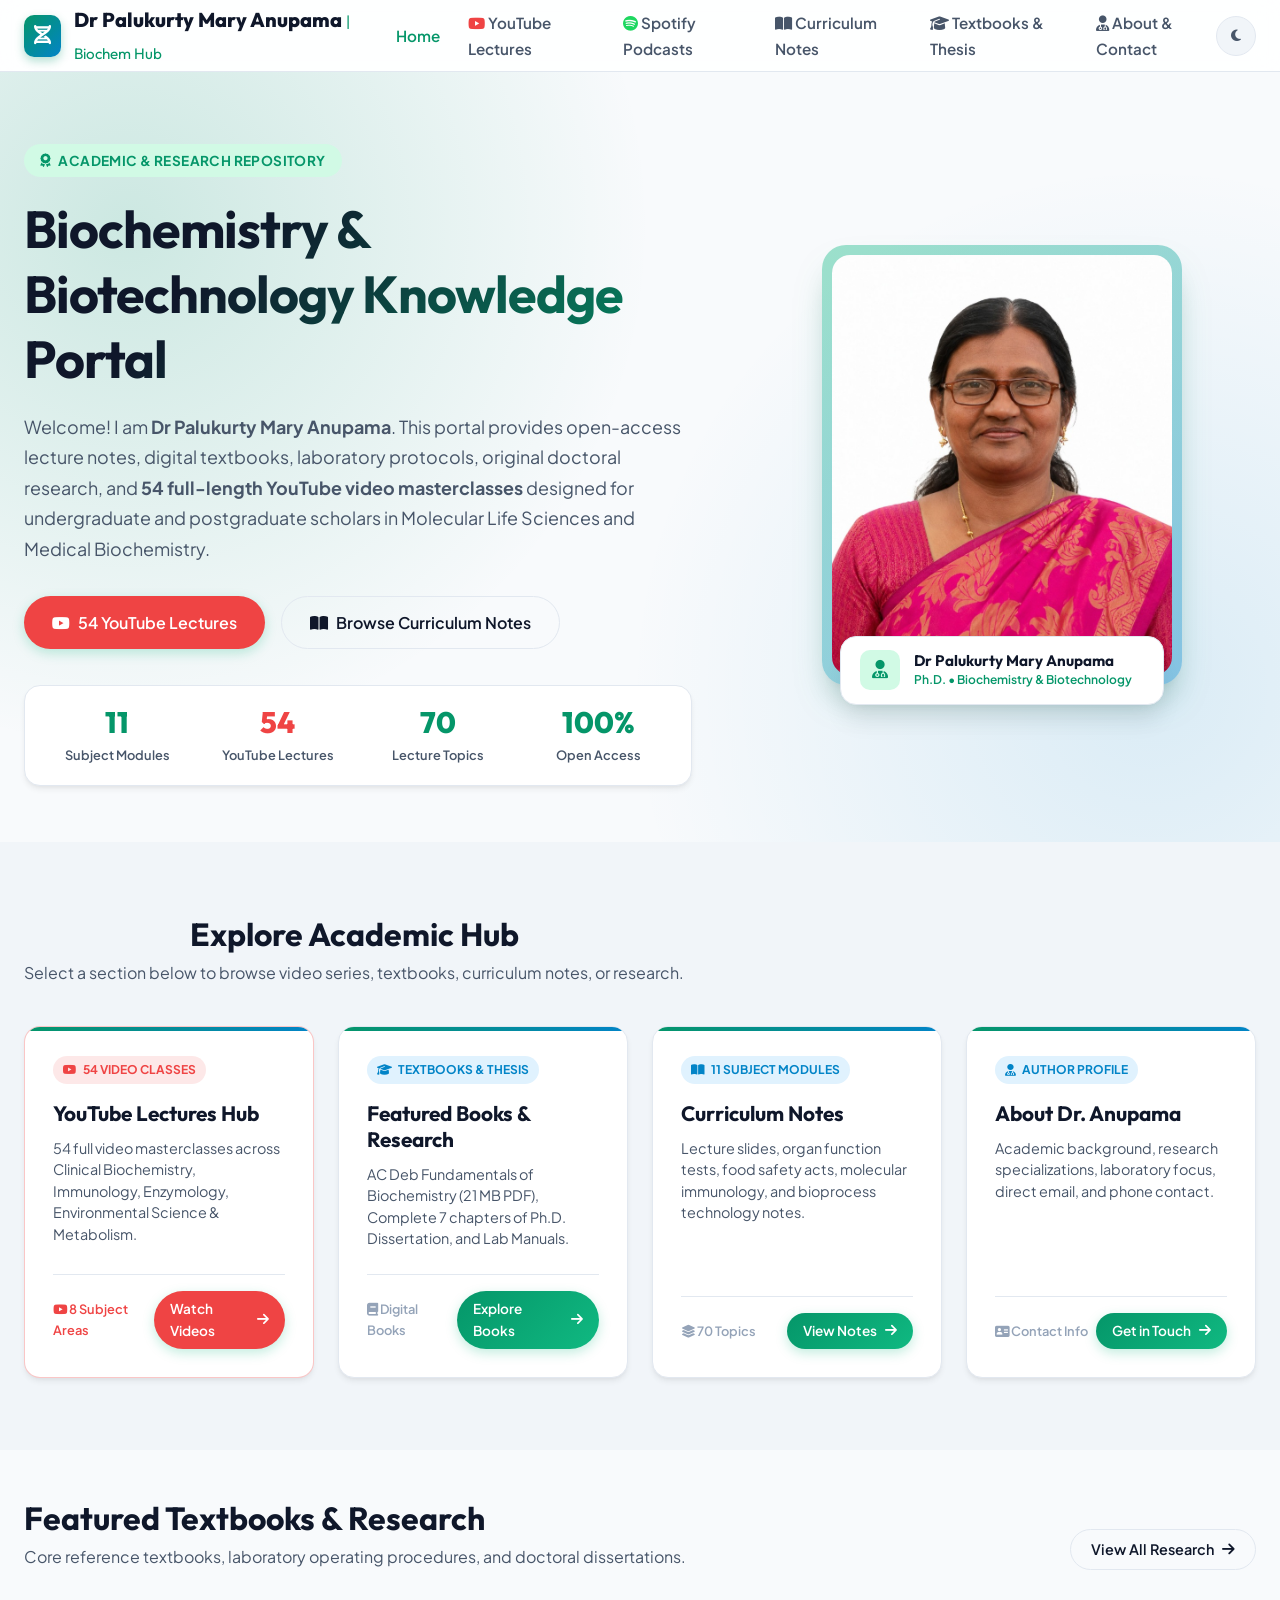
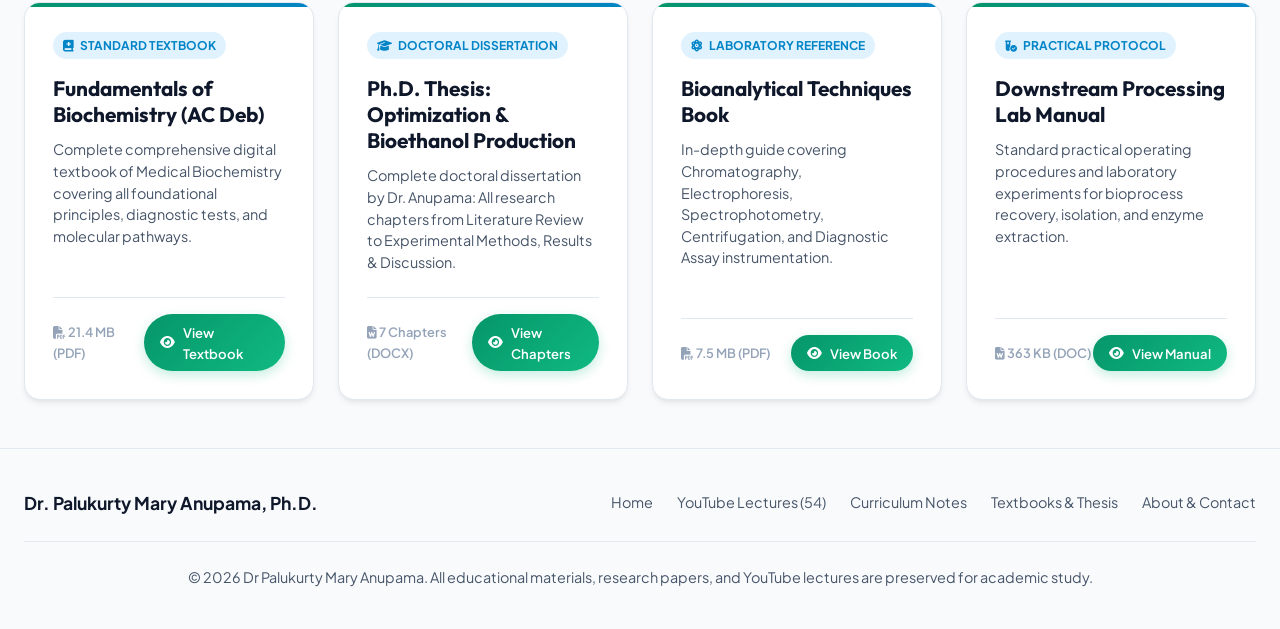
<file: index.html>
<!DOCTYPE html>
<html lang="en" data-theme="light">
<head>
  <meta charset="UTF-8">
  <meta name="viewport" content="width=device-width, initial-scale=1.0">
  <title>Dr Palukurty Mary Anupama | Biochemistry & Biotechnology Academic Portal</title>
  <meta name="description" content="Official academic portal of Dr Palukurty Mary Anupama: 54 YouTube video lectures, digital textbooks, laboratory manuals, and research dissertations.">
  <meta name="keywords" content="Dr Palukurty Mary Anupama, Biochemistry, Biotechnology, AC Deb, Ph.D. Thesis, YouTube Lectures">
  <link rel="canonical" href="https://dranupamalifesciences.com/">
  <link rel="preconnect" href="https://fonts.googleapis.com">
  <link rel="preconnect" href="https://fonts.gstatic.com" crossorigin>
  <link href="https://fonts.googleapis.com/css2?family=Outfit:wght@400;500;600;700;800&family=Plus+Jakarta+Sans:wght@400;500;600;700&display=swap" rel="stylesheet">
  <link rel="stylesheet" href="https://cdnjs.cloudflare.com/ajax/libs/font-awesome/6.5.1/css/all.min.css">
  <link rel="stylesheet" href="style.css">
</head>
<body>
  
  <header class="navbar">
    <div class="container">
      <a href="index.html" class="brand-logo">
        <div class="brand-icon-wrapper">
          <i class="fa-solid fa-dna"></i>
        </div>
        <span>Dr Palukurty Mary Anupama <span style="font-weight: 400; color: var(--primary); font-size: 0.95rem;">| Biochem Hub</span></span>
      </a>
      
      <nav>
        <ul class="nav-links">
          <li><a href="index.html" class="nav-link active">Home</a></li><li><a href="youtube.html" class="nav-link"><i class="fa-brands fa-youtube" style="color: #ef4444;"></i> YouTube Lectures</a></li>
          <li><a href="spotify.html" class="nav-link"><i class="fa-brands fa-spotify" style="color: #1ed760;"></i> Spotify Podcasts</a></li><li><a href="curriculum.html" class="nav-link"><i class="fa-solid fa-book-open"></i> Curriculum Notes</a></li><li><a href="research.html" class="nav-link"><i class="fa-solid fa-graduation-cap"></i> Textbooks & Thesis</a></li><li><a href="about.html" class="nav-link"><i class="fa-solid fa-user-doctor"></i> About & Contact</a></li>
        </ul>
      </nav>
      
      <div class="nav-actions">
        <button id="themeToggle" class="btn-theme-toggle" title="Toggle Light/Dark Theme" aria-label="Toggle Theme">
          <i class="fa-solid fa-moon"></i>
        </button>
      </div>
    </div>
  </header>


  <!-- Hero Section -->
  <section class="hero-section">
    <div class="container">
      <div class="hero-grid">
        <div class="hero-content">
          <div class="hero-badge">
            <i class="fa-solid fa-award"></i> Academic & Research Repository
          </div>
          <h1 class="hero-title">Biochemistry & Biotechnology Knowledge Portal</h1>
          <p class="hero-subtitle">
            Welcome! I am <strong>Dr Palukurty Mary Anupama</strong>. This portal provides open-access lecture notes, digital textbooks, laboratory protocols, original doctoral research, and <strong>54 full-length YouTube video masterclasses</strong> designed for undergraduate and postgraduate scholars in Molecular Life Sciences and Medical Biochemistry.
          </p>
          
          <div style="display: flex; gap: 1rem; flex-wrap: wrap;">
            <a href="youtube.html" class="btn-primary" style="padding: 0.8rem 1.75rem; font-size: 1rem; background: #ef4444; border-color: #ef4444;">
              <i class="fa-brands fa-youtube"></i> 54 YouTube Lectures
            </a>
            <a href="curriculum.html" class="btn-outline" style="padding: 0.8rem 1.75rem; font-size: 1rem;">
              <i class="fa-solid fa-book-open"></i> Browse Curriculum Notes
            </a>
          </div>

          <div class="hero-stats">
            <div class="stat-item">
              <div class="stat-value">11</div>
              <div class="stat-label">Subject Modules</div>
            </div>
            <div class="stat-item">
              <div class="stat-value" style="color: #ef4444;">54</div>
              <div class="stat-label">YouTube Lectures</div>
            </div>
            <div class="stat-item">
              <div class="stat-value">70</div>
              <div class="stat-label">Lecture Topics</div>
            </div>
            <div class="stat-item">
              <div class="stat-value">100%</div>
              <div class="stat-label">Open Access</div>
            </div>
          </div>
        </div>

        <div class="hero-portrait-card">
          <div class="portrait-frame">
            <img src="dr_anupama.jpg" alt="Dr Palukurty Mary Anupama - Ph.D. in Biochemistry & Biotechnology" class="portrait-img">
            <div class="portrait-badge-overlay">
              <div class="badge-icon">
                <i class="fa-solid fa-user-doctor"></i>
              </div>
              <div>
                <div class="badge-name">Dr Palukurty Mary Anupama</div>
                <div class="badge-sub">Ph.D. • Biochemistry & Biotechnology</div>
              </div>
            </div>
          </div>
        </div>
      </div>
    </div>
  </section>

  <!-- Portal Navigation Hub Cards -->
  <section style="padding: 4.5rem 0; background: var(--bg-surface-subtle);">
    <div class="container">
      <div class="section-header" style="text-align: center; margin-bottom: 2.5rem;">
        <div>
          <h2 class="section-title">Explore Academic Hub</h2>
          <p class="section-subtitle">Select a section below to browse video series, textbooks, curriculum notes, or research.</p>
        </div>
      </div>

      <div style="display: grid; grid-template-columns: repeat(auto-fit, minmax(260px, 1fr)); gap: 1.5rem;">
        <a href="youtube.html" class="spotlight-card" style="text-decoration: none; color: inherit; border-color: rgba(239, 68, 68, 0.3);">
          <div>
            <div class="spotlight-badge" style="background: rgba(239, 68, 68, 0.12); color: #ef4444;">
              <i class="fa-brands fa-youtube"></i> 54 Video Classes
            </div>
            <h3 class="spotlight-title">YouTube Lectures Hub</h3>
            <p class="spotlight-desc">54 full video masterclasses across Clinical Biochemistry, Immunology, Enzymology, Environmental Science & Metabolism.</p>
          </div>
          <div class="spotlight-footer">
            <span class="file-meta-pill" style="color: #ef4444;"><i class="fa-brands fa-youtube"></i> 8 Subject Areas</span>
            <span class="btn-primary" style="padding: 0.45rem 1rem; font-size: 0.85rem; background: #ef4444; border-color: #ef4444;">
              Watch Videos <i class="fa-solid fa-arrow-right"></i>
            </span>
          </div>
        </a>

        <a href="research.html" class="spotlight-card" style="text-decoration: none; color: inherit;">
          <div>
            <div class="spotlight-badge">
              <i class="fa-solid fa-graduation-cap"></i> Textbooks & Thesis
            </div>
            <h3 class="spotlight-title">Featured Books & Research</h3>
            <p class="spotlight-desc">AC Deb Fundamentals of Biochemistry (21 MB PDF), Complete 7 chapters of Ph.D. Dissertation, and Lab Manuals.</p>
          </div>
          <div class="spotlight-footer">
            <span class="file-meta-pill"><i class="fa-solid fa-book"></i> Digital Books</span>
            <span class="btn-primary" style="padding: 0.45rem 1rem; font-size: 0.85rem;">
              Explore Books <i class="fa-solid fa-arrow-right"></i>
            </span>
          </div>
        </a>

        <a href="curriculum.html" class="spotlight-card" style="text-decoration: none; color: inherit;">
          <div>
            <div class="spotlight-badge">
              <i class="fa-solid fa-book-open"></i> 11 Subject Modules
            </div>
            <h3 class="spotlight-title">Curriculum Notes</h3>
            <p class="spotlight-desc">Lecture slides, organ function tests, food safety acts, molecular immunology, and bioprocess technology notes.</p>
          </div>
          <div class="spotlight-footer">
            <span class="file-meta-pill"><i class="fa-solid fa-layer-group"></i> 70 Topics</span>
            <span class="btn-primary" style="padding: 0.45rem 1rem; font-size: 0.85rem;">
              View Notes <i class="fa-solid fa-arrow-right"></i>
            </span>
          </div>
        </a>

        <a href="about.html" class="spotlight-card" style="text-decoration: none; color: inherit;">
          <div>
            <div class="spotlight-badge">
              <i class="fa-solid fa-user-doctor"></i> Author Profile
            </div>
            <h3 class="spotlight-title">About Dr. Anupama</h3>
            <p class="spotlight-desc">Academic background, research specializations, laboratory focus, direct email, and phone contact.</p>
          </div>
          <div class="spotlight-footer">
            <span class="file-meta-pill"><i class="fa-solid fa-address-card"></i> Contact Info</span>
            <span class="btn-primary" style="padding: 0.45rem 1rem; font-size: 0.85rem;">
              Get in Touch <i class="fa-solid fa-arrow-right"></i>
            </span>
          </div>
        </a>
      </div>
    </div>
  </section>

  <!-- Featured Spotlight Section (Pre-Rendered Directly in HTML) -->
  <section class="spotlight-section">
    <div class="container">
      <div class="section-header">
        <div>
          <h2 class="section-title">Featured Textbooks & Research</h2>
          <p class="section-subtitle">Core reference textbooks, laboratory operating procedures, and doctoral dissertations.</p>
        </div>
        <a href="research.html" class="btn-outline" style="padding: 0.5rem 1.25rem;">View All Research <i class="fa-solid fa-arrow-right"></i></a>
      </div>

      <div class="spotlight-grid">
        <div class="spotlight-card">
          <div>
            <div class="spotlight-badge">
              <i class="fa-solid fa-book-medical"></i> Standard Textbook
            </div>
            <h3 class="spotlight-title">Fundamentals of Biochemistry (AC Deb)</h3>
            <p class="spotlight-desc">Complete comprehensive digital textbook of Medical Biochemistry covering all foundational principles, diagnostic tests, and molecular pathways.</p>
          </div>
          <div class="spotlight-footer">
            <span class="file-meta-pill"><i class="fa-solid fa-file-pdf"></i> 21.4 MB (PDF)</span>
            <a href="materials/Clinical%20Biochemistry/fundamentals%20of%20bochemistry%20by%20AC%20Deb.pdf" target="_blank" rel="noopener noreferrer" class="btn-primary" style="padding: 0.45rem 1rem; font-size: 0.82rem; cursor:pointer; border:none;" style="padding: 0.45rem 1rem; font-size: 0.82rem; text-decoration: none;"><i class="fa-solid fa-eye"></i> View Textbook
            </a>
          </div>
        </div>

        <div class="spotlight-card">
          <div>
            <div class="spotlight-badge">
              <i class="fa-solid fa-graduation-cap"></i> Doctoral Dissertation
            </div>
            <h3 class="spotlight-title">Ph.D. Thesis: Optimization & Bioethanol Production</h3>
            <p class="spotlight-desc">Complete doctoral dissertation by Dr. Anupama: All research chapters from Literature Review to Experimental Methods, Results & Discussion.</p>
          </div>
          <div class="spotlight-footer">
            <span class="file-meta-pill"><i class="fa-solid fa-file-word"></i> 7 Chapters (DOCX)</span>
            <a href="research.html" class="btn-primary" style="padding: 0.45rem 1rem; font-size: 0.82rem; text-decoration:none;">
              <i class="fa-solid fa-eye"></i> View Chapters
            </a>
          </div>
        </div>

        <div class="spotlight-card">
          <div>
            <div class="spotlight-badge">
              <i class="fa-solid fa-atom"></i> Laboratory Reference
            </div>
            <h3 class="spotlight-title">Bioanalytical Techniques Book</h3>
            <p class="spotlight-desc">In-depth guide covering Chromatography, Electrophoresis, Spectrophotometry, Centrifugation, and Diagnostic Assay instrumentation.</p>
          </div>
          <div class="spotlight-footer">
            <span class="file-meta-pill"><i class="fa-solid fa-file-pdf"></i> 7.5 MB (PDF)</span>
            <a href="materials/Bioanalytical%20Techniques%20Book/Analytical%20Techniques%20book.pdf" target="_blank" rel="noopener noreferrer" class="btn-primary" style="padding: 0.45rem 1rem; font-size: 0.82rem; cursor:pointer; border:none;" style="padding: 0.45rem 1rem; font-size: 0.82rem; text-decoration: none;"><i class="fa-solid fa-eye"></i> View Book
            </a>
          </div>
        </div>

        <div class="spotlight-card">
          <div>
            <div class="spotlight-badge">
              <i class="fa-solid fa-vial-circle-check"></i> Practical Protocol
            </div>
            <h3 class="spotlight-title">Downstream Processing Lab Manual</h3>
            <p class="spotlight-desc">Standard practical operating procedures and laboratory experiments for bioprocess recovery, isolation, and enzyme extraction.</p>
          </div>
          <div class="spotlight-footer">
            <span class="file-meta-pill"><i class="fa-solid fa-file-word"></i> 363 KB (DOC)</span>
            <a href="materials/Laboratory%20Manuals/Down%20stream%20processing%20lab%20manual.doc" target="_blank" rel="noopener noreferrer" class="btn-primary" style="padding: 0.45rem 1rem; font-size: 0.82rem; cursor:pointer; border:none;" style="padding: 0.45rem 1rem; font-size: 0.82rem; text-decoration: none;"><i class="fa-solid fa-eye"></i> View Manual
            </a>
          </div>
        </div>
      </div>
    </div>
  </section>

  
  <footer class="footer">
    <div class="container">
      <div style="display: flex; justify-content: space-between; align-items: center; flex-wrap: wrap; gap: 1rem; margin-bottom: 1.5rem; padding-bottom: 1.5rem; border-bottom: 1px solid var(--border-subtle);">
        <div style="font-weight: 700; font-size: 1.1rem; color: var(--text-main);">
          Dr. Palukurty Mary Anupama, Ph.D.
        </div>
        <div style="display: flex; gap: 1.5rem; flex-wrap: wrap;">
          <a href="index.html" style="color: var(--text-muted); text-decoration: none; font-size: 0.9rem;">Home</a>
          <a href="youtube.html" style="color: var(--text-muted); text-decoration: none; font-size: 0.9rem;">YouTube Lectures (54)</a>
          <a href="curriculum.html" style="color: var(--text-muted); text-decoration: none; font-size: 0.9rem;">Curriculum Notes</a>
          <a href="research.html" style="color: var(--text-muted); text-decoration: none; font-size: 0.9rem;">Textbooks & Thesis</a>
          <a href="about.html" style="color: var(--text-muted); text-decoration: none; font-size: 0.9rem;">About & Contact</a>
        </div>
      </div>
      <p>© 2026 Dr Palukurty Mary Anupama. All educational materials, research papers, and YouTube lectures are preserved for academic study.</p>
    </div>
  </footer>


  <script src="app.js"></script>
</body>
</html>
</file>
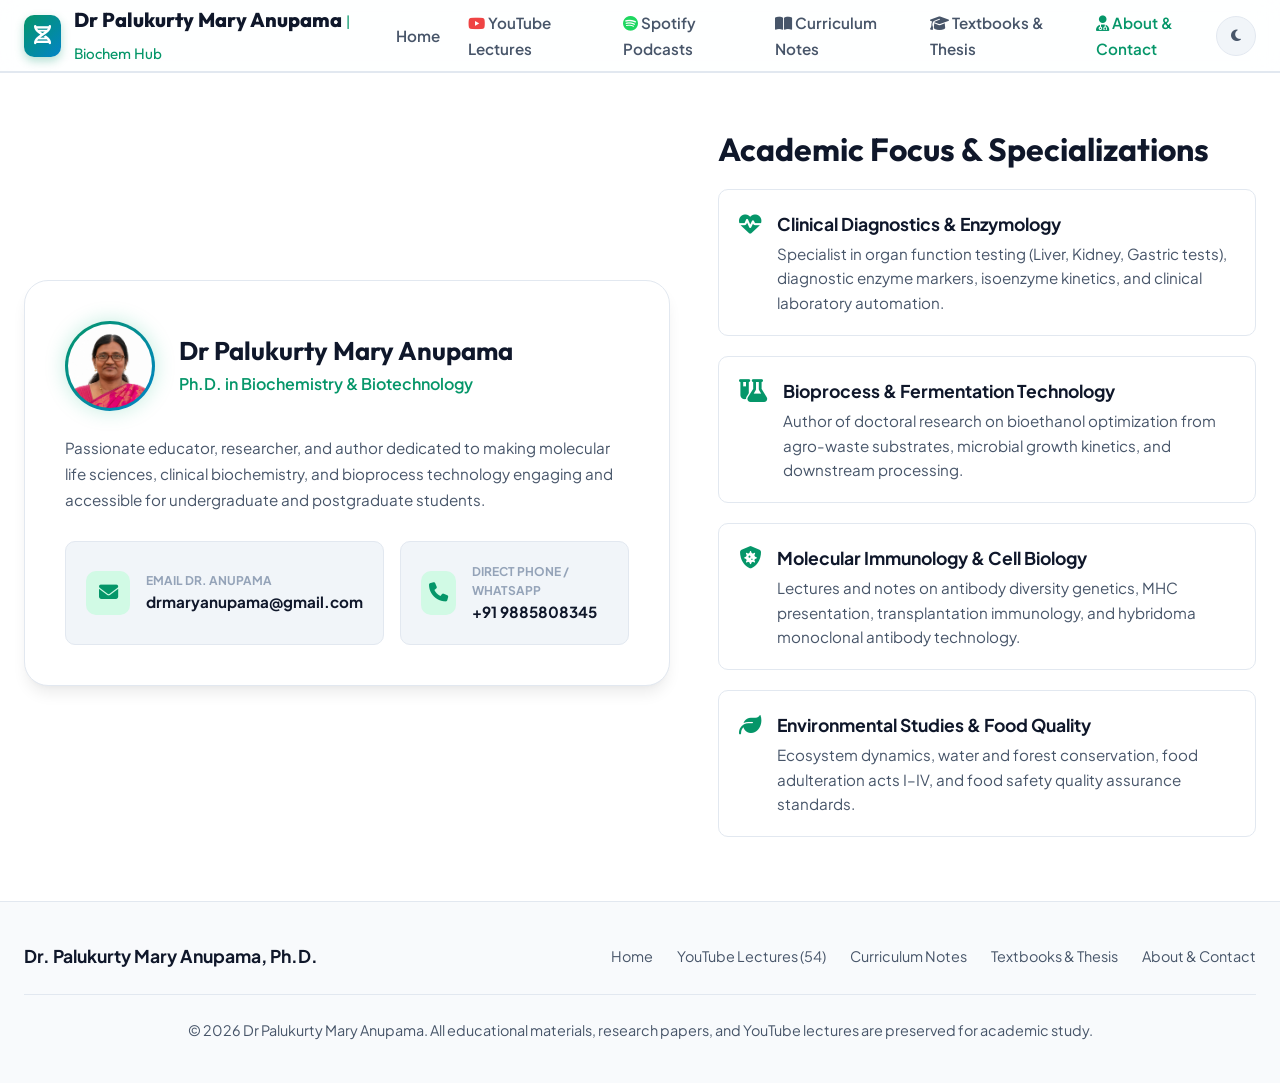
<file: about.html>
<!DOCTYPE html>
<html lang="en" data-theme="light">
<head>
  <meta charset="UTF-8">
  <meta name="viewport" content="width=device-width, initial-scale=1.0">
  <title>About Dr Palukurty Mary Anupama | Biochemistry & Biotechnology</title>
  <meta name="description" content="Academic profile, credentials, research focus, and contact details of Dr Palukurty Mary Anupama.">
  <link rel="canonical" href="https://dranupamalifesciences.com/about.html">
  <link rel="preconnect" href="https://fonts.googleapis.com">
  <link rel="preconnect" href="https://fonts.gstatic.com" crossorigin>
  <link href="https://fonts.googleapis.com/css2?family=Outfit:wght@400;500;600;700;800&family=Plus+Jakarta+Sans:wght@400;500;600;700&display=swap" rel="stylesheet">
  <link rel="stylesheet" href="https://cdnjs.cloudflare.com/ajax/libs/font-awesome/6.5.1/css/all.min.css">
  <link rel="stylesheet" href="style.css">
</head>
<body>
  
  <header class="navbar">
    <div class="container">
      <a href="index.html" class="brand-logo">
        <div class="brand-icon-wrapper">
          <i class="fa-solid fa-dna"></i>
        </div>
        <span>Dr Palukurty Mary Anupama <span style="font-weight: 400; color: var(--primary); font-size: 0.95rem;">| Biochem Hub</span></span>
      </a>
      
      <nav>
        <ul class="nav-links">
          <li><a href="index.html" class="nav-link">Home</a></li><li><a href="youtube.html" class="nav-link"><i class="fa-brands fa-youtube" style="color: #ef4444;"></i> YouTube Lectures</a></li>
          <li><a href="spotify.html" class="nav-link"><i class="fa-brands fa-spotify" style="color: #1ed760;"></i> Spotify Podcasts</a></li><li><a href="curriculum.html" class="nav-link"><i class="fa-solid fa-book-open"></i> Curriculum Notes</a></li><li><a href="research.html" class="nav-link"><i class="fa-solid fa-graduation-cap"></i> Textbooks & Thesis</a></li><li><a href="about.html" class="nav-link active"><i class="fa-solid fa-user-doctor"></i> About & Contact</a></li>
        </ul>
      </nav>
      
      <div class="nav-actions">
        <button id="themeToggle" class="btn-theme-toggle" title="Toggle Light/Dark Theme" aria-label="Toggle Theme">
          <i class="fa-solid fa-moon"></i>
        </button>
      </div>
    </div>
  </header>


  <section class="about-section" style="padding-top: 3.5rem; min-height: 85vh;">
    <div class="container">
      <div class="about-grid">
        <div class="profile-card">
          <div class="profile-header">
            <div class="avatar-wrapper">
              <img src="profile.jpg" alt="Dr Palukurty Mary Anupama" class="avatar-img">
            </div>
            <div>
              <h1 class="profile-name" style="font-size: 1.6rem;">Dr Palukurty Mary Anupama</h1>
              <div class="profile-title">Ph.D. in Biochemistry & Biotechnology</div>
            </div>
          </div>
          
          <p class="profile-bio">
            Passionate educator, researcher, and author dedicated to making molecular life sciences, clinical biochemistry, and bioprocess technology engaging and accessible for undergraduate and postgraduate students.
          </p>

          <div class="contact-cards-grid">
            <a href="mailto:drmaryanupama@gmail.com" class="contact-card">
              <div class="contact-icon">
                <i class="fa-solid fa-envelope"></i>
              </div>
              <div>
                <div class="contact-detail-label">Email Dr. Anupama</div>
                <div class="contact-detail-val">drmaryanupama@gmail.com</div>
              </div>
            </a>

            <a href="tel:+919885808345" class="contact-card">
              <div class="contact-icon">
                <i class="fa-solid fa-phone"></i>
              </div>
              <div>
                <div class="contact-detail-label">Direct Phone / WhatsApp</div>
                <div class="contact-detail-val">+91 9885808345</div>
              </div>
            </a>
          </div>
        </div>

        <div>
          <h2 style="font-size: 2rem; margin-bottom: 1.25rem;">Academic Focus & Specializations</h2>
          <ul style="list-style: none; display: flex; flex-direction: column; gap: 1.25rem;">
            <li style="display: flex; gap: 1rem; align-items: flex-start; background: var(--bg-surface); padding: 1.25rem; border-radius: var(--radius-md); border: 1px solid var(--border-subtle);">
              <i class="fa-solid fa-heart-pulse" style="color: var(--primary); font-size: 1.4rem; margin-top: 0.2rem;"></i>
              <div>
                <strong style="font-size: 1.1rem; color: var(--text-main);">Clinical Diagnostics & Enzymology</strong>
                <p style="color: var(--text-muted); font-size: 0.95rem; margin-top: 0.25rem;">Specialist in organ function testing (Liver, Kidney, Gastric tests), diagnostic enzyme markers, isoenzyme kinetics, and clinical laboratory automation.</p>
              </div>
            </li>
            
            <li style="display: flex; gap: 1rem; align-items: flex-start; background: var(--bg-surface); padding: 1.25rem; border-radius: var(--radius-md); border: 1px solid var(--border-subtle);">
              <i class="fa-solid fa-flask-vial" style="color: var(--primary); font-size: 1.4rem; margin-top: 0.2rem;"></i>
              <div>
                <strong style="font-size: 1.1rem; color: var(--text-main);">Bioprocess & Fermentation Technology</strong>
                <p style="color: var(--text-muted); font-size: 0.95rem; margin-top: 0.25rem;">Author of doctoral research on bioethanol optimization from agro-waste substrates, microbial growth kinetics, and downstream processing.</p>
              </div>
            </li>

            <li style="display: flex; gap: 1rem; align-items: flex-start; background: var(--bg-surface); padding: 1.25rem; border-radius: var(--radius-md); border: 1px solid var(--border-subtle);">
              <i class="fa-solid fa-shield-virus" style="color: var(--primary); font-size: 1.4rem; margin-top: 0.2rem;"></i>
              <div>
                <strong style="font-size: 1.1rem; color: var(--text-main);">Molecular Immunology & Cell Biology</strong>
                <p style="color: var(--text-muted); font-size: 0.95rem; margin-top: 0.25rem;">Lectures and notes on antibody diversity genetics, MHC presentation, transplantation immunology, and hybridoma monoclonal antibody technology.</p>
              </div>
            </li>

            <li style="display: flex; gap: 1rem; align-items: flex-start; background: var(--bg-surface); padding: 1.25rem; border-radius: var(--radius-md); border: 1px solid var(--border-subtle);">
              <i class="fa-solid fa-leaf" style="color: var(--primary); font-size: 1.4rem; margin-top: 0.2rem;"></i>
              <div>
                <strong style="font-size: 1.1rem; color: var(--text-main);">Environmental Studies & Food Quality</strong>
                <p style="color: var(--text-muted); font-size: 0.95rem; margin-top: 0.25rem;">Ecosystem dynamics, water and forest conservation, food adulteration acts I–IV, and food safety quality assurance standards.</p>
              </div>
            </li>
          </ul>
        </div>
      </div>
    </div>
  </section>

  
  <footer class="footer">
    <div class="container">
      <div style="display: flex; justify-content: space-between; align-items: center; flex-wrap: wrap; gap: 1rem; margin-bottom: 1.5rem; padding-bottom: 1.5rem; border-bottom: 1px solid var(--border-subtle);">
        <div style="font-weight: 700; font-size: 1.1rem; color: var(--text-main);">
          Dr. Palukurty Mary Anupama, Ph.D.
        </div>
        <div style="display: flex; gap: 1.5rem; flex-wrap: wrap;">
          <a href="index.html" style="color: var(--text-muted); text-decoration: none; font-size: 0.9rem;">Home</a>
          <a href="youtube.html" style="color: var(--text-muted); text-decoration: none; font-size: 0.9rem;">YouTube Lectures (54)</a>
          <a href="curriculum.html" style="color: var(--text-muted); text-decoration: none; font-size: 0.9rem;">Curriculum Notes</a>
          <a href="research.html" style="color: var(--text-muted); text-decoration: none; font-size: 0.9rem;">Textbooks & Thesis</a>
          <a href="about.html" style="color: var(--text-muted); text-decoration: none; font-size: 0.9rem;">About & Contact</a>
        </div>
      </div>
      <p>© 2026 Dr Palukurty Mary Anupama. All educational materials, research papers, and YouTube lectures are preserved for academic study.</p>
    </div>
  </footer>


  <script src="app.js"></script>
</body>
</html>
</file>
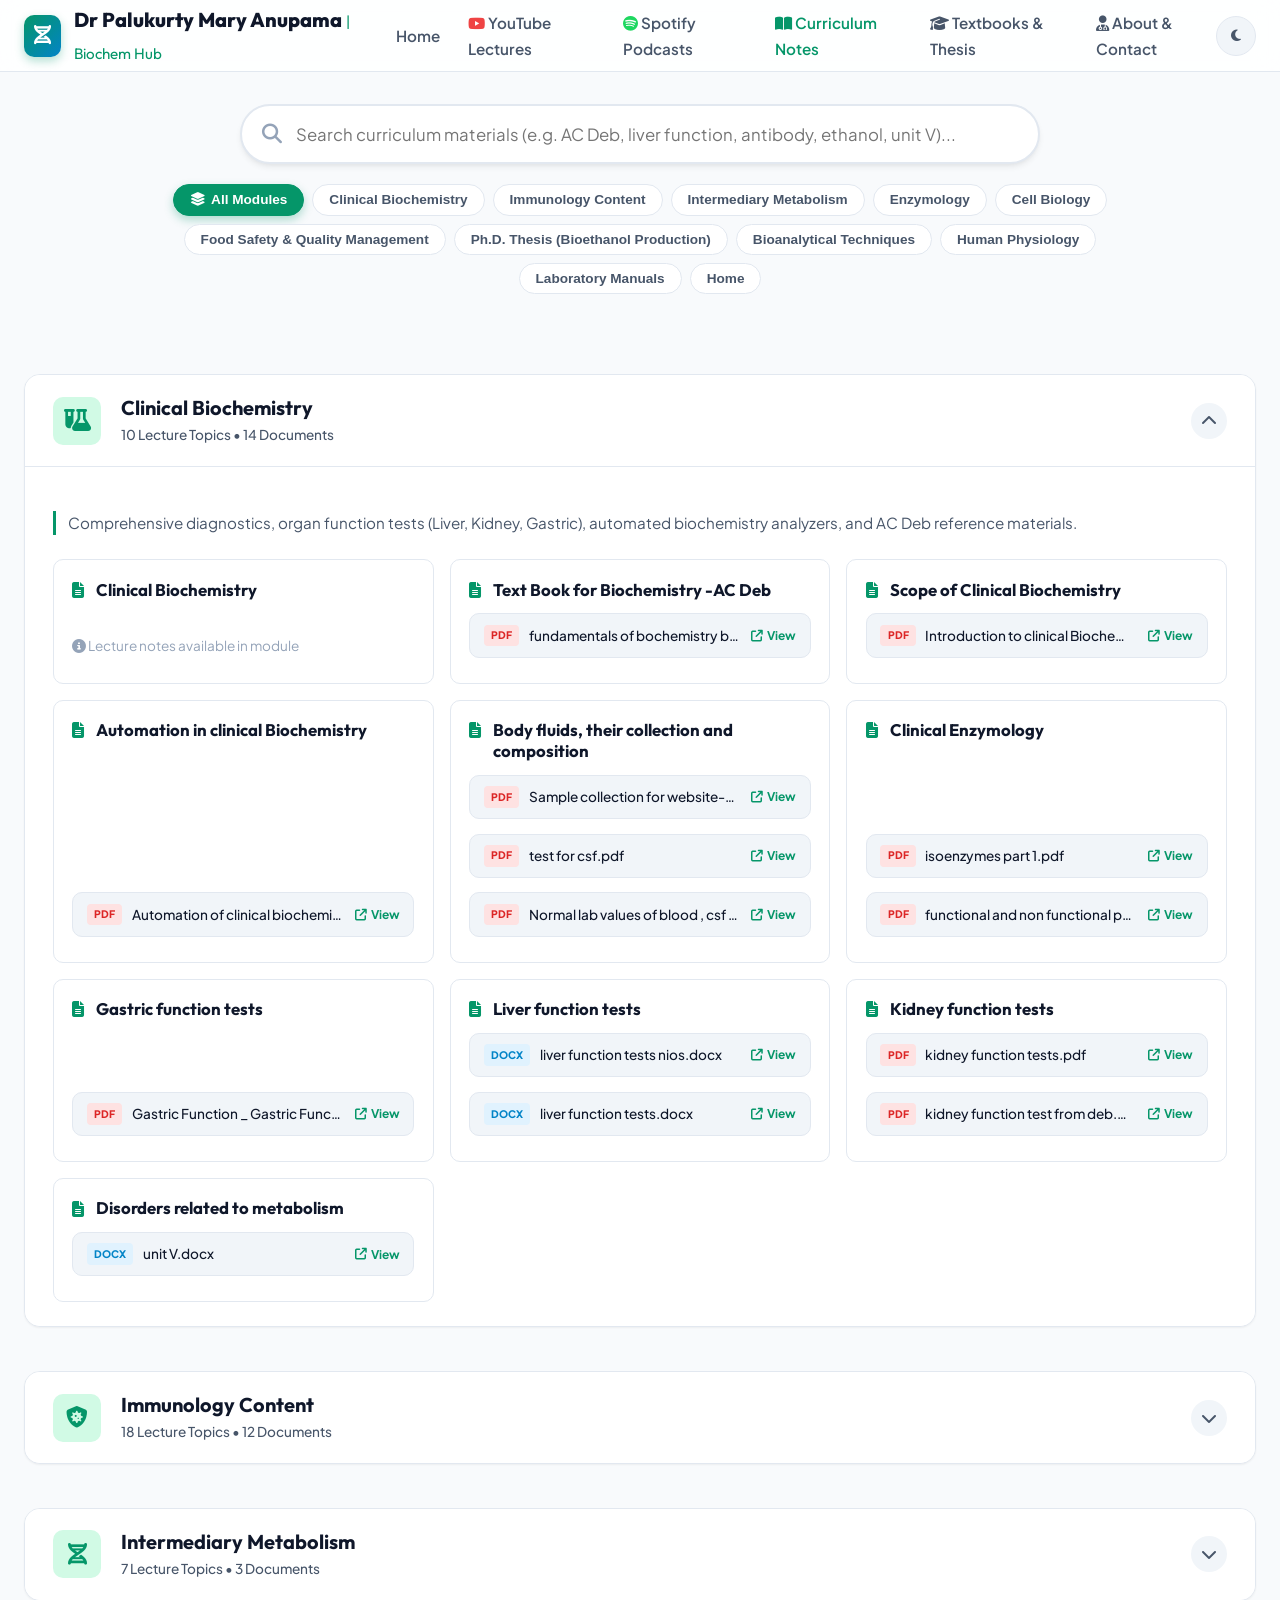
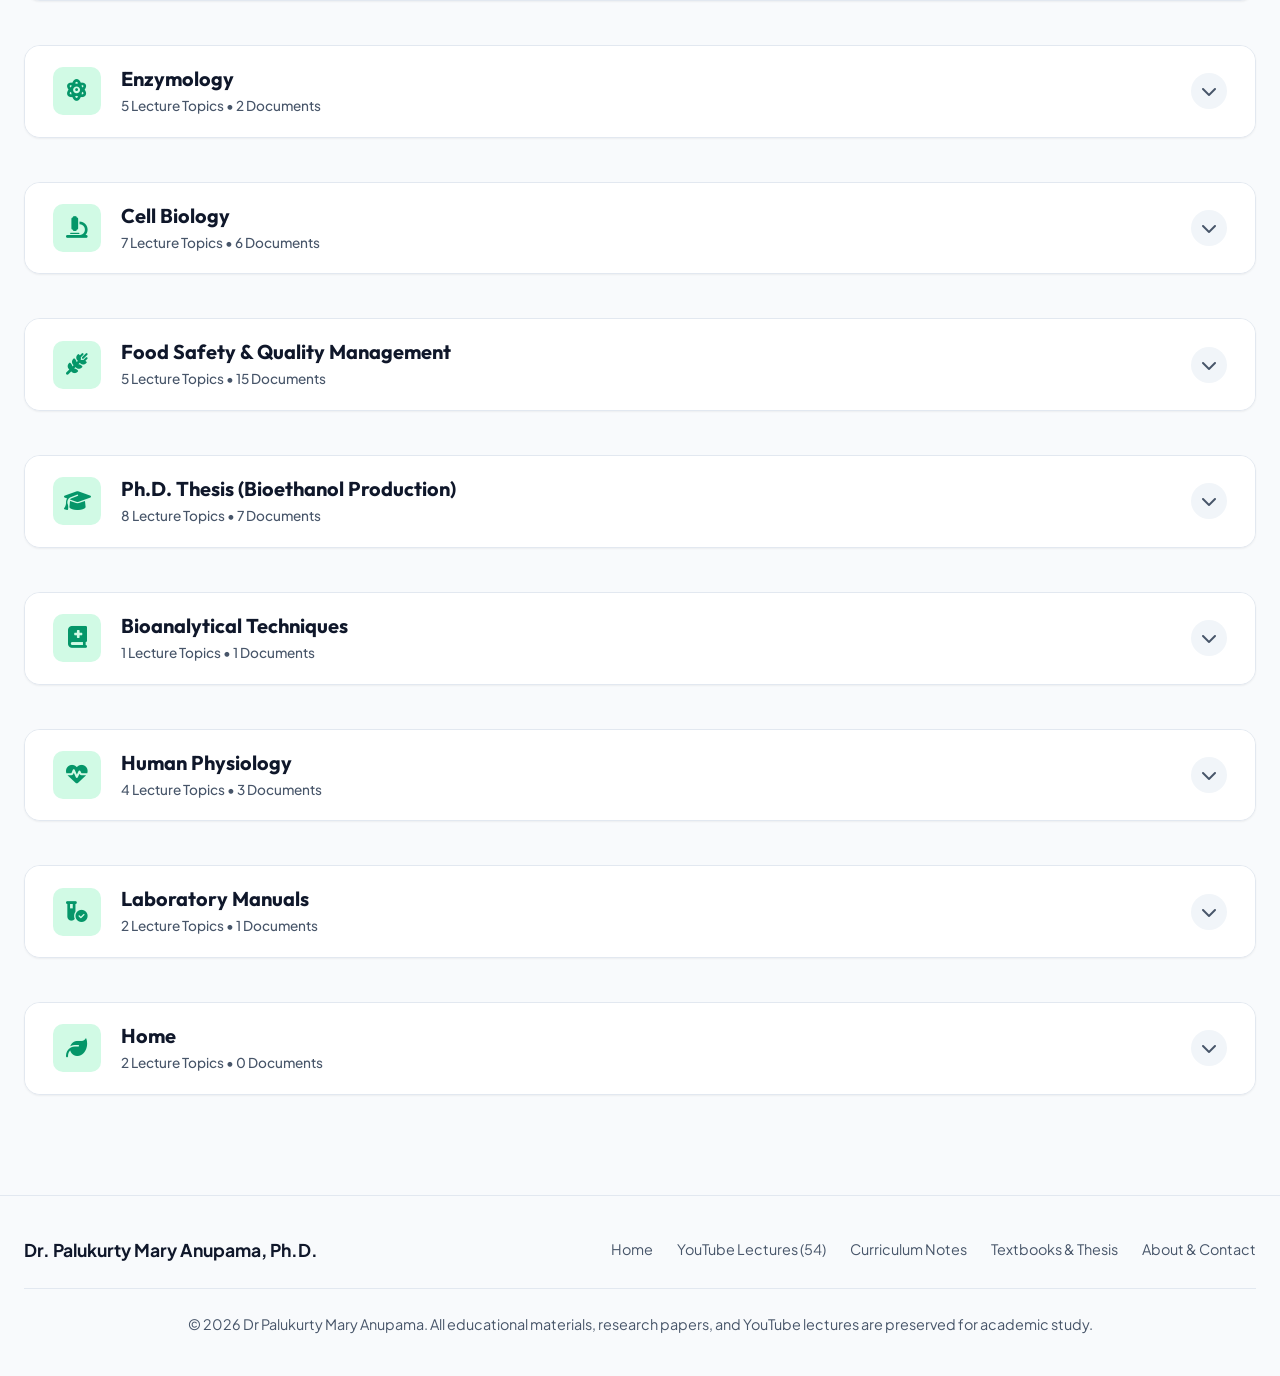
<file: curriculum.html>
<!DOCTYPE html>
<html lang="en" data-theme="light">
<head>
  <meta charset="UTF-8">
  <meta name="viewport" content="width=device-width, initial-scale=1.0">
  <title>Curriculum Notes & Study Materials | Dr Palukurty Mary Anupama</title>
  <meta name="description" content="Browse 11 subject modules, lecture slides, and laboratory protocols by Dr Palukurty Mary Anupama.">
  <link rel="canonical" href="https://dranupamalifesciences.com/curriculum.html">
  <link rel="preconnect" href="https://fonts.googleapis.com">
  <link rel="preconnect" href="https://fonts.gstatic.com" crossorigin>
  <link href="https://fonts.googleapis.com/css2?family=Outfit:wght@400;500;600;700;800&family=Plus+Jakarta+Sans:wght@400;500;600;700&display=swap" rel="stylesheet">
  <link rel="stylesheet" href="https://cdnjs.cloudflare.com/ajax/libs/font-awesome/6.5.1/css/all.min.css">
  <link rel="stylesheet" href="style.css">
  <style>
    /* Direct self-contained overrides to guarantee functionality */
    .category-header {
      cursor: pointer !important;
      user-select: none;
    }
    .category-header:hover {
      background: var(--bg-surface-subtle) !important;
    }
    .file-item-btn {
      display: flex;
      align-items: center;
      justify-content: space-between;
      gap: 0.75rem;
      padding: 0.65rem 0.85rem;
      background: var(--bg-surface-subtle);
      border: 1px solid var(--border-subtle);
      border-radius: var(--radius-md);
      color: var(--text-main);
      text-decoration: none;
      transition: all 0.2s ease;
      margin-bottom: 0.4rem;
    }
    .file-item-btn:hover {
      background: var(--bg-surface);
      border-color: var(--primary);
      transform: translateY(-2px);
      box-shadow: var(--shadow-sm);
    }
    .file-btn-left {
      display: flex;
      align-items: center;
      gap: 0.6rem;
      overflow: hidden;
      font-size: 0.85rem;
      font-weight: 500;
    }
    .ext-badge {
      font-size: 0.65rem;
      font-weight: 800;
      text-transform: uppercase;
      padding: 0.15rem 0.45rem;
      border-radius: 4px;
      flex-shrink: 0;
    }
    .ext-pdf { background: #fee2e2; color: #dc2626; }
    .ext-docx, .ext-doc { background: #e0f2fe; color: #0284c7; }
    .ext-pptx, .ext-ppt { background: #ffedd5; color: #ea580c; }
  </style>
</head>
<body>
  
  <header class="navbar">
    <div class="container">
      <a href="index.html" class="brand-logo">
        <div class="brand-icon-wrapper">
          <i class="fa-solid fa-dna"></i>
        </div>
        <span>Dr Palukurty Mary Anupama <span style="font-weight: 400; color: var(--primary); font-size: 0.95rem;">| Biochem Hub</span></span>
      </a>
      
      <nav>
        <ul class="nav-links">
          <li><a href="index.html" class="nav-link">Home</a></li>
          <li><a href="youtube.html" class="nav-link"><i class="fa-brands fa-youtube" style="color: #ef4444;"></i> YouTube Lectures</a></li>
          <li><a href="spotify.html" class="nav-link"><i class="fa-brands fa-spotify" style="color: #1ed760;"></i> Spotify Podcasts</a></li>
          <li><a href="curriculum.html" class="nav-link active"><i class="fa-solid fa-book-open"></i> Curriculum Notes</a></li>
          <li><a href="research.html" class="nav-link"><i class="fa-solid fa-graduation-cap"></i> Textbooks & Thesis</a></li>
          <li><a href="about.html" class="nav-link"><i class="fa-solid fa-user-doctor"></i> About & Contact</a></li>
        </ul>
      </nav>
      
      <div class="nav-actions">
        <button id="themeToggle" class="btn-theme-toggle" title="Toggle Light/Dark Theme" aria-label="Toggle Theme">
          <i class="fa-solid fa-moon"></i>
        </button>
      </div>
    </div>
  </header>

  <section class="search-section" style="padding-top: 2rem;">
    <div class="container">
      <div class="search-bar-wrapper">
        <i class="fa-solid fa-magnifying-glass search-icon"></i>
        <input type="text" id="searchInput" class="search-input" oninput="searchCurriculum(this.value)" placeholder="Search curriculum materials (e.g. AC Deb, liver function, antibody, ethanol, unit V)...">
        <button id="clearSearchBtn" class="clear-search-btn" onclick="clearCurriculumSearch()" title="Clear Search">
          <i class="fa-solid fa-xmark"></i>
        </button>
      </div>

      <div class="category-pills" id="categoryPills">
        <button class="pill-btn active" onclick="filterCurriculumCategory('all', this)"><i class="fa-solid fa-layer-group"></i> All Modules</button><button class="pill-btn" onclick="filterCurriculumCategory('cat-1', this)">Clinical Biochemistry</button><button class="pill-btn" onclick="filterCurriculumCategory('cat-2', this)">Immunology Content</button><button class="pill-btn" onclick="filterCurriculumCategory('cat-3', this)">Intermediary Metabolism</button><button class="pill-btn" onclick="filterCurriculumCategory('cat-4', this)">Enzymology</button><button class="pill-btn" onclick="filterCurriculumCategory('cat-5', this)">Cell Biology</button><button class="pill-btn" onclick="filterCurriculumCategory('cat-6', this)">Food Safety & Quality Management</button><button class="pill-btn" onclick="filterCurriculumCategory('cat-7', this)">Ph.D. Thesis (Bioethanol Production)</button><button class="pill-btn" onclick="filterCurriculumCategory('cat-8', this)">Bioanalytical Techniques</button><button class="pill-btn" onclick="filterCurriculumCategory('cat-9', this)">Human Physiology</button><button class="pill-btn" onclick="filterCurriculumCategory('cat-10', this)">Laboratory Manuals</button><button class="pill-btn" onclick="filterCurriculumCategory('cat-11', this)">Home</button>
      </div>
    </div>
  </section>

  <section class="modules-section" style="padding-bottom: 5rem;">
    <div class="container">
      <div class="categories-container" id="categoriesContainer">
        
      <div class="category-card active" data-category="cat-1" style="margin-bottom: 1.25rem;">
        <div class="category-header" onclick="toggleCurriculumCard(this)" style="cursor: pointer; padding: 1.25rem 1.75rem; display: flex; align-items: center; justify-content: space-between; user-select: none;">
          <div class="category-title-wrap" style="display: flex; align-items: center; gap: 1.25rem;">
            <div class="category-icon-box" style="width: 48px; height: 48px; border-radius: var(--radius-md); background: var(--primary-light); color: var(--primary); display: flex; align-items: center; justify-content: center; font-size: 1.35rem; flex-shrink: 0;">
              <i class="fa-solid fa-flask-vial"></i>
            </div>
            <div>
              <h3 class="category-title" style="font-family: 'Outfit', sans-serif; font-size: 1.25rem; font-weight: 700; margin-bottom: 0.25rem;">Clinical Biochemistry</h3>
              <div class="category-subtitle" style="font-size: 0.85rem; color: var(--text-muted); font-weight: 500;">10 Lecture Topics • 14 Documents</div>
            </div>
          </div>
          <div class="category-toggle-icon" style="width: 36px; height: 36px; border-radius: 50%; background: var(--bg-surface-subtle); display: flex; align-items: center; justify-content: center; color: var(--text-muted); transition: transform 0.3s ease; transform: rotate(180deg);">
            <i class="fa-solid fa-chevron-down"></i>
          </div>
        </div>
        <div class="category-body" style="padding: 1.5rem 1.75rem; border-top: 1px solid var(--border-subtle); background: var(--bg-surface); display: block;">
          <p class="category-description" style="color: var(--text-muted); font-size: 0.95rem; margin-bottom: 1.5rem; padding-left: 0.75rem; border-left: 3px solid var(--primary);">Comprehensive diagnostics, organ function tests (Liver, Kidney, Gastric), automated biochemistry analyzers, and AC Deb reference materials.</p>
          <div class="topics-grid" style="display: grid; grid-template-columns: repeat(auto-fill, minmax(300px, 1fr)); gap: 1rem;">
            
          <div class="topic-item-card">
            <div class="topic-header">
              <i class="fa-solid fa-file-lines topic-icon"></i>
              <h4 class="topic-title">Clinical Biochemistry</h4>
            </div>
            <div class="files-list">
              <div style="font-size: 0.85rem; color: var(--text-subtle); padding: 0.5rem 0;"><i class="fa-solid fa-circle-info"></i> Lecture notes available in module</div>
            </div>
          </div>
        
          <div class="topic-item-card">
            <div class="topic-header">
              <i class="fa-solid fa-file-lines topic-icon"></i>
              <h4 class="topic-title">Text Book for Biochemistry -AC Deb</h4>
            </div>
            <div class="files-list">
              
              <a href="materials/Clinical%20Biochemistry/fundamentals%20of%20bochemistry%20by%20AC%20Deb.pdf" target="_blank" rel="noopener noreferrer" class="file-item-btn" title="View fundamentals of bochemistry by AC Deb.pdf">
                <div class="file-btn-left">
                  <span class="ext-badge ext-pdf">pdf</span>
                  <span style="overflow:hidden; text-overflow:ellipsis; white-space:nowrap;">fundamentals of bochemistry by AC Deb.pdf</span>
                </div>
                <span style="font-size:0.75rem; color:var(--primary); font-weight:700; flex-shrink:0; display:inline-flex; align-items:center; gap:0.25rem;">
                  <i class="fa-solid fa-arrow-up-right-from-square"></i> View
                </span>
              </a>
            
            </div>
          </div>
        
          <div class="topic-item-card">
            <div class="topic-header">
              <i class="fa-solid fa-file-lines topic-icon"></i>
              <h4 class="topic-title">Scope of Clinical Biochemistry</h4>
            </div>
            <div class="files-list">
              
              <a href="materials/Clinical%20Biochemistry/Introduction%20to%20clinical%20Biochemistry.pdf" target="_blank" rel="noopener noreferrer" class="file-item-btn" title="View Introduction to clinical Biochemistry.pdf">
                <div class="file-btn-left">
                  <span class="ext-badge ext-pdf">pdf</span>
                  <span style="overflow:hidden; text-overflow:ellipsis; white-space:nowrap;">Introduction to clinical Biochemistry.pdf</span>
                </div>
                <span style="font-size:0.75rem; color:var(--primary); font-weight:700; flex-shrink:0; display:inline-flex; align-items:center; gap:0.25rem;">
                  <i class="fa-solid fa-arrow-up-right-from-square"></i> View
                </span>
              </a>
            
            </div>
          </div>
        
          <div class="topic-item-card">
            <div class="topic-header">
              <i class="fa-solid fa-file-lines topic-icon"></i>
              <h4 class="topic-title">Automation in clinical Biochemistry</h4>
            </div>
            <div class="files-list">
              
              <a href="materials/Clinical%20Biochemistry/Automation%20of%20clinical%20biochemistry.pdf" target="_blank" rel="noopener noreferrer" class="file-item-btn" title="View Automation of clinical biochemistry.pdf">
                <div class="file-btn-left">
                  <span class="ext-badge ext-pdf">pdf</span>
                  <span style="overflow:hidden; text-overflow:ellipsis; white-space:nowrap;">Automation of clinical biochemistry.pdf</span>
                </div>
                <span style="font-size:0.75rem; color:var(--primary); font-weight:700; flex-shrink:0; display:inline-flex; align-items:center; gap:0.25rem;">
                  <i class="fa-solid fa-arrow-up-right-from-square"></i> View
                </span>
              </a>
            
            </div>
          </div>
        
          <div class="topic-item-card">
            <div class="topic-header">
              <i class="fa-solid fa-file-lines topic-icon"></i>
              <h4 class="topic-title">Body fluids, their collection and composition</h4>
            </div>
            <div class="files-list">
              
              <a href="materials/Clinical%20Biochemistry/Sample%20collection%20for%20website-converted.pdf" target="_blank" rel="noopener noreferrer" class="file-item-btn" title="View Sample collection for website-converted.pdf">
                <div class="file-btn-left">
                  <span class="ext-badge ext-pdf">pdf</span>
                  <span style="overflow:hidden; text-overflow:ellipsis; white-space:nowrap;">Sample collection for website-converted.pdf</span>
                </div>
                <span style="font-size:0.75rem; color:var(--primary); font-weight:700; flex-shrink:0; display:inline-flex; align-items:center; gap:0.25rem;">
                  <i class="fa-solid fa-arrow-up-right-from-square"></i> View
                </span>
              </a>
            
              <a href="materials/Clinical%20Biochemistry/test%20for%20csf.pdf" target="_blank" rel="noopener noreferrer" class="file-item-btn" title="View test for csf.pdf">
                <div class="file-btn-left">
                  <span class="ext-badge ext-pdf">pdf</span>
                  <span style="overflow:hidden; text-overflow:ellipsis; white-space:nowrap;">test for csf.pdf</span>
                </div>
                <span style="font-size:0.75rem; color:var(--primary); font-weight:700; flex-shrink:0; display:inline-flex; align-items:center; gap:0.25rem;">
                  <i class="fa-solid fa-arrow-up-right-from-square"></i> View
                </span>
              </a>
            
              <a href="materials/Clinical%20Biochemistry/Normal%20lab%20values%20of%20blood%20%2C%20csf%20and%20urine.pdf" target="_blank" rel="noopener noreferrer" class="file-item-btn" title="View Normal lab values of blood , csf and urine.pdf">
                <div class="file-btn-left">
                  <span class="ext-badge ext-pdf">pdf</span>
                  <span style="overflow:hidden; text-overflow:ellipsis; white-space:nowrap;">Normal lab values of blood , csf and urine.pdf</span>
                </div>
                <span style="font-size:0.75rem; color:var(--primary); font-weight:700; flex-shrink:0; display:inline-flex; align-items:center; gap:0.25rem;">
                  <i class="fa-solid fa-arrow-up-right-from-square"></i> View
                </span>
              </a>
            
            </div>
          </div>
        
          <div class="topic-item-card">
            <div class="topic-header">
              <i class="fa-solid fa-file-lines topic-icon"></i>
              <h4 class="topic-title">Clinical Enzymology</h4>
            </div>
            <div class="files-list">
              
              <a href="materials/Clinical%20Biochemistry/isoenzymes%20part%201.pdf" target="_blank" rel="noopener noreferrer" class="file-item-btn" title="View isoenzymes part 1.pdf">
                <div class="file-btn-left">
                  <span class="ext-badge ext-pdf">pdf</span>
                  <span style="overflow:hidden; text-overflow:ellipsis; white-space:nowrap;">isoenzymes part 1.pdf</span>
                </div>
                <span style="font-size:0.75rem; color:var(--primary); font-weight:700; flex-shrink:0; display:inline-flex; align-items:center; gap:0.25rem;">
                  <i class="fa-solid fa-arrow-up-right-from-square"></i> View
                </span>
              </a>
            
              <a href="materials/Clinical%20Biochemistry/functional%20and%20non%20functional%20pasma%20enzymes.pdf" target="_blank" rel="noopener noreferrer" class="file-item-btn" title="View functional and non functional pasma enzymes.pdf">
                <div class="file-btn-left">
                  <span class="ext-badge ext-pdf">pdf</span>
                  <span style="overflow:hidden; text-overflow:ellipsis; white-space:nowrap;">functional and non functional pasma enzymes.pdf</span>
                </div>
                <span style="font-size:0.75rem; color:var(--primary); font-weight:700; flex-shrink:0; display:inline-flex; align-items:center; gap:0.25rem;">
                  <i class="fa-solid fa-arrow-up-right-from-square"></i> View
                </span>
              </a>
            
            </div>
          </div>
        
          <div class="topic-item-card">
            <div class="topic-header">
              <i class="fa-solid fa-file-lines topic-icon"></i>
              <h4 class="topic-title">Gastric function tests</h4>
            </div>
            <div class="files-list">
              
              <a href="materials/Clinical%20Biochemistry/Gastric%20Function%20_%20Gastric%20Function%20Test%20_%20Gastric%20Secretion.pdf" target="_blank" rel="noopener noreferrer" class="file-item-btn" title="View Gastric Function _ Gastric Function Test _ Gastric Secretion.pdf">
                <div class="file-btn-left">
                  <span class="ext-badge ext-pdf">pdf</span>
                  <span style="overflow:hidden; text-overflow:ellipsis; white-space:nowrap;">Gastric Function _ Gastric Function Test _ Gastric Secretion.pdf</span>
                </div>
                <span style="font-size:0.75rem; color:var(--primary); font-weight:700; flex-shrink:0; display:inline-flex; align-items:center; gap:0.25rem;">
                  <i class="fa-solid fa-arrow-up-right-from-square"></i> View
                </span>
              </a>
            
            </div>
          </div>
        
          <div class="topic-item-card">
            <div class="topic-header">
              <i class="fa-solid fa-file-lines topic-icon"></i>
              <h4 class="topic-title">Liver function tests</h4>
            </div>
            <div class="files-list">
              
              <a href="materials/Clinical%20Biochemistry/liver%20function%20tests%20nios.docx" target="_blank" rel="noopener noreferrer" class="file-item-btn" title="View liver function tests nios.docx">
                <div class="file-btn-left">
                  <span class="ext-badge ext-docx">docx</span>
                  <span style="overflow:hidden; text-overflow:ellipsis; white-space:nowrap;">liver function tests nios.docx</span>
                </div>
                <span style="font-size:0.75rem; color:var(--primary); font-weight:700; flex-shrink:0; display:inline-flex; align-items:center; gap:0.25rem;">
                  <i class="fa-solid fa-arrow-up-right-from-square"></i> View
                </span>
              </a>
            
              <a href="materials/Clinical%20Biochemistry/liver%20function%20tests.docx" target="_blank" rel="noopener noreferrer" class="file-item-btn" title="View liver function tests.docx">
                <div class="file-btn-left">
                  <span class="ext-badge ext-docx">docx</span>
                  <span style="overflow:hidden; text-overflow:ellipsis; white-space:nowrap;">liver function tests.docx</span>
                </div>
                <span style="font-size:0.75rem; color:var(--primary); font-weight:700; flex-shrink:0; display:inline-flex; align-items:center; gap:0.25rem;">
                  <i class="fa-solid fa-arrow-up-right-from-square"></i> View
                </span>
              </a>
            
            </div>
          </div>
        
          <div class="topic-item-card">
            <div class="topic-header">
              <i class="fa-solid fa-file-lines topic-icon"></i>
              <h4 class="topic-title">Kidney function tests</h4>
            </div>
            <div class="files-list">
              
              <a href="materials/Clinical%20Biochemistry/kidney%20function%20tests.pdf" target="_blank" rel="noopener noreferrer" class="file-item-btn" title="View kidney function tests.pdf">
                <div class="file-btn-left">
                  <span class="ext-badge ext-pdf">pdf</span>
                  <span style="overflow:hidden; text-overflow:ellipsis; white-space:nowrap;">kidney function tests.pdf</span>
                </div>
                <span style="font-size:0.75rem; color:var(--primary); font-weight:700; flex-shrink:0; display:inline-flex; align-items:center; gap:0.25rem;">
                  <i class="fa-solid fa-arrow-up-right-from-square"></i> View
                </span>
              </a>
            
              <a href="materials/Clinical%20Biochemistry/kidney%20function%20test%20from%20deb.pdf" target="_blank" rel="noopener noreferrer" class="file-item-btn" title="View kidney function test from deb.pdf">
                <div class="file-btn-left">
                  <span class="ext-badge ext-pdf">pdf</span>
                  <span style="overflow:hidden; text-overflow:ellipsis; white-space:nowrap;">kidney function test from deb.pdf</span>
                </div>
                <span style="font-size:0.75rem; color:var(--primary); font-weight:700; flex-shrink:0; display:inline-flex; align-items:center; gap:0.25rem;">
                  <i class="fa-solid fa-arrow-up-right-from-square"></i> View
                </span>
              </a>
            
            </div>
          </div>
        
          <div class="topic-item-card">
            <div class="topic-header">
              <i class="fa-solid fa-file-lines topic-icon"></i>
              <h4 class="topic-title">Disorders related to metabolism</h4>
            </div>
            <div class="files-list">
              
              <a href="materials/Clinical%20Biochemistry/unit%20V.docx" target="_blank" rel="noopener noreferrer" class="file-item-btn" title="View unit V.docx">
                <div class="file-btn-left">
                  <span class="ext-badge ext-docx">docx</span>
                  <span style="overflow:hidden; text-overflow:ellipsis; white-space:nowrap;">unit V.docx</span>
                </div>
                <span style="font-size:0.75rem; color:var(--primary); font-weight:700; flex-shrink:0; display:inline-flex; align-items:center; gap:0.25rem;">
                  <i class="fa-solid fa-arrow-up-right-from-square"></i> View
                </span>
              </a>
            
            </div>
          </div>
        
          </div>
        </div>
      </div>
    
      <div class="category-card" data-category="cat-2" style="margin-bottom: 1.25rem;">
        <div class="category-header" onclick="toggleCurriculumCard(this)" style="cursor: pointer; padding: 1.25rem 1.75rem; display: flex; align-items: center; justify-content: space-between; user-select: none;">
          <div class="category-title-wrap" style="display: flex; align-items: center; gap: 1.25rem;">
            <div class="category-icon-box" style="width: 48px; height: 48px; border-radius: var(--radius-md); background: var(--primary-light); color: var(--primary); display: flex; align-items: center; justify-content: center; font-size: 1.35rem; flex-shrink: 0;">
              <i class="fa-solid fa-shield-virus"></i>
            </div>
            <div>
              <h3 class="category-title" style="font-family: 'Outfit', sans-serif; font-size: 1.25rem; font-weight: 700; margin-bottom: 0.25rem;">Immunology Content</h3>
              <div class="category-subtitle" style="font-size: 0.85rem; color: var(--text-muted); font-weight: 500;">18 Lecture Topics • 12 Documents</div>
            </div>
          </div>
          <div class="category-toggle-icon" style="width: 36px; height: 36px; border-radius: 50%; background: var(--bg-surface-subtle); display: flex; align-items: center; justify-content: center; color: var(--text-muted); transition: transform 0.3s ease; transform: rotate(0deg);">
            <i class="fa-solid fa-chevron-down"></i>
          </div>
        </div>
        <div class="category-body" style="padding: 1.5rem 1.75rem; border-top: 1px solid var(--border-subtle); background: var(--bg-surface); display: none;">
          <p class="category-description" style="color: var(--text-muted); font-size: 0.95rem; margin-bottom: 1.5rem; padding-left: 0.75rem; border-left: 3px solid var(--primary);">Core concepts of innate & adaptive immunity, antigen-antibody interactions, antibody diversity genetics, MHC, hypersensitivity, vaccines, and hybridoma technology.</p>
          <div class="topics-grid" style="display: grid; grid-template-columns: repeat(auto-fill, minmax(300px, 1fr)); gap: 1rem;">
            
          <div class="topic-item-card">
            <div class="topic-header">
              <i class="fa-solid fa-file-lines topic-icon"></i>
              <h4 class="topic-title">Immunology content</h4>
            </div>
            <div class="files-list">
              <div style="font-size: 0.85rem; color: var(--text-subtle); padding: 0.5rem 0;"><i class="fa-solid fa-circle-info"></i> Lecture notes available in module</div>
            </div>
          </div>
        
          <div class="topic-item-card">
            <div class="topic-header">
              <i class="fa-solid fa-file-lines topic-icon"></i>
              <h4 class="topic-title">Introduction to Immunity</h4>
            </div>
            <div class="files-list">
              <div style="font-size: 0.85rem; color: var(--text-subtle); padding: 0.5rem 0;"><i class="fa-solid fa-circle-info"></i> Lecture notes available in module</div>
            </div>
          </div>
        
          <div class="topic-item-card">
            <div class="topic-header">
              <i class="fa-solid fa-file-lines topic-icon"></i>
              <h4 class="topic-title">Antigens</h4>
            </div>
            <div class="files-list">
              
              <a href="materials/Immunology%20Content/ANITGENS.pdf" target="_blank" rel="noopener noreferrer" class="file-item-btn" title="View ANITGENS.pdf">
                <div class="file-btn-left">
                  <span class="ext-badge ext-pdf">pdf</span>
                  <span style="overflow:hidden; text-overflow:ellipsis; white-space:nowrap;">ANITGENS.pdf</span>
                </div>
                <span style="font-size:0.75rem; color:var(--primary); font-weight:700; flex-shrink:0; display:inline-flex; align-items:center; gap:0.25rem;">
                  <i class="fa-solid fa-arrow-up-right-from-square"></i> View
                </span>
              </a>
            
            </div>
          </div>
        
          <div class="topic-item-card">
            <div class="topic-header">
              <i class="fa-solid fa-file-lines topic-icon"></i>
              <h4 class="topic-title">Antibodies</h4>
            </div>
            <div class="files-list">
              <div style="font-size: 0.85rem; color: var(--text-subtle); padding: 0.5rem 0;"><i class="fa-solid fa-circle-info"></i> Lecture notes available in module</div>
            </div>
          </div>
        
          <div class="topic-item-card">
            <div class="topic-header">
              <i class="fa-solid fa-file-lines topic-icon"></i>
              <h4 class="topic-title">Immune response</h4>
            </div>
            <div class="files-list">
              
              <a href="materials/Immunology%20Content/IMMUNE%20RESPONSE.doc" target="_blank" rel="noopener noreferrer" class="file-item-btn" title="View IMMUNE RESPONSE.doc">
                <div class="file-btn-left">
                  <span class="ext-badge ext-doc">doc</span>
                  <span style="overflow:hidden; text-overflow:ellipsis; white-space:nowrap;">IMMUNE RESPONSE.doc</span>
                </div>
                <span style="font-size:0.75rem; color:var(--primary); font-weight:700; flex-shrink:0; display:inline-flex; align-items:center; gap:0.25rem;">
                  <i class="fa-solid fa-arrow-up-right-from-square"></i> View
                </span>
              </a>
            
            </div>
          </div>
        
          <div class="topic-item-card">
            <div class="topic-header">
              <i class="fa-solid fa-file-lines topic-icon"></i>
              <h4 class="topic-title">Antigen - Antibody reactions</h4>
            </div>
            <div class="files-list">
              
              <a href="materials/Immunology%20Content/ANTIGEN-ANTIBODY%20REACTIONS.pdf" target="_blank" rel="noopener noreferrer" class="file-item-btn" title="View ANTIGEN-ANTIBODY REACTIONS.pdf">
                <div class="file-btn-left">
                  <span class="ext-badge ext-pdf">pdf</span>
                  <span style="overflow:hidden; text-overflow:ellipsis; white-space:nowrap;">ANTIGEN-ANTIBODY REACTIONS.pdf</span>
                </div>
                <span style="font-size:0.75rem; color:var(--primary); font-weight:700; flex-shrink:0; display:inline-flex; align-items:center; gap:0.25rem;">
                  <i class="fa-solid fa-arrow-up-right-from-square"></i> View
                </span>
              </a>
            
            </div>
          </div>
        
          <div class="topic-item-card">
            <div class="topic-header">
              <i class="fa-solid fa-file-lines topic-icon"></i>
              <h4 class="topic-title">Gentic basis for Antibody diversity</h4>
            </div>
            <div class="files-list">
              
              <a href="materials/Immunology%20Content/GENETIC%20CONTROL%20for%20anitbody%20diversity.pdf" target="_blank" rel="noopener noreferrer" class="file-item-btn" title="View GENETIC CONTROL for anitbody diversity.pdf">
                <div class="file-btn-left">
                  <span class="ext-badge ext-pdf">pdf</span>
                  <span style="overflow:hidden; text-overflow:ellipsis; white-space:nowrap;">GENETIC CONTROL for anitbody diversity.pdf</span>
                </div>
                <span style="font-size:0.75rem; color:var(--primary); font-weight:700; flex-shrink:0; display:inline-flex; align-items:center; gap:0.25rem;">
                  <i class="fa-solid fa-arrow-up-right-from-square"></i> View
                </span>
              </a>
            
            </div>
          </div>
        
          <div class="topic-item-card">
            <div class="topic-header">
              <i class="fa-solid fa-file-lines topic-icon"></i>
              <h4 class="topic-title">Immune cells</h4>
            </div>
            <div class="files-list">
              <div style="font-size: 0.85rem; color: var(--text-subtle); padding: 0.5rem 0;"><i class="fa-solid fa-circle-info"></i> Lecture notes available in module</div>
            </div>
          </div>
        
          <div class="topic-item-card">
            <div class="topic-header">
              <i class="fa-solid fa-file-lines topic-icon"></i>
              <h4 class="topic-title">Lymphoid organs</h4>
            </div>
            <div class="files-list">
              
              <a href="materials/Immunology%20Content/LYMPHOID%20ORGANS.doc" target="_blank" rel="noopener noreferrer" class="file-item-btn" title="View LYMPHOID ORGANS.doc">
                <div class="file-btn-left">
                  <span class="ext-badge ext-doc">doc</span>
                  <span style="overflow:hidden; text-overflow:ellipsis; white-space:nowrap;">LYMPHOID ORGANS.doc</span>
                </div>
                <span style="font-size:0.75rem; color:var(--primary); font-weight:700; flex-shrink:0; display:inline-flex; align-items:center; gap:0.25rem;">
                  <i class="fa-solid fa-arrow-up-right-from-square"></i> View
                </span>
              </a>
            
            </div>
          </div>
        
          <div class="topic-item-card">
            <div class="topic-header">
              <i class="fa-solid fa-file-lines topic-icon"></i>
              <h4 class="topic-title">MHC</h4>
            </div>
            <div class="files-list">
              
              <a href="materials/Immunology%20Content/MHC.doc" target="_blank" rel="noopener noreferrer" class="file-item-btn" title="View MHC.doc">
                <div class="file-btn-left">
                  <span class="ext-badge ext-doc">doc</span>
                  <span style="overflow:hidden; text-overflow:ellipsis; white-space:nowrap;">MHC.doc</span>
                </div>
                <span style="font-size:0.75rem; color:var(--primary); font-weight:700; flex-shrink:0; display:inline-flex; align-items:center; gap:0.25rem;">
                  <i class="fa-solid fa-arrow-up-right-from-square"></i> View
                </span>
              </a>
            
            </div>
          </div>
        
          <div class="topic-item-card">
            <div class="topic-header">
              <i class="fa-solid fa-file-lines topic-icon"></i>
              <h4 class="topic-title">Hypersensitivity reactions</h4>
            </div>
            <div class="files-list">
              
              <a href="materials/Immunology%20Content/Hypersensitivity.pdf" target="_blank" rel="noopener noreferrer" class="file-item-btn" title="View Hypersensitivity.pdf">
                <div class="file-btn-left">
                  <span class="ext-badge ext-pdf">pdf</span>
                  <span style="overflow:hidden; text-overflow:ellipsis; white-space:nowrap;">Hypersensitivity.pdf</span>
                </div>
                <span style="font-size:0.75rem; color:var(--primary); font-weight:700; flex-shrink:0; display:inline-flex; align-items:center; gap:0.25rem;">
                  <i class="fa-solid fa-arrow-up-right-from-square"></i> View
                </span>
              </a>
            
            </div>
          </div>
        
          <div class="topic-item-card">
            <div class="topic-header">
              <i class="fa-solid fa-file-lines topic-icon"></i>
              <h4 class="topic-title">Transplantation Immunology</h4>
            </div>
            <div class="files-list">
              
              <a href="materials/Immunology%20Content/transplantation%20immunology.pptx" target="_blank" rel="noopener noreferrer" class="file-item-btn" title="View transplantation immunology.pptx">
                <div class="file-btn-left">
                  <span class="ext-badge ext-pptx">pptx</span>
                  <span style="overflow:hidden; text-overflow:ellipsis; white-space:nowrap;">transplantation immunology.pptx</span>
                </div>
                <span style="font-size:0.75rem; color:var(--primary); font-weight:700; flex-shrink:0; display:inline-flex; align-items:center; gap:0.25rem;">
                  <i class="fa-solid fa-arrow-up-right-from-square"></i> View
                </span>
              </a>
            
              <a href="materials/Immunology%20Content/TRANSPLANTATION.pdf" target="_blank" rel="noopener noreferrer" class="file-item-btn" title="View TRANSPLANTATION.pdf">
                <div class="file-btn-left">
                  <span class="ext-badge ext-pdf">pdf</span>
                  <span style="overflow:hidden; text-overflow:ellipsis; white-space:nowrap;">TRANSPLANTATION.pdf</span>
                </div>
                <span style="font-size:0.75rem; color:var(--primary); font-weight:700; flex-shrink:0; display:inline-flex; align-items:center; gap:0.25rem;">
                  <i class="fa-solid fa-arrow-up-right-from-square"></i> View
                </span>
              </a>
            
            </div>
          </div>
        
          <div class="topic-item-card">
            <div class="topic-header">
              <i class="fa-solid fa-file-lines topic-icon"></i>
              <h4 class="topic-title">Tumor Immunology</h4>
            </div>
            <div class="files-list">
              
              <a href="materials/Immunology%20Content/TUMOR%20IMMUNOLOGY.pdf" target="_blank" rel="noopener noreferrer" class="file-item-btn" title="View TUMOR IMMUNOLOGY.pdf">
                <div class="file-btn-left">
                  <span class="ext-badge ext-pdf">pdf</span>
                  <span style="overflow:hidden; text-overflow:ellipsis; white-space:nowrap;">TUMOR IMMUNOLOGY.pdf</span>
                </div>
                <span style="font-size:0.75rem; color:var(--primary); font-weight:700; flex-shrink:0; display:inline-flex; align-items:center; gap:0.25rem;">
                  <i class="fa-solid fa-arrow-up-right-from-square"></i> View
                </span>
              </a>
            
            </div>
          </div>
        
          <div class="topic-item-card">
            <div class="topic-header">
              <i class="fa-solid fa-file-lines topic-icon"></i>
              <h4 class="topic-title">Vaccines</h4>
            </div>
            <div class="files-list">
              
              <a href="materials/Immunology%20Content/vaccines.pdf" target="_blank" rel="noopener noreferrer" class="file-item-btn" title="View vaccines.pdf">
                <div class="file-btn-left">
                  <span class="ext-badge ext-pdf">pdf</span>
                  <span style="overflow:hidden; text-overflow:ellipsis; white-space:nowrap;">vaccines.pdf</span>
                </div>
                <span style="font-size:0.75rem; color:var(--primary); font-weight:700; flex-shrink:0; display:inline-flex; align-items:center; gap:0.25rem;">
                  <i class="fa-solid fa-arrow-up-right-from-square"></i> View
                </span>
              </a>
            
            </div>
          </div>
        
          <div class="topic-item-card">
            <div class="topic-header">
              <i class="fa-solid fa-file-lines topic-icon"></i>
              <h4 class="topic-title">Hybridoma Technology</h4>
            </div>
            <div class="files-list">
              
              <a href="materials/Immunology%20Content/HYBRIDOMA-converted.pdf" target="_blank" rel="noopener noreferrer" class="file-item-btn" title="View HYBRIDOMA-converted.pdf">
                <div class="file-btn-left">
                  <span class="ext-badge ext-pdf">pdf</span>
                  <span style="overflow:hidden; text-overflow:ellipsis; white-space:nowrap;">HYBRIDOMA-converted.pdf</span>
                </div>
                <span style="font-size:0.75rem; color:var(--primary); font-weight:700; flex-shrink:0; display:inline-flex; align-items:center; gap:0.25rem;">
                  <i class="fa-solid fa-arrow-up-right-from-square"></i> View
                </span>
              </a>
            
            </div>
          </div>
        
          <div class="topic-item-card">
            <div class="topic-header">
              <i class="fa-solid fa-file-lines topic-icon"></i>
              <h4 class="topic-title">Introduction to Immunology</h4>
            </div>
            <div class="files-list">
              <div style="font-size: 0.85rem; color: var(--text-subtle); padding: 0.5rem 0;"><i class="fa-solid fa-circle-info"></i> Lecture notes available in module</div>
            </div>
          </div>
        
          <div class="topic-item-card">
            <div class="topic-header">
              <i class="fa-solid fa-file-lines topic-icon"></i>
              <h4 class="topic-title">Introduction to Immunology</h4>
            </div>
            <div class="files-list">
              <div style="font-size: 0.85rem; color: var(--text-subtle); padding: 0.5rem 0;"><i class="fa-solid fa-circle-info"></i> Lecture notes available in module</div>
            </div>
          </div>
        
          <div class="topic-item-card">
            <div class="topic-header">
              <i class="fa-solid fa-file-lines topic-icon"></i>
              <h4 class="topic-title">Immunity</h4>
            </div>
            <div class="files-list">
              <div style="font-size: 0.85rem; color: var(--text-subtle); padding: 0.5rem 0;"><i class="fa-solid fa-circle-info"></i> Lecture notes available in module</div>
            </div>
          </div>
        
          </div>
        </div>
      </div>
    
      <div class="category-card" data-category="cat-3" style="margin-bottom: 1.25rem;">
        <div class="category-header" onclick="toggleCurriculumCard(this)" style="cursor: pointer; padding: 1.25rem 1.75rem; display: flex; align-items: center; justify-content: space-between; user-select: none;">
          <div class="category-title-wrap" style="display: flex; align-items: center; gap: 1.25rem;">
            <div class="category-icon-box" style="width: 48px; height: 48px; border-radius: var(--radius-md); background: var(--primary-light); color: var(--primary); display: flex; align-items: center; justify-content: center; font-size: 1.35rem; flex-shrink: 0;">
              <i class="fa-solid fa-dna"></i>
            </div>
            <div>
              <h3 class="category-title" style="font-family: 'Outfit', sans-serif; font-size: 1.25rem; font-weight: 700; margin-bottom: 0.25rem;">Intermediary Metabolism</h3>
              <div class="category-subtitle" style="font-size: 0.85rem; color: var(--text-muted); font-weight: 500;">7 Lecture Topics • 3 Documents</div>
            </div>
          </div>
          <div class="category-toggle-icon" style="width: 36px; height: 36px; border-radius: 50%; background: var(--bg-surface-subtle); display: flex; align-items: center; justify-content: center; color: var(--text-muted); transition: transform 0.3s ease; transform: rotate(0deg);">
            <i class="fa-solid fa-chevron-down"></i>
          </div>
        </div>
        <div class="category-body" style="padding: 1.5rem 1.75rem; border-top: 1px solid var(--border-subtle); background: var(--bg-surface); display: none;">
          <p class="category-description" style="color: var(--text-muted); font-size: 0.95rem; margin-bottom: 1.5rem; padding-left: 0.75rem; border-left: 3px solid var(--primary);">Detailed biochemical pathways covering amino acid metabolism, vitamins, essential minerals, nutritional biochemistry, and nucleotide dynamics.</p>
          <div class="topics-grid" style="display: grid; grid-template-columns: repeat(auto-fill, minmax(300px, 1fr)); gap: 1rem;">
            
          <div class="topic-item-card">
            <div class="topic-header">
              <i class="fa-solid fa-file-lines topic-icon"></i>
              <h4 class="topic-title">Intermediary metabolism</h4>
            </div>
            <div class="files-list">
              <div style="font-size: 0.85rem; color: var(--text-subtle); padding: 0.5rem 0;"><i class="fa-solid fa-circle-info"></i> Lecture notes available in module</div>
            </div>
          </div>
        
          <div class="topic-item-card">
            <div class="topic-header">
              <i class="fa-solid fa-file-lines topic-icon"></i>
              <h4 class="topic-title">Porphyrin metabolism</h4>
            </div>
            <div class="files-list">
              <div style="font-size: 0.85rem; color: var(--text-subtle); padding: 0.5rem 0;"><i class="fa-solid fa-circle-info"></i> Lecture notes available in module</div>
            </div>
          </div>
        
          <div class="topic-item-card">
            <div class="topic-header">
              <i class="fa-solid fa-file-lines topic-icon"></i>
              <h4 class="topic-title">vitamins</h4>
            </div>
            <div class="files-list">
              
              <a href="materials/Intermediary%20Metabolism/vitamins.pdf" target="_blank" rel="noopener noreferrer" class="file-item-btn" title="View vitamins.pdf">
                <div class="file-btn-left">
                  <span class="ext-badge ext-pdf">pdf</span>
                  <span style="overflow:hidden; text-overflow:ellipsis; white-space:nowrap;">vitamins.pdf</span>
                </div>
                <span style="font-size:0.75rem; color:var(--primary); font-weight:700; flex-shrink:0; display:inline-flex; align-items:center; gap:0.25rem;">
                  <i class="fa-solid fa-arrow-up-right-from-square"></i> View
                </span>
              </a>
            
            </div>
          </div>
        
          <div class="topic-item-card">
            <div class="topic-header">
              <i class="fa-solid fa-file-lines topic-icon"></i>
              <h4 class="topic-title">Nutritional Biochemistry</h4>
            </div>
            <div class="files-list">
              
              <a href="materials/Intermediary%20Metabolism/nutritional%20biochemistry.pdf" target="_blank" rel="noopener noreferrer" class="file-item-btn" title="View nutritional biochemistry.pdf">
                <div class="file-btn-left">
                  <span class="ext-badge ext-pdf">pdf</span>
                  <span style="overflow:hidden; text-overflow:ellipsis; white-space:nowrap;">nutritional biochemistry.pdf</span>
                </div>
                <span style="font-size:0.75rem; color:var(--primary); font-weight:700; flex-shrink:0; display:inline-flex; align-items:center; gap:0.25rem;">
                  <i class="fa-solid fa-arrow-up-right-from-square"></i> View
                </span>
              </a>
            
            </div>
          </div>
        
          <div class="topic-item-card">
            <div class="topic-header">
              <i class="fa-solid fa-file-lines topic-icon"></i>
              <h4 class="topic-title">Minerals</h4>
            </div>
            <div class="files-list">
              
              <a href="materials/Intermediary%20Metabolism/minerals.pdf" target="_blank" rel="noopener noreferrer" class="file-item-btn" title="View minerals.pdf">
                <div class="file-btn-left">
                  <span class="ext-badge ext-pdf">pdf</span>
                  <span style="overflow:hidden; text-overflow:ellipsis; white-space:nowrap;">minerals.pdf</span>
                </div>
                <span style="font-size:0.75rem; color:var(--primary); font-weight:700; flex-shrink:0; display:inline-flex; align-items:center; gap:0.25rem;">
                  <i class="fa-solid fa-arrow-up-right-from-square"></i> View
                </span>
              </a>
            
            </div>
          </div>
        
          <div class="topic-item-card">
            <div class="topic-header">
              <i class="fa-solid fa-file-lines topic-icon"></i>
              <h4 class="topic-title">Amino acid metabolism</h4>
            </div>
            <div class="files-list">
              <div style="font-size: 0.85rem; color: var(--text-subtle); padding: 0.5rem 0;"><i class="fa-solid fa-circle-info"></i> Lecture notes available in module</div>
            </div>
          </div>
        
          <div class="topic-item-card">
            <div class="topic-header">
              <i class="fa-solid fa-file-lines topic-icon"></i>
              <h4 class="topic-title">Nucleotide metabolism</h4>
            </div>
            <div class="files-list">
              <div style="font-size: 0.85rem; color: var(--text-subtle); padding: 0.5rem 0;"><i class="fa-solid fa-circle-info"></i> Lecture notes available in module</div>
            </div>
          </div>
        
          </div>
        </div>
      </div>
    
      <div class="category-card" data-category="cat-4" style="margin-bottom: 1.25rem;">
        <div class="category-header" onclick="toggleCurriculumCard(this)" style="cursor: pointer; padding: 1.25rem 1.75rem; display: flex; align-items: center; justify-content: space-between; user-select: none;">
          <div class="category-title-wrap" style="display: flex; align-items: center; gap: 1.25rem;">
            <div class="category-icon-box" style="width: 48px; height: 48px; border-radius: var(--radius-md); background: var(--primary-light); color: var(--primary); display: flex; align-items: center; justify-content: center; font-size: 1.35rem; flex-shrink: 0;">
              <i class="fa-solid fa-atom"></i>
            </div>
            <div>
              <h3 class="category-title" style="font-family: 'Outfit', sans-serif; font-size: 1.25rem; font-weight: 700; margin-bottom: 0.25rem;">Enzymology</h3>
              <div class="category-subtitle" style="font-size: 0.85rem; color: var(--text-muted); font-weight: 500;">5 Lecture Topics • 2 Documents</div>
            </div>
          </div>
          <div class="category-toggle-icon" style="width: 36px; height: 36px; border-radius: 50%; background: var(--bg-surface-subtle); display: flex; align-items: center; justify-content: center; color: var(--text-muted); transition: transform 0.3s ease; transform: rotate(0deg);">
            <i class="fa-solid fa-chevron-down"></i>
          </div>
        </div>
        <div class="category-body" style="padding: 1.5rem 1.75rem; border-top: 1px solid var(--border-subtle); background: var(--bg-surface); display: none;">
          <p class="category-description" style="color: var(--text-muted); font-size: 0.95rem; margin-bottom: 1.5rem; padding-left: 0.75rem; border-left: 3px solid var(--primary);">Enzyme kinetics, isolation, purification methodologies, industrial immobilization techniques, and foundational principles.</p>
          <div class="topics-grid" style="display: grid; grid-template-columns: repeat(auto-fill, minmax(300px, 1fr)); gap: 1rem;">
            
          <div class="topic-item-card">
            <div class="topic-header">
              <i class="fa-solid fa-file-lines topic-icon"></i>
              <h4 class="topic-title">Enzymology</h4>
            </div>
            <div class="files-list">
              <div style="font-size: 0.85rem; color: var(--text-subtle); padding: 0.5rem 0;"><i class="fa-solid fa-circle-info"></i> Lecture notes available in module</div>
            </div>
          </div>
        
          <div class="topic-item-card">
            <div class="topic-header">
              <i class="fa-solid fa-file-lines topic-icon"></i>
              <h4 class="topic-title">Isolaiton and purification of Enzymes</h4>
            </div>
            <div class="files-list">
              
              <a href="materials/Enzymology/Enzyme%20isolation%20and%20Purification.pdf" target="_blank" rel="noopener noreferrer" class="file-item-btn" title="View Enzyme isolation and Purification.pdf">
                <div class="file-btn-left">
                  <span class="ext-badge ext-pdf">pdf</span>
                  <span style="overflow:hidden; text-overflow:ellipsis; white-space:nowrap;">Enzyme isolation and Purification.pdf</span>
                </div>
                <span style="font-size:0.75rem; color:var(--primary); font-weight:700; flex-shrink:0; display:inline-flex; align-items:center; gap:0.25rem;">
                  <i class="fa-solid fa-arrow-up-right-from-square"></i> View
                </span>
              </a>
            
              <a href="materials/Enzymology/unit%204%20material.pdf" target="_blank" rel="noopener noreferrer" class="file-item-btn" title="View unit 4 material.pdf">
                <div class="file-btn-left">
                  <span class="ext-badge ext-pdf">pdf</span>
                  <span style="overflow:hidden; text-overflow:ellipsis; white-space:nowrap;">unit 4 material.pdf</span>
                </div>
                <span style="font-size:0.75rem; color:var(--primary); font-weight:700; flex-shrink:0; display:inline-flex; align-items:center; gap:0.25rem;">
                  <i class="fa-solid fa-arrow-up-right-from-square"></i> View
                </span>
              </a>
            
            </div>
          </div>
        
          <div class="topic-item-card">
            <div class="topic-header">
              <i class="fa-solid fa-file-lines topic-icon"></i>
              <h4 class="topic-title">Immobilization of enzymes</h4>
            </div>
            <div class="files-list">
              <div style="font-size: 0.85rem; color: var(--text-subtle); padding: 0.5rem 0;"><i class="fa-solid fa-circle-info"></i> Lecture notes available in module</div>
            </div>
          </div>
        
          <div class="topic-item-card">
            <div class="topic-header">
              <i class="fa-solid fa-file-lines topic-icon"></i>
              <h4 class="topic-title">Material fo Enzyme isolation and purification from text book</h4>
            </div>
            <div class="files-list">
              <div style="font-size: 0.85rem; color: var(--text-subtle); padding: 0.5rem 0;"><i class="fa-solid fa-circle-info"></i> Lecture notes available in module</div>
            </div>
          </div>
        
          <div class="topic-item-card">
            <div class="topic-header">
              <i class="fa-solid fa-file-lines topic-icon"></i>
              <h4 class="topic-title">Introduction to enzymology</h4>
            </div>
            <div class="files-list">
              <div style="font-size: 0.85rem; color: var(--text-subtle); padding: 0.5rem 0;"><i class="fa-solid fa-circle-info"></i> Lecture notes available in module</div>
            </div>
          </div>
        
          </div>
        </div>
      </div>
    
      <div class="category-card" data-category="cat-5" style="margin-bottom: 1.25rem;">
        <div class="category-header" onclick="toggleCurriculumCard(this)" style="cursor: pointer; padding: 1.25rem 1.75rem; display: flex; align-items: center; justify-content: space-between; user-select: none;">
          <div class="category-title-wrap" style="display: flex; align-items: center; gap: 1.25rem;">
            <div class="category-icon-box" style="width: 48px; height: 48px; border-radius: var(--radius-md); background: var(--primary-light); color: var(--primary); display: flex; align-items: center; justify-content: center; font-size: 1.35rem; flex-shrink: 0;">
              <i class="fa-solid fa-microscope"></i>
            </div>
            <div>
              <h3 class="category-title" style="font-family: 'Outfit', sans-serif; font-size: 1.25rem; font-weight: 700; margin-bottom: 0.25rem;">Cell Biology</h3>
              <div class="category-subtitle" style="font-size: 0.85rem; color: var(--text-muted); font-weight: 500;">7 Lecture Topics • 6 Documents</div>
            </div>
          </div>
          <div class="category-toggle-icon" style="width: 36px; height: 36px; border-radius: 50%; background: var(--bg-surface-subtle); display: flex; align-items: center; justify-content: center; color: var(--text-muted); transition: transform 0.3s ease; transform: rotate(0deg);">
            <i class="fa-solid fa-chevron-down"></i>
          </div>
        </div>
        <div class="category-body" style="padding: 1.5rem 1.75rem; border-top: 1px solid var(--border-subtle); background: var(--bg-surface); display: none;">
          <p class="category-description" style="color: var(--text-muted); font-size: 0.95rem; margin-bottom: 1.5rem; padding-left: 0.75rem; border-left: 3px solid var(--primary);">Cellular architecture, cell cycle regulation, signal transduction pathways, cell-cell communication, advanced microscopy, and complete book draft.</p>
          <div class="topics-grid" style="display: grid; grid-template-columns: repeat(auto-fill, minmax(300px, 1fr)); gap: 1rem;">
            
          <div class="topic-item-card">
            <div class="topic-header">
              <i class="fa-solid fa-file-lines topic-icon"></i>
              <h4 class="topic-title">Cell Biology</h4>
            </div>
            <div class="files-list">
              <div style="font-size: 0.85rem; color: var(--text-subtle); padding: 0.5rem 0;"><i class="fa-solid fa-circle-info"></i> Lecture notes available in module</div>
            </div>
          </div>
        
          <div class="topic-item-card">
            <div class="topic-header">
              <i class="fa-solid fa-file-lines topic-icon"></i>
              <h4 class="topic-title">Cell structure</h4>
            </div>
            <div class="files-list">
              
              <a href="materials/Cell%20Biology/Cell%20structure%20Introduction.pdf" target="_blank" rel="noopener noreferrer" class="file-item-btn" title="View Cell structure Introduction.pdf">
                <div class="file-btn-left">
                  <span class="ext-badge ext-pdf">pdf</span>
                  <span style="overflow:hidden; text-overflow:ellipsis; white-space:nowrap;">Cell structure Introduction.pdf</span>
                </div>
                <span style="font-size:0.75rem; color:var(--primary); font-weight:700; flex-shrink:0; display:inline-flex; align-items:center; gap:0.25rem;">
                  <i class="fa-solid fa-arrow-up-right-from-square"></i> View
                </span>
              </a>
            
            </div>
          </div>
        
          <div class="topic-item-card">
            <div class="topic-header">
              <i class="fa-solid fa-file-lines topic-icon"></i>
              <h4 class="topic-title">Cell Cycle and its regulation</h4>
            </div>
            <div class="files-list">
              
              <a href="materials/Cell%20Biology/cell%20cycle%20and%20its%20regulation.pdf" target="_blank" rel="noopener noreferrer" class="file-item-btn" title="View cell cycle and its regulation.pdf">
                <div class="file-btn-left">
                  <span class="ext-badge ext-pdf">pdf</span>
                  <span style="overflow:hidden; text-overflow:ellipsis; white-space:nowrap;">cell cycle and its regulation.pdf</span>
                </div>
                <span style="font-size:0.75rem; color:var(--primary); font-weight:700; flex-shrink:0; display:inline-flex; align-items:center; gap:0.25rem;">
                  <i class="fa-solid fa-arrow-up-right-from-square"></i> View
                </span>
              </a>
            
            </div>
          </div>
        
          <div class="topic-item-card">
            <div class="topic-header">
              <i class="fa-solid fa-file-lines topic-icon"></i>
              <h4 class="topic-title">Cell signalling</h4>
            </div>
            <div class="files-list">
              
              <a href="materials/Cell%20Biology/cell%20signaling.pdf" target="_blank" rel="noopener noreferrer" class="file-item-btn" title="View cell signaling.pdf">
                <div class="file-btn-left">
                  <span class="ext-badge ext-pdf">pdf</span>
                  <span style="overflow:hidden; text-overflow:ellipsis; white-space:nowrap;">cell signaling.pdf</span>
                </div>
                <span style="font-size:0.75rem; color:var(--primary); font-weight:700; flex-shrink:0; display:inline-flex; align-items:center; gap:0.25rem;">
                  <i class="fa-solid fa-arrow-up-right-from-square"></i> View
                </span>
              </a>
            
            </div>
          </div>
        
          <div class="topic-item-card">
            <div class="topic-header">
              <i class="fa-solid fa-file-lines topic-icon"></i>
              <h4 class="topic-title">Cell - cell communication</h4>
            </div>
            <div class="files-list">
              
              <a href="materials/Cell%20Biology/Cell-cell%20communication%20final.pdf" target="_blank" rel="noopener noreferrer" class="file-item-btn" title="View Cell-cell communication final.pdf">
                <div class="file-btn-left">
                  <span class="ext-badge ext-pdf">pdf</span>
                  <span style="overflow:hidden; text-overflow:ellipsis; white-space:nowrap;">Cell-cell communication final.pdf</span>
                </div>
                <span style="font-size:0.75rem; color:var(--primary); font-weight:700; flex-shrink:0; display:inline-flex; align-items:center; gap:0.25rem;">
                  <i class="fa-solid fa-arrow-up-right-from-square"></i> View
                </span>
              </a>
            
            </div>
          </div>
        
          <div class="topic-item-card">
            <div class="topic-header">
              <i class="fa-solid fa-file-lines topic-icon"></i>
              <h4 class="topic-title">Techniques in cell biology</h4>
            </div>
            <div class="files-list">
              
              <a href="materials/Cell%20Biology/Techniques%20in%20cell%20biology.pdf" target="_blank" rel="noopener noreferrer" class="file-item-btn" title="View Techniques in cell biology.pdf">
                <div class="file-btn-left">
                  <span class="ext-badge ext-pdf">pdf</span>
                  <span style="overflow:hidden; text-overflow:ellipsis; white-space:nowrap;">Techniques in cell biology.pdf</span>
                </div>
                <span style="font-size:0.75rem; color:var(--primary); font-weight:700; flex-shrink:0; display:inline-flex; align-items:center; gap:0.25rem;">
                  <i class="fa-solid fa-arrow-up-right-from-square"></i> View
                </span>
              </a>
            
            </div>
          </div>
        
          <div class="topic-item-card">
            <div class="topic-header">
              <i class="fa-solid fa-file-lines topic-icon"></i>
              <h4 class="topic-title">Draft of cell biology book</h4>
            </div>
            <div class="files-list">
              
              <a href="materials/Cell%20Biology/Cell%20Biology%20book.pdf" target="_blank" rel="noopener noreferrer" class="file-item-btn" title="View Cell Biology book.pdf">
                <div class="file-btn-left">
                  <span class="ext-badge ext-pdf">pdf</span>
                  <span style="overflow:hidden; text-overflow:ellipsis; white-space:nowrap;">Cell Biology book.pdf</span>
                </div>
                <span style="font-size:0.75rem; color:var(--primary); font-weight:700; flex-shrink:0; display:inline-flex; align-items:center; gap:0.25rem;">
                  <i class="fa-solid fa-arrow-up-right-from-square"></i> View
                </span>
              </a>
            
            </div>
          </div>
        
          </div>
        </div>
      </div>
    
      <div class="category-card" data-category="cat-6" style="margin-bottom: 1.25rem;">
        <div class="category-header" onclick="toggleCurriculumCard(this)" style="cursor: pointer; padding: 1.25rem 1.75rem; display: flex; align-items: center; justify-content: space-between; user-select: none;">
          <div class="category-title-wrap" style="display: flex; align-items: center; gap: 1.25rem;">
            <div class="category-icon-box" style="width: 48px; height: 48px; border-radius: var(--radius-md); background: var(--primary-light); color: var(--primary); display: flex; align-items: center; justify-content: center; font-size: 1.35rem; flex-shrink: 0;">
              <i class="fa-solid fa-wheat-awn"></i>
            </div>
            <div>
              <h3 class="category-title" style="font-family: 'Outfit', sans-serif; font-size: 1.25rem; font-weight: 700; margin-bottom: 0.25rem;">Food Safety & Quality Management</h3>
              <div class="category-subtitle" style="font-size: 0.85rem; color: var(--text-muted); font-weight: 500;">5 Lecture Topics • 15 Documents</div>
            </div>
          </div>
          <div class="category-toggle-icon" style="width: 36px; height: 36px; border-radius: 50%; background: var(--bg-surface-subtle); display: flex; align-items: center; justify-content: center; color: var(--text-muted); transition: transform 0.3s ease; transform: rotate(0deg);">
            <i class="fa-solid fa-chevron-down"></i>
          </div>
        </div>
        <div class="category-body" style="padding: 1.5rem 1.75rem; border-top: 1px solid var(--border-subtle); background: var(--bg-surface); display: none;">
          <p class="category-description" style="color: var(--text-muted); font-size: 0.95rem; margin-bottom: 1.5rem; padding-left: 0.75rem; border-left: 3px solid var(--primary);">Food safety hazards management, international food standards, adulteration acts (Units I-IV), agri-food dynamics, and quality assurance.</p>
          <div class="topics-grid" style="display: grid; grid-template-columns: repeat(auto-fill, minmax(300px, 1fr)); gap: 1rem;">
            
          <div class="topic-item-card">
            <div class="topic-header">
              <i class="fa-solid fa-file-lines topic-icon"></i>
              <h4 class="topic-title">Food safety and quality management</h4>
            </div>
            <div class="files-list">
              
              <a href="materials/Food%20Safety%20And%20Quality%20Management/food%20hazards%20in%20detail.pdf" target="_blank" rel="noopener noreferrer" class="file-item-btn" title="View food hazards in detail.pdf">
                <div class="file-btn-left">
                  <span class="ext-badge ext-pdf">pdf</span>
                  <span style="overflow:hidden; text-overflow:ellipsis; white-space:nowrap;">food hazards in detail.pdf</span>
                </div>
                <span style="font-size:0.75rem; color:var(--primary); font-weight:700; flex-shrink:0; display:inline-flex; align-items:center; gap:0.25rem;">
                  <i class="fa-solid fa-arrow-up-right-from-square"></i> View
                </span>
              </a>
            
              <a href="materials/Food%20Safety%20And%20Quality%20Management/Management%20of%20hazards%20in%20food.pptx" target="_blank" rel="noopener noreferrer" class="file-item-btn" title="View Management of hazards in food.pptx">
                <div class="file-btn-left">
                  <span class="ext-badge ext-pptx">pptx</span>
                  <span style="overflow:hidden; text-overflow:ellipsis; white-space:nowrap;">Management of hazards in food.pptx</span>
                </div>
                <span style="font-size:0.75rem; color:var(--primary); font-weight:700; flex-shrink:0; display:inline-flex; align-items:center; gap:0.25rem;">
                  <i class="fa-solid fa-arrow-up-right-from-square"></i> View
                </span>
              </a>
            
              <a href="materials/Food%20Safety%20And%20Quality%20Management/management%20of%20food%20hazards%20notes.pdf" target="_blank" rel="noopener noreferrer" class="file-item-btn" title="View management of food hazards notes.pdf">
                <div class="file-btn-left">
                  <span class="ext-badge ext-pdf">pdf</span>
                  <span style="overflow:hidden; text-overflow:ellipsis; white-space:nowrap;">management of food hazards notes.pdf</span>
                </div>
                <span style="font-size:0.75rem; color:var(--primary); font-weight:700; flex-shrink:0; display:inline-flex; align-items:center; gap:0.25rem;">
                  <i class="fa-solid fa-arrow-up-right-from-square"></i> View
                </span>
              </a>
            
              <a href="materials/Food%20Safety%20And%20Quality%20Management/Food%20laws%20and%20Food%20standards.pdf" target="_blank" rel="noopener noreferrer" class="file-item-btn" title="View Food laws and Food standards.pdf">
                <div class="file-btn-left">
                  <span class="ext-badge ext-pdf">pdf</span>
                  <span style="overflow:hidden; text-overflow:ellipsis; white-space:nowrap;">Food laws and Food standards.pdf</span>
                </div>
                <span style="font-size:0.75rem; color:var(--primary); font-weight:700; flex-shrink:0; display:inline-flex; align-items:center; gap:0.25rem;">
                  <i class="fa-solid fa-arrow-up-right-from-square"></i> View
                </span>
              </a>
            
            </div>
          </div>
        
          <div class="topic-item-card">
            <div class="topic-header">
              <i class="fa-solid fa-file-lines topic-icon"></i>
              <h4 class="topic-title">Introduction to Food safety</h4>
            </div>
            <div class="files-list">
              
              <a href="materials/Food%20Safety%20And%20Quality%20Management/Food%20Safety%20Hazards%20introduction.docx" target="_blank" rel="noopener noreferrer" class="file-item-btn" title="View Food Safety Hazards introduction.docx">
                <div class="file-btn-left">
                  <span class="ext-badge ext-docx">docx</span>
                  <span style="overflow:hidden; text-overflow:ellipsis; white-space:nowrap;">Food Safety Hazards introduction.docx</span>
                </div>
                <span style="font-size:0.75rem; color:var(--primary); font-weight:700; flex-shrink:0; display:inline-flex; align-items:center; gap:0.25rem;">
                  <i class="fa-solid fa-arrow-up-right-from-square"></i> View
                </span>
              </a>
            
              <a href="materials/Food%20Safety%20And%20Quality%20Management/food%20hazards%20part%202.docx" target="_blank" rel="noopener noreferrer" class="file-item-btn" title="View food hazards part 2.docx">
                <div class="file-btn-left">
                  <span class="ext-badge ext-docx">docx</span>
                  <span style="overflow:hidden; text-overflow:ellipsis; white-space:nowrap;">food hazards part 2.docx</span>
                </div>
                <span style="font-size:0.75rem; color:var(--primary); font-weight:700; flex-shrink:0; display:inline-flex; align-items:center; gap:0.25rem;">
                  <i class="fa-solid fa-arrow-up-right-from-square"></i> View
                </span>
              </a>
            
            </div>
          </div>
        
          <div class="topic-item-card">
            <div class="topic-header">
              <i class="fa-solid fa-file-lines topic-icon"></i>
              <h4 class="topic-title">Management of Food Hazards</h4>
            </div>
            <div class="files-list">
              
              <a href="materials/Food%20Safety%20And%20Quality%20Management/management%20of%20food%20hazards%20notes.pdf" target="_blank" rel="noopener noreferrer" class="file-item-btn" title="View management of food hazards notes.pdf">
                <div class="file-btn-left">
                  <span class="ext-badge ext-pdf">pdf</span>
                  <span style="overflow:hidden; text-overflow:ellipsis; white-space:nowrap;">management of food hazards notes.pdf</span>
                </div>
                <span style="font-size:0.75rem; color:var(--primary); font-weight:700; flex-shrink:0; display:inline-flex; align-items:center; gap:0.25rem;">
                  <i class="fa-solid fa-arrow-up-right-from-square"></i> View
                </span>
              </a>
            
            </div>
          </div>
        
          <div class="topic-item-card">
            <div class="topic-header">
              <i class="fa-solid fa-file-lines topic-icon"></i>
              <h4 class="topic-title">Food laws, Food Standards and Recent concerns</h4>
            </div>
            <div class="files-list">
              
              <a href="materials/Food%20Safety%20And%20Quality%20Management/Food%20laws%20and%20Food%20standards.pdf" target="_blank" rel="noopener noreferrer" class="file-item-btn" title="View Food laws and Food standards.pdf">
                <div class="file-btn-left">
                  <span class="ext-badge ext-pdf">pdf</span>
                  <span style="overflow:hidden; text-overflow:ellipsis; white-space:nowrap;">Food laws and Food standards.pdf</span>
                </div>
                <span style="font-size:0.75rem; color:var(--primary); font-weight:700; flex-shrink:0; display:inline-flex; align-items:center; gap:0.25rem;">
                  <i class="fa-solid fa-arrow-up-right-from-square"></i> View
                </span>
              </a>
            
              <a href="materials/Food%20Safety%20And%20Quality%20Management/Food%20adulteration%20acts%20part%20II.pptx" target="_blank" rel="noopener noreferrer" class="file-item-btn" title="View Food adulteration acts part II.pptx">
                <div class="file-btn-left">
                  <span class="ext-badge ext-pptx">pptx</span>
                  <span style="overflow:hidden; text-overflow:ellipsis; white-space:nowrap;">Food adulteration acts part II.pptx</span>
                </div>
                <span style="font-size:0.75rem; color:var(--primary); font-weight:700; flex-shrink:0; display:inline-flex; align-items:center; gap:0.25rem;">
                  <i class="fa-solid fa-arrow-up-right-from-square"></i> View
                </span>
              </a>
            
              <a href="materials/Food%20Safety%20And%20Quality%20Management/Food%20adultration%20unit%20part%20IV.pptx" target="_blank" rel="noopener noreferrer" class="file-item-btn" title="View Food adultration unit part IV.pptx">
                <div class="file-btn-left">
                  <span class="ext-badge ext-pptx">pptx</span>
                  <span style="overflow:hidden; text-overflow:ellipsis; white-space:nowrap;">Food adultration unit part IV.pptx</span>
                </div>
                <span style="font-size:0.75rem; color:var(--primary); font-weight:700; flex-shrink:0; display:inline-flex; align-items:center; gap:0.25rem;">
                  <i class="fa-solid fa-arrow-up-right-from-square"></i> View
                </span>
              </a>
            
              <a href="materials/Food%20Safety%20And%20Quality%20Management/Food%20adulteration%20acts%20part%20Iii.pptx" target="_blank" rel="noopener noreferrer" class="file-item-btn" title="View Food adulteration acts part Iii.pptx">
                <div class="file-btn-left">
                  <span class="ext-badge ext-pptx">pptx</span>
                  <span style="overflow:hidden; text-overflow:ellipsis; white-space:nowrap;">Food adulteration acts part Iii.pptx</span>
                </div>
                <span style="font-size:0.75rem; color:var(--primary); font-weight:700; flex-shrink:0; display:inline-flex; align-items:center; gap:0.25rem;">
                  <i class="fa-solid fa-arrow-up-right-from-square"></i> View
                </span>
              </a>
            
              <a href="materials/Food%20Safety%20And%20Quality%20Management/Food%20adulteration%20acts%20unit%20III%20part%20I.pptx" target="_blank" rel="noopener noreferrer" class="file-item-btn" title="View Food adulteration acts unit III part I.pptx">
                <div class="file-btn-left">
                  <span class="ext-badge ext-pptx">pptx</span>
                  <span style="overflow:hidden; text-overflow:ellipsis; white-space:nowrap;">Food adulteration acts unit III part I.pptx</span>
                </div>
                <span style="font-size:0.75rem; color:var(--primary); font-weight:700; flex-shrink:0; display:inline-flex; align-items:center; gap:0.25rem;">
                  <i class="fa-solid fa-arrow-up-right-from-square"></i> View
                </span>
              </a>
            
            </div>
          </div>
        
          <div class="topic-item-card">
            <div class="topic-header">
              <i class="fa-solid fa-file-lines topic-icon"></i>
              <h4 class="topic-title">Food Quality</h4>
            </div>
            <div class="files-list">
              
              <a href="materials/Food%20Safety%20And%20Quality%20Management/agri%20food%20system%20dynamics.docx" target="_blank" rel="noopener noreferrer" class="file-item-btn" title="View agri food system dynamics.docx">
                <div class="file-btn-left">
                  <span class="ext-badge ext-docx">docx</span>
                  <span style="overflow:hidden; text-overflow:ellipsis; white-space:nowrap;">agri food system dynamics.docx</span>
                </div>
                <span style="font-size:0.75rem; color:var(--primary); font-weight:700; flex-shrink:0; display:inline-flex; align-items:center; gap:0.25rem;">
                  <i class="fa-solid fa-arrow-up-right-from-square"></i> View
                </span>
              </a>
            
              <a href="materials/Food%20Safety%20And%20Quality%20Management/Food%20quality%20management.pdf" target="_blank" rel="noopener noreferrer" class="file-item-btn" title="View Food quality management.pdf">
                <div class="file-btn-left">
                  <span class="ext-badge ext-pdf">pdf</span>
                  <span style="overflow:hidden; text-overflow:ellipsis; white-space:nowrap;">Food quality management.pdf</span>
                </div>
                <span style="font-size:0.75rem; color:var(--primary); font-weight:700; flex-shrink:0; display:inline-flex; align-items:center; gap:0.25rem;">
                  <i class="fa-solid fa-arrow-up-right-from-square"></i> View
                </span>
              </a>
            
              <a href="materials/Food%20Safety%20And%20Quality%20Management/unit%204%20part%202%20material.pdf" target="_blank" rel="noopener noreferrer" class="file-item-btn" title="View unit 4 part 2 material.pdf">
                <div class="file-btn-left">
                  <span class="ext-badge ext-pdf">pdf</span>
                  <span style="overflow:hidden; text-overflow:ellipsis; white-space:nowrap;">unit 4 part 2 material.pdf</span>
                </div>
                <span style="font-size:0.75rem; color:var(--primary); font-weight:700; flex-shrink:0; display:inline-flex; align-items:center; gap:0.25rem;">
                  <i class="fa-solid fa-arrow-up-right-from-square"></i> View
                </span>
              </a>
            
            </div>
          </div>
        
          </div>
        </div>
      </div>
    
      <div class="category-card" data-category="cat-7" style="margin-bottom: 1.25rem;">
        <div class="category-header" onclick="toggleCurriculumCard(this)" style="cursor: pointer; padding: 1.25rem 1.75rem; display: flex; align-items: center; justify-content: space-between; user-select: none;">
          <div class="category-title-wrap" style="display: flex; align-items: center; gap: 1.25rem;">
            <div class="category-icon-box" style="width: 48px; height: 48px; border-radius: var(--radius-md); background: var(--primary-light); color: var(--primary); display: flex; align-items: center; justify-content: center; font-size: 1.35rem; flex-shrink: 0;">
              <i class="fa-solid fa-graduation-cap"></i>
            </div>
            <div>
              <h3 class="category-title" style="font-family: 'Outfit', sans-serif; font-size: 1.25rem; font-weight: 700; margin-bottom: 0.25rem;">Ph.D. Thesis (Bioethanol Production)</h3>
              <div class="category-subtitle" style="font-size: 0.85rem; color: var(--text-muted); font-weight: 500;">8 Lecture Topics • 7 Documents</div>
            </div>
          </div>
          <div class="category-toggle-icon" style="width: 36px; height: 36px; border-radius: 50%; background: var(--bg-surface-subtle); display: flex; align-items: center; justify-content: center; color: var(--text-muted); transition: transform 0.3s ease; transform: rotate(0deg);">
            <i class="fa-solid fa-chevron-down"></i>
          </div>
        </div>
        <div class="category-body" style="padding: 1.5rem 1.75rem; border-top: 1px solid var(--border-subtle); background: var(--bg-surface); display: none;">
          <p class="category-description" style="color: var(--text-muted); font-size: 0.95rem; margin-bottom: 1.5rem; padding-left: 0.75rem; border-left: 3px solid var(--primary);">Original Ph.D. dissertation on the optimization and bioethanol production by Dr. Anupama: complete chapters from Literature Review to Results & References.</p>
          <div class="topics-grid" style="display: grid; grid-template-columns: repeat(auto-fill, minmax(300px, 1fr)); gap: 1rem;">
            
          <div class="topic-item-card">
            <div class="topic-header">
              <i class="fa-solid fa-file-lines topic-icon"></i>
              <h4 class="topic-title">My Ph.D Thesis- Optimization and production of Ethanol</h4>
            </div>
            <div class="files-list">
              <div style="font-size: 0.85rem; color: var(--text-subtle); padding: 0.5rem 0;"><i class="fa-solid fa-circle-info"></i> Lecture notes available in module</div>
            </div>
          </div>
        
          <div class="topic-item-card">
            <div class="topic-header">
              <i class="fa-solid fa-file-lines topic-icon"></i>
              <h4 class="topic-title">Title pages and Index</h4>
            </div>
            <div class="files-list">
              
              <a href="materials/My%20Ph%20D%20Thesis%20Optimization%20And%20Production%20Of%20Ethanol/start%20pages%20with%20front%20pge%20and%20index.docx" target="_blank" rel="noopener noreferrer" class="file-item-btn" title="View start pages with front pge and index.docx">
                <div class="file-btn-left">
                  <span class="ext-badge ext-docx">docx</span>
                  <span style="overflow:hidden; text-overflow:ellipsis; white-space:nowrap;">start pages with front pge and index.docx</span>
                </div>
                <span style="font-size:0.75rem; color:var(--primary); font-weight:700; flex-shrink:0; display:inline-flex; align-items:center; gap:0.25rem;">
                  <i class="fa-solid fa-arrow-up-right-from-square"></i> View
                </span>
              </a>
            
            </div>
          </div>
        
          <div class="topic-item-card">
            <div class="topic-header">
              <i class="fa-solid fa-file-lines topic-icon"></i>
              <h4 class="topic-title">Introduction</h4>
            </div>
            <div class="files-list">
              
              <a href="materials/My%20Ph%20D%20Thesis%20Optimization%20And%20Production%20Of%20Ethanol/introduction.docx" target="_blank" rel="noopener noreferrer" class="file-item-btn" title="View introduction.docx">
                <div class="file-btn-left">
                  <span class="ext-badge ext-docx">docx</span>
                  <span style="overflow:hidden; text-overflow:ellipsis; white-space:nowrap;">introduction.docx</span>
                </div>
                <span style="font-size:0.75rem; color:var(--primary); font-weight:700; flex-shrink:0; display:inline-flex; align-items:center; gap:0.25rem;">
                  <i class="fa-solid fa-arrow-up-right-from-square"></i> View
                </span>
              </a>
            
            </div>
          </div>
        
          <div class="topic-item-card">
            <div class="topic-header">
              <i class="fa-solid fa-file-lines topic-icon"></i>
              <h4 class="topic-title">Literature Review</h4>
            </div>
            <div class="files-list">
              
              <a href="materials/My%20Ph%20D%20Thesis%20Optimization%20And%20Production%20Of%20Ethanol/literature%20review.docx" target="_blank" rel="noopener noreferrer" class="file-item-btn" title="View literature review.docx">
                <div class="file-btn-left">
                  <span class="ext-badge ext-docx">docx</span>
                  <span style="overflow:hidden; text-overflow:ellipsis; white-space:nowrap;">literature review.docx</span>
                </div>
                <span style="font-size:0.75rem; color:var(--primary); font-weight:700; flex-shrink:0; display:inline-flex; align-items:center; gap:0.25rem;">
                  <i class="fa-solid fa-arrow-up-right-from-square"></i> View
                </span>
              </a>
            
            </div>
          </div>
        
          <div class="topic-item-card">
            <div class="topic-header">
              <i class="fa-solid fa-file-lines topic-icon"></i>
              <h4 class="topic-title">Materials and Methods</h4>
            </div>
            <div class="files-list">
              
              <a href="materials/My%20Ph%20D%20Thesis%20Optimization%20And%20Production%20Of%20Ethanol/materials%20and%20methods.docx" target="_blank" rel="noopener noreferrer" class="file-item-btn" title="View materials and methods.docx">
                <div class="file-btn-left">
                  <span class="ext-badge ext-docx">docx</span>
                  <span style="overflow:hidden; text-overflow:ellipsis; white-space:nowrap;">materials and methods.docx</span>
                </div>
                <span style="font-size:0.75rem; color:var(--primary); font-weight:700; flex-shrink:0; display:inline-flex; align-items:center; gap:0.25rem;">
                  <i class="fa-solid fa-arrow-up-right-from-square"></i> View
                </span>
              </a>
            
            </div>
          </div>
        
          <div class="topic-item-card">
            <div class="topic-header">
              <i class="fa-solid fa-file-lines topic-icon"></i>
              <h4 class="topic-title">Results and Discussion</h4>
            </div>
            <div class="files-list">
              
              <a href="materials/My%20Ph%20D%20Thesis%20Optimization%20And%20Production%20Of%20Ethanol/Results%20and%20discussion.docx" target="_blank" rel="noopener noreferrer" class="file-item-btn" title="View Results and discussion.docx">
                <div class="file-btn-left">
                  <span class="ext-badge ext-docx">docx</span>
                  <span style="overflow:hidden; text-overflow:ellipsis; white-space:nowrap;">Results and discussion.docx</span>
                </div>
                <span style="font-size:0.75rem; color:var(--primary); font-weight:700; flex-shrink:0; display:inline-flex; align-items:center; gap:0.25rem;">
                  <i class="fa-solid fa-arrow-up-right-from-square"></i> View
                </span>
              </a>
            
            </div>
          </div>
        
          <div class="topic-item-card">
            <div class="topic-header">
              <i class="fa-solid fa-file-lines topic-icon"></i>
              <h4 class="topic-title">Summary and Conclusion</h4>
            </div>
            <div class="files-list">
              
              <a href="materials/My%20Ph%20D%20Thesis%20Optimization%20And%20Production%20Of%20Ethanol/summray%20and%20conclusion.docx" target="_blank" rel="noopener noreferrer" class="file-item-btn" title="View summray and conclusion.docx">
                <div class="file-btn-left">
                  <span class="ext-badge ext-docx">docx</span>
                  <span style="overflow:hidden; text-overflow:ellipsis; white-space:nowrap;">summray and conclusion.docx</span>
                </div>
                <span style="font-size:0.75rem; color:var(--primary); font-weight:700; flex-shrink:0; display:inline-flex; align-items:center; gap:0.25rem;">
                  <i class="fa-solid fa-arrow-up-right-from-square"></i> View
                </span>
              </a>
            
            </div>
          </div>
        
          <div class="topic-item-card">
            <div class="topic-header">
              <i class="fa-solid fa-file-lines topic-icon"></i>
              <h4 class="topic-title">References</h4>
            </div>
            <div class="files-list">
              
              <a href="materials/My%20Ph%20D%20Thesis%20Optimization%20And%20Production%20Of%20Ethanol/bibliography.pdf" target="_blank" rel="noopener noreferrer" class="file-item-btn" title="View bibliography.pdf">
                <div class="file-btn-left">
                  <span class="ext-badge ext-pdf">pdf</span>
                  <span style="overflow:hidden; text-overflow:ellipsis; white-space:nowrap;">bibliography.pdf</span>
                </div>
                <span style="font-size:0.75rem; color:var(--primary); font-weight:700; flex-shrink:0; display:inline-flex; align-items:center; gap:0.25rem;">
                  <i class="fa-solid fa-arrow-up-right-from-square"></i> View
                </span>
              </a>
            
            </div>
          </div>
        
          </div>
        </div>
      </div>
    
      <div class="category-card" data-category="cat-8" style="margin-bottom: 1.25rem;">
        <div class="category-header" onclick="toggleCurriculumCard(this)" style="cursor: pointer; padding: 1.25rem 1.75rem; display: flex; align-items: center; justify-content: space-between; user-select: none;">
          <div class="category-title-wrap" style="display: flex; align-items: center; gap: 1.25rem;">
            <div class="category-icon-box" style="width: 48px; height: 48px; border-radius: var(--radius-md); background: var(--primary-light); color: var(--primary); display: flex; align-items: center; justify-content: center; font-size: 1.35rem; flex-shrink: 0;">
              <i class="fa-solid fa-book-medical"></i>
            </div>
            <div>
              <h3 class="category-title" style="font-family: 'Outfit', sans-serif; font-size: 1.25rem; font-weight: 700; margin-bottom: 0.25rem;">Bioanalytical Techniques</h3>
              <div class="category-subtitle" style="font-size: 0.85rem; color: var(--text-muted); font-weight: 500;">1 Lecture Topics • 1 Documents</div>
            </div>
          </div>
          <div class="category-toggle-icon" style="width: 36px; height: 36px; border-radius: 50%; background: var(--bg-surface-subtle); display: flex; align-items: center; justify-content: center; color: var(--text-muted); transition: transform 0.3s ease; transform: rotate(0deg);">
            <i class="fa-solid fa-chevron-down"></i>
          </div>
        </div>
        <div class="category-body" style="padding: 1.5rem 1.75rem; border-top: 1px solid var(--border-subtle); background: var(--bg-surface); display: none;">
          <p class="category-description" style="color: var(--text-muted); font-size: 0.95rem; margin-bottom: 1.5rem; padding-left: 0.75rem; border-left: 3px solid var(--primary);">Complete reference text on bioanalytical instrumentation, chromatography, electrophoresis, spectroscopy, and analytical techniques.</p>
          <div class="topics-grid" style="display: grid; grid-template-columns: repeat(auto-fill, minmax(300px, 1fr)); gap: 1rem;">
            
          <div class="topic-item-card">
            <div class="topic-header">
              <i class="fa-solid fa-file-lines topic-icon"></i>
              <h4 class="topic-title">Bioanalytical techniques book</h4>
            </div>
            <div class="files-list">
              
              <a href="materials/Bioanalytical%20Techniques%20Book/Analytical%20Techniques%20book.pdf" target="_blank" rel="noopener noreferrer" class="file-item-btn" title="View Analytical Techniques book.pdf">
                <div class="file-btn-left">
                  <span class="ext-badge ext-pdf">pdf</span>
                  <span style="overflow:hidden; text-overflow:ellipsis; white-space:nowrap;">Analytical Techniques book.pdf</span>
                </div>
                <span style="font-size:0.75rem; color:var(--primary); font-weight:700; flex-shrink:0; display:inline-flex; align-items:center; gap:0.25rem;">
                  <i class="fa-solid fa-arrow-up-right-from-square"></i> View
                </span>
              </a>
            
            </div>
          </div>
        
          </div>
        </div>
      </div>
    
      <div class="category-card" data-category="cat-9" style="margin-bottom: 1.25rem;">
        <div class="category-header" onclick="toggleCurriculumCard(this)" style="cursor: pointer; padding: 1.25rem 1.75rem; display: flex; align-items: center; justify-content: space-between; user-select: none;">
          <div class="category-title-wrap" style="display: flex; align-items: center; gap: 1.25rem;">
            <div class="category-icon-box" style="width: 48px; height: 48px; border-radius: var(--radius-md); background: var(--primary-light); color: var(--primary); display: flex; align-items: center; justify-content: center; font-size: 1.35rem; flex-shrink: 0;">
              <i class="fa-solid fa-heart-pulse"></i>
            </div>
            <div>
              <h3 class="category-title" style="font-family: 'Outfit', sans-serif; font-size: 1.25rem; font-weight: 700; margin-bottom: 0.25rem;">Human Physiology</h3>
              <div class="category-subtitle" style="font-size: 0.85rem; color: var(--text-muted); font-weight: 500;">4 Lecture Topics • 3 Documents</div>
            </div>
          </div>
          <div class="category-toggle-icon" style="width: 36px; height: 36px; border-radius: 50%; background: var(--bg-surface-subtle); display: flex; align-items: center; justify-content: center; color: var(--text-muted); transition: transform 0.3s ease; transform: rotate(0deg);">
            <i class="fa-solid fa-chevron-down"></i>
          </div>
        </div>
        <div class="category-body" style="padding: 1.5rem 1.75rem; border-top: 1px solid var(--border-subtle); background: var(--bg-surface); display: none;">
          <p class="category-description" style="color: var(--text-muted); font-size: 0.95rem; margin-bottom: 1.5rem; padding-left: 0.75rem; border-left: 3px solid var(--primary);">Detailed physiological systems including cardiovascular dynamics, lymphatic circulation, and respiratory mechanics.</p>
          <div class="topics-grid" style="display: grid; grid-template-columns: repeat(auto-fill, minmax(300px, 1fr)); gap: 1rem;">
            
          <div class="topic-item-card">
            <div class="topic-header">
              <i class="fa-solid fa-file-lines topic-icon"></i>
              <h4 class="topic-title">Human Physiology</h4>
            </div>
            <div class="files-list">
              <div style="font-size: 0.85rem; color: var(--text-subtle); padding: 0.5rem 0;"><i class="fa-solid fa-circle-info"></i> Lecture notes available in module</div>
            </div>
          </div>
        
          <div class="topic-item-card">
            <div class="topic-header">
              <i class="fa-solid fa-file-lines topic-icon"></i>
              <h4 class="topic-title">Cardiovasular system</h4>
            </div>
            <div class="files-list">
              
              <a href="materials/Human%20Physiology/Human%20physiology%28BCH1801%29-%20unit%201-%20cardiovasular%20system%20and%20lymphatic%20system.pptx" target="_blank" rel="noopener noreferrer" class="file-item-btn" title="View Human physiology(BCH1801)- unit 1- cardiovasular system and lymphatic system.pptx">
                <div class="file-btn-left">
                  <span class="ext-badge ext-pptx">pptx</span>
                  <span style="overflow:hidden; text-overflow:ellipsis; white-space:nowrap;">Human physiology(BCH1801)- unit 1- cardiovasular system and lymphatic system.pptx</span>
                </div>
                <span style="font-size:0.75rem; color:var(--primary); font-weight:700; flex-shrink:0; display:inline-flex; align-items:center; gap:0.25rem;">
                  <i class="fa-solid fa-arrow-up-right-from-square"></i> View
                </span>
              </a>
            
            </div>
          </div>
        
          <div class="topic-item-card">
            <div class="topic-header">
              <i class="fa-solid fa-file-lines topic-icon"></i>
              <h4 class="topic-title">Lymphatic system</h4>
            </div>
            <div class="files-list">
              
              <a href="materials/Human%20Physiology/Human%20Physiology%28BCH1801%29-unit%201-%20lymphatic%20system.pptx" target="_blank" rel="noopener noreferrer" class="file-item-btn" title="View Human Physiology(BCH1801)-unit 1- lymphatic system.pptx">
                <div class="file-btn-left">
                  <span class="ext-badge ext-pptx">pptx</span>
                  <span style="overflow:hidden; text-overflow:ellipsis; white-space:nowrap;">Human Physiology(BCH1801)-unit 1- lymphatic system.pptx</span>
                </div>
                <span style="font-size:0.75rem; color:var(--primary); font-weight:700; flex-shrink:0; display:inline-flex; align-items:center; gap:0.25rem;">
                  <i class="fa-solid fa-arrow-up-right-from-square"></i> View
                </span>
              </a>
            
            </div>
          </div>
        
          <div class="topic-item-card">
            <div class="topic-header">
              <i class="fa-solid fa-file-lines topic-icon"></i>
              <h4 class="topic-title">Respiratory system</h4>
            </div>
            <div class="files-list">
              
              <a href="materials/Human%20Physiology/Human%20Physiology%28BCH1801%29-unit%202-%20respiratory%20system.pptx" target="_blank" rel="noopener noreferrer" class="file-item-btn" title="View Human Physiology(BCH1801)-unit 2- respiratory system.pptx">
                <div class="file-btn-left">
                  <span class="ext-badge ext-pptx">pptx</span>
                  <span style="overflow:hidden; text-overflow:ellipsis; white-space:nowrap;">Human Physiology(BCH1801)-unit 2- respiratory system.pptx</span>
                </div>
                <span style="font-size:0.75rem; color:var(--primary); font-weight:700; flex-shrink:0; display:inline-flex; align-items:center; gap:0.25rem;">
                  <i class="fa-solid fa-arrow-up-right-from-square"></i> View
                </span>
              </a>
            
            </div>
          </div>
        
          </div>
        </div>
      </div>
    
      <div class="category-card" data-category="cat-10" style="margin-bottom: 1.25rem;">
        <div class="category-header" onclick="toggleCurriculumCard(this)" style="cursor: pointer; padding: 1.25rem 1.75rem; display: flex; align-items: center; justify-content: space-between; user-select: none;">
          <div class="category-title-wrap" style="display: flex; align-items: center; gap: 1.25rem;">
            <div class="category-icon-box" style="width: 48px; height: 48px; border-radius: var(--radius-md); background: var(--primary-light); color: var(--primary); display: flex; align-items: center; justify-content: center; font-size: 1.35rem; flex-shrink: 0;">
              <i class="fa-solid fa-vial-circle-check"></i>
            </div>
            <div>
              <h3 class="category-title" style="font-family: 'Outfit', sans-serif; font-size: 1.25rem; font-weight: 700; margin-bottom: 0.25rem;">Laboratory Manuals</h3>
              <div class="category-subtitle" style="font-size: 0.85rem; color: var(--text-muted); font-weight: 500;">2 Lecture Topics • 1 Documents</div>
            </div>
          </div>
          <div class="category-toggle-icon" style="width: 36px; height: 36px; border-radius: 50%; background: var(--bg-surface-subtle); display: flex; align-items: center; justify-content: center; color: var(--text-muted); transition: transform 0.3s ease; transform: rotate(0deg);">
            <i class="fa-solid fa-chevron-down"></i>
          </div>
        </div>
        <div class="category-body" style="padding: 1.5rem 1.75rem; border-top: 1px solid var(--border-subtle); background: var(--bg-surface); display: none;">
          <p class="category-description" style="color: var(--text-muted); font-size: 0.95rem; margin-bottom: 1.5rem; padding-left: 0.75rem; border-left: 3px solid var(--primary);">Practical protocols, standard operating procedures, and Downstream Processing laboratory manual for undergraduate & postgraduate curricula.</p>
          <div class="topics-grid" style="display: grid; grid-template-columns: repeat(auto-fill, minmax(300px, 1fr)); gap: 1rem;">
            
          <div class="topic-item-card">
            <div class="topic-header">
              <i class="fa-solid fa-file-lines topic-icon"></i>
              <h4 class="topic-title">Laboratory Manuals</h4>
            </div>
            <div class="files-list">
              <div style="font-size: 0.85rem; color: var(--text-subtle); padding: 0.5rem 0;"><i class="fa-solid fa-circle-info"></i> Lecture notes available in module</div>
            </div>
          </div>
        
          <div class="topic-item-card">
            <div class="topic-header">
              <i class="fa-solid fa-file-lines topic-icon"></i>
              <h4 class="topic-title">Downstream processing lab manual</h4>
            </div>
            <div class="files-list">
              
              <a href="materials/Laboratory%20Manuals/Down%20stream%20processing%20lab%20manual.doc" target="_blank" rel="noopener noreferrer" class="file-item-btn" title="View Down stream processing lab manual.doc">
                <div class="file-btn-left">
                  <span class="ext-badge ext-doc">doc</span>
                  <span style="overflow:hidden; text-overflow:ellipsis; white-space:nowrap;">Down stream processing lab manual.doc</span>
                </div>
                <span style="font-size:0.75rem; color:var(--primary); font-weight:700; flex-shrink:0; display:inline-flex; align-items:center; gap:0.25rem;">
                  <i class="fa-solid fa-arrow-up-right-from-square"></i> View
                </span>
              </a>
            
            </div>
          </div>
        
          </div>
        </div>
      </div>
    
      <div class="category-card" data-category="cat-11" style="margin-bottom: 1.25rem;">
        <div class="category-header" onclick="toggleCurriculumCard(this)" style="cursor: pointer; padding: 1.25rem 1.75rem; display: flex; align-items: center; justify-content: space-between; user-select: none;">
          <div class="category-title-wrap" style="display: flex; align-items: center; gap: 1.25rem;">
            <div class="category-icon-box" style="width: 48px; height: 48px; border-radius: var(--radius-md); background: var(--primary-light); color: var(--primary); display: flex; align-items: center; justify-content: center; font-size: 1.35rem; flex-shrink: 0;">
              <i class="fa-solid fa-leaf"></i>
            </div>
            <div>
              <h3 class="category-title" style="font-family: 'Outfit', sans-serif; font-size: 1.25rem; font-weight: 700; margin-bottom: 0.25rem;">Home</h3>
              <div class="category-subtitle" style="font-size: 0.85rem; color: var(--text-muted); font-weight: 500;">2 Lecture Topics • 0 Documents</div>
            </div>
          </div>
          <div class="category-toggle-icon" style="width: 36px; height: 36px; border-radius: 50%; background: var(--bg-surface-subtle); display: flex; align-items: center; justify-content: center; color: var(--text-muted); transition: transform 0.3s ease; transform: rotate(0deg);">
            <i class="fa-solid fa-chevron-down"></i>
          </div>
        </div>
        <div class="category-body" style="padding: 1.5rem 1.75rem; border-top: 1px solid var(--border-subtle); background: var(--bg-surface); display: none;">
          <p class="category-description" style="color: var(--text-muted); font-size: 0.95rem; margin-bottom: 1.5rem; padding-left: 0.75rem; border-left: 3px solid var(--primary);">Foundational environmental studies, biodiversity, natural resources conservation, and general course introductions.</p>
          <div class="topics-grid" style="display: grid; grid-template-columns: repeat(auto-fill, minmax(300px, 1fr)); gap: 1rem;">
            
          <div class="topic-item-card">
            <div class="topic-header">
              <i class="fa-solid fa-file-lines topic-icon"></i>
              <h4 class="topic-title">Environmental studies</h4>
            </div>
            <div class="files-list">
              <div style="font-size: 0.85rem; color: var(--text-subtle); padding: 0.5rem 0;"><i class="fa-solid fa-circle-info"></i> Lecture notes available in module</div>
            </div>
          </div>
        
          <div class="topic-item-card">
            <div class="topic-header">
              <i class="fa-solid fa-file-lines topic-icon"></i>
              <h4 class="topic-title">Natural resources</h4>
            </div>
            <div class="files-list">
              <div style="font-size: 0.85rem; color: var(--text-subtle); padding: 0.5rem 0;"><i class="fa-solid fa-circle-info"></i> Lecture notes available in module</div>
            </div>
          </div>
        
          </div>
        </div>
      </div>
    
      </div>
    </div>
  </section>

  <footer class="footer">
    <div class="container">
      <div style="display: flex; justify-content: space-between; align-items: center; flex-wrap: wrap; gap: 1rem; margin-bottom: 1.5rem; padding-bottom: 1.5rem; border-bottom: 1px solid var(--border-subtle);">
        <div style="font-weight: 700; font-size: 1.1rem; color: var(--text-main);">
          Dr. Palukurty Mary Anupama, Ph.D.
        </div>
        <div style="display: flex; gap: 1.5rem; flex-wrap: wrap;">
          <a href="index.html" style="color: var(--text-muted); text-decoration: none; font-size: 0.9rem;">Home</a>
          <a href="youtube.html" style="color: var(--text-muted); text-decoration: none; font-size: 0.9rem;">YouTube Lectures (54)</a>
          <a href="curriculum.html" style="color: var(--text-muted); text-decoration: none; font-size: 0.9rem;">Curriculum Notes</a>
          <a href="research.html" style="color: var(--text-muted); text-decoration: none; font-size: 0.9rem;">Textbooks & Thesis</a>
          <a href="about.html" style="color: var(--text-muted); text-decoration: none; font-size: 0.9rem;">About & Contact</a>
        </div>
      </div>
      <p>© 2026 Dr Palukurty Mary Anupama. All educational materials, research papers, and YouTube lectures are preserved for academic study.</p>
    </div>
  </footer>

  <!-- Self-Contained Bulletproof Accordion & Filter Logic -->
  <script>
    // Theme initialization
    (function() {
      const saved = localStorage.getItem('theme') || (window.matchMedia('(prefers-color-scheme: dark)').matches ? 'dark' : 'light');
      document.documentElement.setAttribute('data-theme', saved);
      const icon = document.querySelector('#themeToggle i');
      if (icon) icon.className = saved === 'dark' ? 'fa-solid fa-sun' : 'fa-solid fa-moon';
      
      const toggle = document.getElementById('themeToggle');
      if (toggle) {
        toggle.onclick = function() {
          const curr = document.documentElement.getAttribute('data-theme');
          const next = curr === 'dark' ? 'light' : 'dark';
          document.documentElement.setAttribute('data-theme', next);
          localStorage.setItem('theme', next);
          if (icon) icon.className = next === 'dark' ? 'fa-solid fa-sun' : 'fa-solid fa-moon';
        };
      }
    })();

    // 100% Direct Toggle (Independent of any external CSS / JS dependencies)
    function toggleCurriculumCard(header) {
      const card = header.closest('.category-card');
      if (!card) return;
      const body = card.querySelector('.category-body');
      const icon = card.querySelector('.category-toggle-icon');
      
      const isCurrentlyOpen = (body && body.style.display !== 'none');
      
      if (isCurrentlyOpen) {
        card.classList.remove('active');
        if (body) body.style.display = 'none';
        if (icon) {
          icon.style.transform = 'rotate(0deg)';
          icon.style.background = 'var(--bg-surface-subtle)';
          icon.style.color = 'var(--text-muted)';
        }
      } else {
        card.classList.add('active');
        if (body) body.style.display = 'block';
        if (icon) {
          icon.style.transform = 'rotate(180deg)';
          icon.style.background = 'var(--primary-light)';
          icon.style.color = 'var(--primary)';
        }
      }
    }

    // Category Filter Pills
    function filterCurriculumCategory(catId, btn) {
      document.querySelectorAll('#categoryPills .pill-btn').forEach(b => b.classList.remove('active'));
      if (btn) btn.classList.add('active');
      
      document.querySelectorAll('.category-card').forEach(card => {
        const cardCat = card.getAttribute('data-category');
        const matches = (catId === 'all' || cardCat === catId);
        
        if (matches) {
          card.style.display = 'block';
          if (catId !== 'all') {
            card.classList.add('active');
            const body = card.querySelector('.category-body');
            if (body) body.style.display = 'block';
            const icon = card.querySelector('.category-toggle-icon');
            if (icon) {
              icon.style.transform = 'rotate(180deg)';
              icon.style.background = 'var(--primary-light)';
              icon.style.color = 'var(--primary)';
            }
          }
        } else {
          card.style.display = 'none';
        }
      });
    }

    // Live Search
    function searchCurriculum(val) {
      const q = val.toLowerCase().trim();
      document.querySelectorAll('.category-card').forEach(card => {
        const text = card.textContent.toLowerCase();
        if (!q || text.includes(q)) {
          card.style.display = 'block';
          if (q) {
            card.classList.add('active');
            const body = card.querySelector('.category-body');
            if (body) body.style.display = 'block';
          }
        } else {
          card.style.display = 'none';
        }
      });
    }

    function clearCurriculumSearch() {
      const input = document.getElementById('searchInput');
      if (input) {
        input.value = '';
        searchCurriculum('');
      }
    }
  </script>
</body>
</html>
</file>
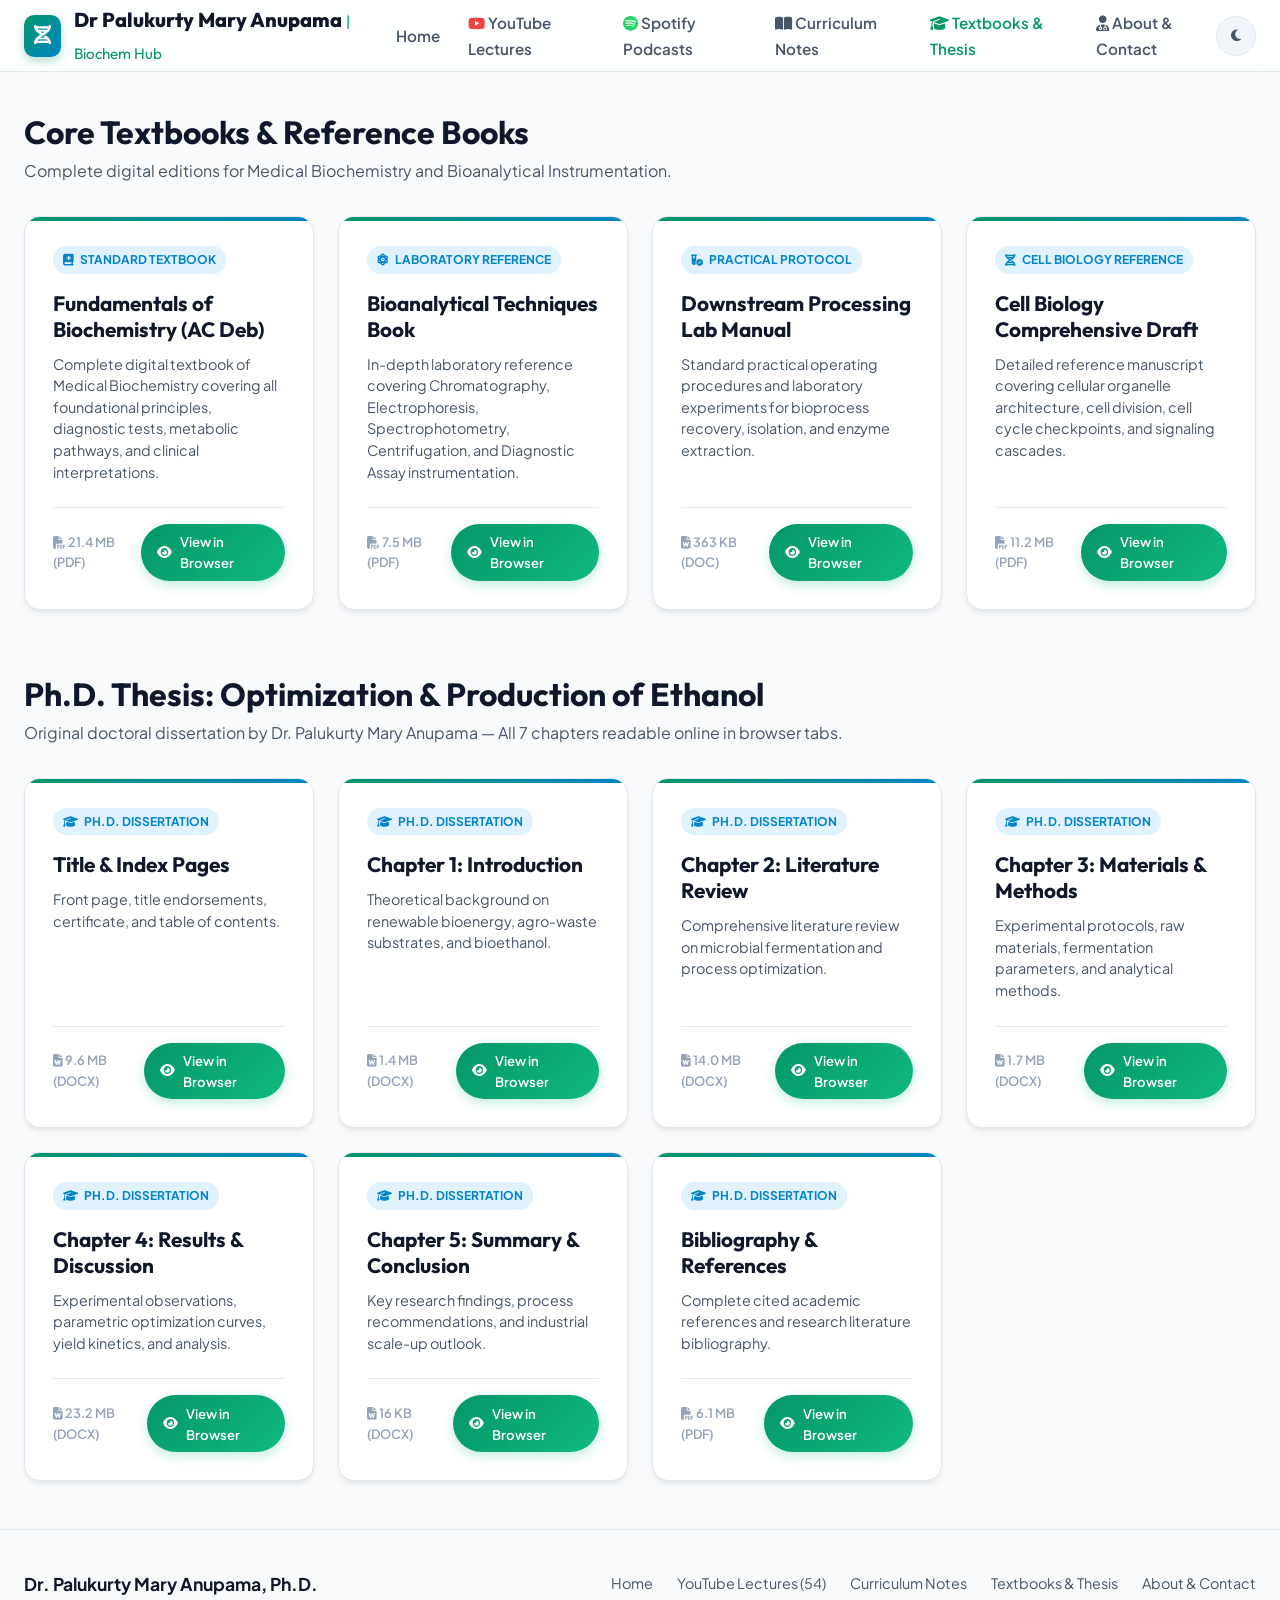
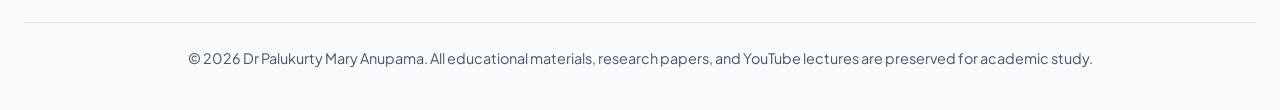
<file: research.html>
<!DOCTYPE html>
<html lang="en" data-theme="light">
<head>
  <meta charset="UTF-8">
  <meta name="viewport" content="width=device-width, initial-scale=1.0">
  <title>Textbooks & Ph.D. Thesis | Dr Palukurty Mary Anupama</title>
  <meta name="description" content="Standard digital textbooks, complete 7 chapters of Ph.D. thesis, and laboratory practical manuals by Dr Palukurty Mary Anupama.">
  <link rel="canonical" href="https://dranupamalifesciences.com/research.html">
  <link rel="preconnect" href="https://fonts.googleapis.com">
  <link rel="preconnect" href="https://fonts.gstatic.com" crossorigin>
  <link href="https://fonts.googleapis.com/css2?family=Outfit:wght@400;500;600;700;800&family=Plus+Jakarta+Sans:wght@400;500;600;700&display=swap" rel="stylesheet">
  <link rel="stylesheet" href="https://cdnjs.cloudflare.com/ajax/libs/font-awesome/6.5.1/css/all.min.css">
  <link rel="stylesheet" href="style.css">
</head>
<body>
  
  <header class="navbar">
    <div class="container">
      <a href="index.html" class="brand-logo">
        <div class="brand-icon-wrapper">
          <i class="fa-solid fa-dna"></i>
        </div>
        <span>Dr Palukurty Mary Anupama <span style="font-weight: 400; color: var(--primary); font-size: 0.95rem;">| Biochem Hub</span></span>
      </a>
      
      <nav>
        <ul class="nav-links">
          <li><a href="index.html" class="nav-link">Home</a></li>
          <li><a href="youtube.html" class="nav-link"><i class="fa-brands fa-youtube" style="color: #ef4444;"></i> YouTube Lectures</a></li>
          <li><a href="spotify.html" class="nav-link"><i class="fa-brands fa-spotify" style="color: #1ed760;"></i> Spotify Podcasts</a></li>
          <li><a href="curriculum.html" class="nav-link"><i class="fa-solid fa-book-open"></i> Curriculum Notes</a></li>
          <li><a href="research.html" class="nav-link active"><i class="fa-solid fa-graduation-cap"></i> Textbooks & Thesis</a></li>
          <li><a href="about.html" class="nav-link"><i class="fa-solid fa-user-doctor"></i> About & Contact</a></li>
        </ul>
      </nav>
      
      <div class="nav-actions">
        <button id="themeToggle" class="btn-theme-toggle" title="Toggle Light/Dark Theme" aria-label="Toggle Theme">
          <i class="fa-solid fa-moon"></i>
        </button>
      </div>
    </div>
  </header>

  <section class="spotlight-section" style="padding-top: 2.5rem; min-height: 85vh;">
    <div class="container">
      
      <div class="section-header" style="margin-bottom: 2rem;">
        <div>
          <h1 class="section-title">Core Textbooks & Reference Books</h1>
          <p class="section-subtitle">Complete digital editions for Medical Biochemistry and Bioanalytical Instrumentation.</p>
        </div>
      </div>

      <div class="spotlight-grid" style="margin-bottom: 4rem;">
        <div class="spotlight-card">
          <div>
            <div class="spotlight-badge">
              <i class="fa-solid fa-book-medical"></i> Standard Textbook
            </div>
            <h3 class="spotlight-title">Fundamentals of Biochemistry (AC Deb)</h3>
            <p class="spotlight-desc">Complete digital textbook of Medical Biochemistry covering all foundational principles, diagnostic tests, metabolic pathways, and clinical interpretations.</p>
          </div>
          <div class="spotlight-footer">
            <span class="file-meta-pill"><i class="fa-solid fa-file-pdf"></i> 21.4 MB (PDF)</span>
            <a href="materials/Clinical%20Biochemistry/fundamentals%20of%20bochemistry%20by%20AC%20Deb.pdf" target="_blank" rel="noopener noreferrer" class="btn-primary" style="padding: 0.45rem 1rem; font-size: 0.82rem; text-decoration: none;">
              <i class="fa-solid fa-eye"></i> View in Browser
            </a>
          </div>
        </div>

        <div class="spotlight-card">
          <div>
            <div class="spotlight-badge">
              <i class="fa-solid fa-atom"></i> Laboratory Reference
            </div>
            <h3 class="spotlight-title">Bioanalytical Techniques Book</h3>
            <p class="spotlight-desc">In-depth laboratory reference covering Chromatography, Electrophoresis, Spectrophotometry, Centrifugation, and Diagnostic Assay instrumentation.</p>
          </div>
          <div class="spotlight-footer">
            <span class="file-meta-pill"><i class="fa-solid fa-file-pdf"></i> 7.5 MB (PDF)</span>
            <a href="materials/Bioanalytical%20Techniques%20Book/Analytical%20Techniques%20book.pdf" target="_blank" rel="noopener noreferrer" class="btn-primary" style="padding: 0.45rem 1rem; font-size: 0.82rem; text-decoration: none;">
              <i class="fa-solid fa-eye"></i> View in Browser
            </a>
          </div>
        </div>

        <div class="spotlight-card">
          <div>
            <div class="spotlight-badge">
              <i class="fa-solid fa-vial-circle-check"></i> Practical Protocol
            </div>
            <h3 class="spotlight-title">Downstream Processing Lab Manual</h3>
            <p class="spotlight-desc">Standard practical operating procedures and laboratory experiments for bioprocess recovery, isolation, and enzyme extraction.</p>
          </div>
          <div class="spotlight-footer">
            <span class="file-meta-pill"><i class="fa-solid fa-file-word"></i> 363 KB (DOC)</span>
            <a href="https://view.officeapps.live.com/op/view.aspx?src=https%3A%2F%2Fdrmaryanupama-max.github.io%2FLearn-life-sciences-with-Anupama%2Fmaterials%2FLaboratory%2520Manuals%2FDown%2520stream%2520processing%2520lab%2520manual.doc" target="_blank" rel="noopener noreferrer" class="btn-primary" style="padding: 0.45rem 1rem; font-size: 0.82rem; text-decoration: none;">
              <i class="fa-solid fa-eye"></i> View in Browser
            </a>
          </div>
        </div>

        <div class="spotlight-card">
          <div>
            <div class="spotlight-badge">
              <i class="fa-solid fa-dna"></i> Cell Biology Reference
            </div>
            <h3 class="spotlight-title">Cell Biology Comprehensive Draft</h3>
            <p class="spotlight-desc">Detailed reference manuscript covering cellular organelle architecture, cell division, cell cycle checkpoints, and signaling cascades.</p>
          </div>
          <div class="spotlight-footer">
            <span class="file-meta-pill"><i class="fa-solid fa-file-pdf"></i> 11.2 MB (PDF)</span>
            <a href="materials/Cell%20Biology/Cell%20Biology%20book.pdf" target="_blank" rel="noopener noreferrer" class="btn-primary" style="padding: 0.45rem 1rem; font-size: 0.82rem; text-decoration: none;">
              <i class="fa-solid fa-eye"></i> View in Browser
            </a>
          </div>
        </div>
      </div>

      <!-- Ph.D. Dissertation Section -->
      <div class="section-header" style="margin-bottom: 2rem;">
        <div>
          <h2 class="section-title">Ph.D. Thesis: Optimization & Production of Ethanol</h2>
          <p class="section-subtitle">Original doctoral dissertation by Dr. Palukurty Mary Anupama — All 7 chapters readable online in browser tabs.</p>
        </div>
      </div>

      <div class="spotlight-grid">
        
      <div class="spotlight-card">
        <div>
          <div class="spotlight-badge">
            <i class="fa-solid fa-graduation-cap"></i> Ph.D. Dissertation
          </div>
          <h3 class="spotlight-title">Title & Index Pages</h3>
          <p class="spotlight-desc">Front page, title endorsements, certificate, and table of contents.</p>
        </div>
        <div class="spotlight-footer">
          <span class="file-meta-pill"><i class="fa-solid fa-file-word"></i> 9.6 MB (DOCX)</span>
          <a href="https://view.officeapps.live.com/op/view.aspx?src=https%3A%2F%2Fdrmaryanupama-max.github.io%2FLearn-life-sciences-with-Anupama%2Fmaterials%2FMy%2520Ph%2520D%2520Thesis%2520Optimization%2520And%2520Production%2520Of%2520Ethanol%2Fstart%2520pages%2520with%2520front%2520pge%2520and%2520index.docx" target="_blank" rel="noopener noreferrer" class="btn-primary" style="padding: 0.45rem 1rem; font-size: 0.82rem; text-decoration: none;">
            <i class="fa-solid fa-eye"></i> View in Browser
          </a>
        </div>
      </div>
    
      <div class="spotlight-card">
        <div>
          <div class="spotlight-badge">
            <i class="fa-solid fa-graduation-cap"></i> Ph.D. Dissertation
          </div>
          <h3 class="spotlight-title">Chapter 1: Introduction</h3>
          <p class="spotlight-desc">Theoretical background on renewable bioenergy, agro-waste substrates, and bioethanol.</p>
        </div>
        <div class="spotlight-footer">
          <span class="file-meta-pill"><i class="fa-solid fa-file-word"></i> 1.4 MB (DOCX)</span>
          <a href="https://view.officeapps.live.com/op/view.aspx?src=https%3A%2F%2Fdrmaryanupama-max.github.io%2FLearn-life-sciences-with-Anupama%2Fmaterials%2FMy%2520Ph%2520D%2520Thesis%2520Optimization%2520And%2520Production%2520Of%2520Ethanol%2Fintroduction.docx" target="_blank" rel="noopener noreferrer" class="btn-primary" style="padding: 0.45rem 1rem; font-size: 0.82rem; text-decoration: none;">
            <i class="fa-solid fa-eye"></i> View in Browser
          </a>
        </div>
      </div>
    
      <div class="spotlight-card">
        <div>
          <div class="spotlight-badge">
            <i class="fa-solid fa-graduation-cap"></i> Ph.D. Dissertation
          </div>
          <h3 class="spotlight-title">Chapter 2: Literature Review</h3>
          <p class="spotlight-desc">Comprehensive literature review on microbial fermentation and process optimization.</p>
        </div>
        <div class="spotlight-footer">
          <span class="file-meta-pill"><i class="fa-solid fa-file-word"></i> 14.0 MB (DOCX)</span>
          <a href="https://view.officeapps.live.com/op/view.aspx?src=https%3A%2F%2Fdrmaryanupama-max.github.io%2FLearn-life-sciences-with-Anupama%2Fmaterials%2FMy%2520Ph%2520D%2520Thesis%2520Optimization%2520And%2520Production%2520Of%2520Ethanol%2Fliterature%2520review.docx" target="_blank" rel="noopener noreferrer" class="btn-primary" style="padding: 0.45rem 1rem; font-size: 0.82rem; text-decoration: none;">
            <i class="fa-solid fa-eye"></i> View in Browser
          </a>
        </div>
      </div>
    
      <div class="spotlight-card">
        <div>
          <div class="spotlight-badge">
            <i class="fa-solid fa-graduation-cap"></i> Ph.D. Dissertation
          </div>
          <h3 class="spotlight-title">Chapter 3: Materials & Methods</h3>
          <p class="spotlight-desc">Experimental protocols, raw materials, fermentation parameters, and analytical methods.</p>
        </div>
        <div class="spotlight-footer">
          <span class="file-meta-pill"><i class="fa-solid fa-file-word"></i> 1.7 MB (DOCX)</span>
          <a href="https://view.officeapps.live.com/op/view.aspx?src=https%3A%2F%2Fdrmaryanupama-max.github.io%2FLearn-life-sciences-with-Anupama%2Fmaterials%2FMy%2520Ph%2520D%2520Thesis%2520Optimization%2520And%2520Production%2520Of%2520Ethanol%2Fmaterials%2520and%2520methods.docx" target="_blank" rel="noopener noreferrer" class="btn-primary" style="padding: 0.45rem 1rem; font-size: 0.82rem; text-decoration: none;">
            <i class="fa-solid fa-eye"></i> View in Browser
          </a>
        </div>
      </div>
    
      <div class="spotlight-card">
        <div>
          <div class="spotlight-badge">
            <i class="fa-solid fa-graduation-cap"></i> Ph.D. Dissertation
          </div>
          <h3 class="spotlight-title">Chapter 4: Results & Discussion</h3>
          <p class="spotlight-desc">Experimental observations, parametric optimization curves, yield kinetics, and analysis.</p>
        </div>
        <div class="spotlight-footer">
          <span class="file-meta-pill"><i class="fa-solid fa-file-word"></i> 23.2 MB (DOCX)</span>
          <a href="https://view.officeapps.live.com/op/view.aspx?src=https%3A%2F%2Fdrmaryanupama-max.github.io%2FLearn-life-sciences-with-Anupama%2Fmaterials%2FMy%2520Ph%2520D%2520Thesis%2520Optimization%2520And%2520Production%2520Of%2520Ethanol%2FResults%2520and%2520discussion.docx" target="_blank" rel="noopener noreferrer" class="btn-primary" style="padding: 0.45rem 1rem; font-size: 0.82rem; text-decoration: none;">
            <i class="fa-solid fa-eye"></i> View in Browser
          </a>
        </div>
      </div>
    
      <div class="spotlight-card">
        <div>
          <div class="spotlight-badge">
            <i class="fa-solid fa-graduation-cap"></i> Ph.D. Dissertation
          </div>
          <h3 class="spotlight-title">Chapter 5: Summary & Conclusion</h3>
          <p class="spotlight-desc">Key research findings, process recommendations, and industrial scale-up outlook.</p>
        </div>
        <div class="spotlight-footer">
          <span class="file-meta-pill"><i class="fa-solid fa-file-word"></i> 16 KB (DOCX)</span>
          <a href="https://view.officeapps.live.com/op/view.aspx?src=https%3A%2F%2Fdrmaryanupama-max.github.io%2FLearn-life-sciences-with-Anupama%2Fmaterials%2FMy%2520Ph%2520D%2520Thesis%2520Optimization%2520And%2520Production%2520Of%2520Ethanol%2Fsummray%2520and%2520conclusion.docx" target="_blank" rel="noopener noreferrer" class="btn-primary" style="padding: 0.45rem 1rem; font-size: 0.82rem; text-decoration: none;">
            <i class="fa-solid fa-eye"></i> View in Browser
          </a>
        </div>
      </div>
    
      <div class="spotlight-card">
        <div>
          <div class="spotlight-badge">
            <i class="fa-solid fa-graduation-cap"></i> Ph.D. Dissertation
          </div>
          <h3 class="spotlight-title">Bibliography & References</h3>
          <p class="spotlight-desc">Complete cited academic references and research literature bibliography.</p>
        </div>
        <div class="spotlight-footer">
          <span class="file-meta-pill"><i class="fa-solid fa-file-pdf"></i> 6.1 MB (PDF)</span>
          <a href="materials/My%20Ph%20D%20Thesis%20Optimization%20And%20Production%20Of%20Ethanol/bibliography.pdf" target="_blank" rel="noopener noreferrer" class="btn-primary" style="padding: 0.45rem 1rem; font-size: 0.82rem; text-decoration: none;">
            <i class="fa-solid fa-eye"></i> View in Browser
          </a>
        </div>
      </div>
    
      </div>
    </div>
  </section>

  <footer class="footer">
    <div class="container">
      <div style="display: flex; justify-content: space-between; align-items: center; flex-wrap: wrap; gap: 1rem; margin-bottom: 1.5rem; padding-bottom: 1.5rem; border-bottom: 1px solid var(--border-subtle);">
        <div style="font-weight: 700; font-size: 1.1rem; color: var(--text-main);">
          Dr. Palukurty Mary Anupama, Ph.D.
        </div>
        <div style="display: flex; gap: 1.5rem; flex-wrap: wrap;">
          <a href="index.html" style="color: var(--text-muted); text-decoration: none; font-size: 0.9rem;">Home</a>
          <a href="youtube.html" style="color: var(--text-muted); text-decoration: none; font-size: 0.9rem;">YouTube Lectures (54)</a>
          <a href="curriculum.html" style="color: var(--text-muted); text-decoration: none; font-size: 0.9rem;">Curriculum Notes</a>
          <a href="research.html" style="color: var(--text-muted); text-decoration: none; font-size: 0.9rem;">Textbooks & Thesis</a>
          <a href="about.html" style="color: var(--text-muted); text-decoration: none; font-size: 0.9rem;">About & Contact</a>
        </div>
      </div>
      <p>© 2026 Dr Palukurty Mary Anupama. All educational materials, research papers, and YouTube lectures are preserved for academic study.</p>
    </div>
  </footer>

  <script src="app.js"></script>
</body>
</html>
</file>
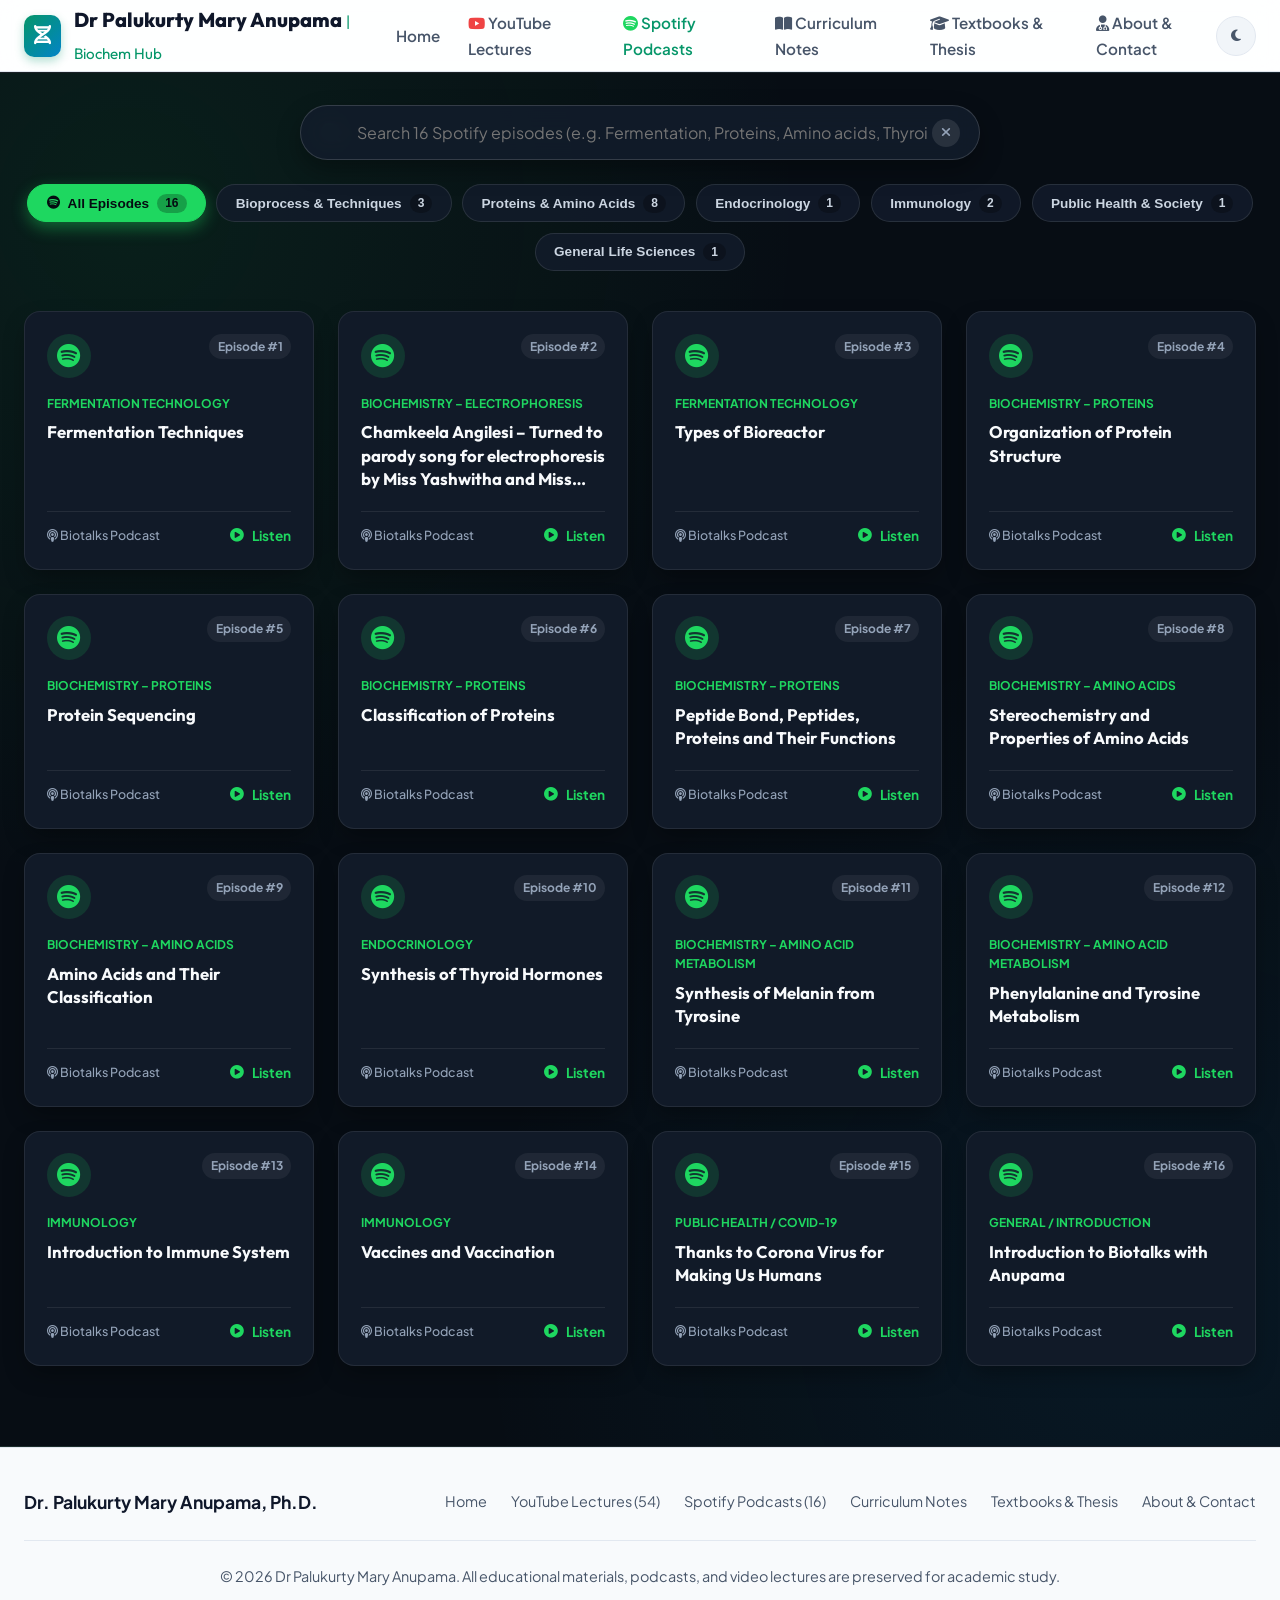
<file: spotify.html>
<!DOCTYPE html>
<html lang="en" data-theme="light">
<head>
  <meta charset="UTF-8">
  <meta name="viewport" content="width=device-width, initial-scale=1.0">
  <title>Spotify Podcasts (Biotalks with Anupama) | Dr Palukurty Mary Anupama</title>
  <meta name="description" content="Listen to 16 Spotify podcast episodes by Dr Palukurty Mary Anupama on Protein Structure, Amino Acids, Fermentation, and Immunology.">
  <link rel="canonical" href="https://dranupamalifesciences.com/spotify.html">
  <link rel="preconnect" href="https://fonts.googleapis.com">
  <link rel="preconnect" href="https://fonts.gstatic.com" crossorigin>
  <link href="https://fonts.googleapis.com/css2?family=Outfit:wght@400;500;600;700;800&family=Plus+Jakarta+Sans:wght@400;500;600;700&display=swap" rel="stylesheet">
  <link rel="stylesheet" href="https://cdnjs.cloudflare.com/ajax/libs/font-awesome/6.5.1/css/all.min.css">
  <link rel="stylesheet" href="style.css">
</head>
<body>
  
  <header class="navbar">
    <div class="container">
      <a href="index.html" class="brand-logo">
        <div class="brand-icon-wrapper">
          <i class="fa-solid fa-dna"></i>
        </div>
        <span>Dr Palukurty Mary Anupama <span style="font-weight: 400; color: var(--primary); font-size: 0.95rem;">| Biochem Hub</span></span>
      </a>
      
      <nav>
        <ul class="nav-links">
          <li><a href="index.html" class="nav-link">Home</a></li>
          <li><a href="youtube.html" class="nav-link"><i class="fa-brands fa-youtube" style="color: #ef4444;"></i> YouTube Lectures</a></li>
          <li><a href="spotify.html" class="nav-link active"><i class="fa-brands fa-spotify" style="color: #1ed760;"></i> Spotify Podcasts</a></li>
          <li><a href="curriculum.html" class="nav-link"><i class="fa-solid fa-book-open"></i> Curriculum Notes</a></li>
          <li><a href="research.html" class="nav-link"><i class="fa-solid fa-graduation-cap"></i> Textbooks & Thesis</a></li>
          <li><a href="about.html" class="nav-link"><i class="fa-solid fa-user-doctor"></i> About & Contact</a></li>
        </ul>
      </nav>
      
      <div class="nav-actions">
        <button id="themeToggle" class="btn-theme-toggle" title="Toggle Light/Dark Theme" aria-label="Toggle Theme">
          <i class="fa-solid fa-moon"></i>
        </button>
      </div>
    </div>
  </header>

  <section class="spotify-section" style="min-height: 85vh; padding-top: 2rem;">
    <div class="container">
      
      <!-- Spotify Search & Filter Pills (No extra header text) -->
      <div class="spotify-search-wrapper">
        <i class="fa-solid fa-magnifying-glass spotify-search-icon"></i>
        <input type="text" id="spotifySearchInput" class="spotify-search-input" oninput="searchSpotifyEpisodes(this.value)" placeholder="Search 16 Spotify episodes (e.g. Fermentation, Proteins, Amino acids, Thyroid, Vaccines)...">
        <button id="clearSpotifySearchBtn" class="video-clear-btn" onclick="clearSpotifySearch()" title="Clear Search">
          <i class="fa-solid fa-xmark"></i>
        </button>
      </div>

      <div class="spotify-pills-wrap" id="spotifySectionPills">
        <button class="spotify-pill-btn active" data-spsection="all"><i class="fa-brands fa-spotify"></i> All Episodes <span style="background:rgba(0,0,0,0.25); padding:0.15rem 0.5rem; border-radius:100px; font-size:0.75rem;">16</span></button><button class="spotify-pill-btn" data-spsection="Bioprocess & Techniques">Bioprocess & Techniques <span style="background:rgba(0,0,0,0.25); padding:0.15rem 0.5rem; border-radius:100px; font-size:0.75rem;">3</span></button><button class="spotify-pill-btn" data-spsection="Proteins & Amino Acids">Proteins & Amino Acids <span style="background:rgba(0,0,0,0.25); padding:0.15rem 0.5rem; border-radius:100px; font-size:0.75rem;">8</span></button><button class="spotify-pill-btn" data-spsection="Endocrinology">Endocrinology <span style="background:rgba(0,0,0,0.25); padding:0.15rem 0.5rem; border-radius:100px; font-size:0.75rem;">1</span></button><button class="spotify-pill-btn" data-spsection="Immunology">Immunology <span style="background:rgba(0,0,0,0.25); padding:0.15rem 0.5rem; border-radius:100px; font-size:0.75rem;">2</span></button><button class="spotify-pill-btn" data-spsection="Public Health & Society">Public Health & Society <span style="background:rgba(0,0,0,0.25); padding:0.15rem 0.5rem; border-radius:100px; font-size:0.75rem;">1</span></button><button class="spotify-pill-btn" data-spsection="General Life Sciences">General Life Sciences <span style="background:rgba(0,0,0,0.25); padding:0.15rem 0.5rem; border-radius:100px; font-size:0.75rem;">1</span></button>
      </div>

      <!-- 3-4 Column Spotify Episode Grid -->
      <div class="spotify-grid" id="spotifyGrid">
        
      <a href="https://open.spotify.com/episode/3sN7OXQoLcAo1Xart4RP8d?si=P7tpUKg5QfystrrB-VraxA" target="_blank" rel="noopener noreferrer" class="spotify-card" data-section="Bioprocess & Techniques" title="Listen to Episode 1: 'Fermentation Techniques' on Spotify">
        <div>
          <div class="spotify-card-top">
            <div class="spotify-icon-badge">
              <i class="fa-brands fa-spotify"></i>
            </div>
            <span class="spotify-ep-number">Episode #1</span>
          </div>
          <div class="spotify-ep-subject">Fermentation Technology</div>
          <h3 class="spotify-ep-title">Fermentation Techniques</h3>
        </div>
        <div class="spotify-card-footer">
          <span style="font-size: 0.78rem; color: #94a3b8; font-weight: 500;">
            <i class="fa-solid fa-podcast"></i> Biotalks Podcast
          </span>
          <div class="spotify-btn">
            <i class="fa-solid fa-circle-play"></i> Listen
          </div>
        </div>
      </a>
    
      <a href="https://open.spotify.com/episode/3OaiKmTgdTv5iWhmrn27Fo?si=ully0jDgQaqH62fiNTC6KQ" target="_blank" rel="noopener noreferrer" class="spotify-card" data-section="Bioprocess & Techniques" title="Listen to Episode 2: 'Chamkeela Angilesi – Turned to parody song for electrophoresis by Miss Yashwitha and Miss Srujana' on Spotify">
        <div>
          <div class="spotify-card-top">
            <div class="spotify-icon-badge">
              <i class="fa-brands fa-spotify"></i>
            </div>
            <span class="spotify-ep-number">Episode #2</span>
          </div>
          <div class="spotify-ep-subject">Biochemistry – Electrophoresis</div>
          <h3 class="spotify-ep-title">Chamkeela Angilesi – Turned to parody song for electrophoresis by Miss Yashwitha and Miss Srujana</h3>
        </div>
        <div class="spotify-card-footer">
          <span style="font-size: 0.78rem; color: #94a3b8; font-weight: 500;">
            <i class="fa-solid fa-podcast"></i> Biotalks Podcast
          </span>
          <div class="spotify-btn">
            <i class="fa-solid fa-circle-play"></i> Listen
          </div>
        </div>
      </a>
    
      <a href="https://open.spotify.com/episode/1fom5gTo2n0mHSQpFSdVv9?si=YIt5Ic_5SraSMlAJnCbbUw" target="_blank" rel="noopener noreferrer" class="spotify-card" data-section="Bioprocess & Techniques" title="Listen to Episode 3: 'Types of Bioreactor' on Spotify">
        <div>
          <div class="spotify-card-top">
            <div class="spotify-icon-badge">
              <i class="fa-brands fa-spotify"></i>
            </div>
            <span class="spotify-ep-number">Episode #3</span>
          </div>
          <div class="spotify-ep-subject">Fermentation Technology</div>
          <h3 class="spotify-ep-title">Types of Bioreactor</h3>
        </div>
        <div class="spotify-card-footer">
          <span style="font-size: 0.78rem; color: #94a3b8; font-weight: 500;">
            <i class="fa-solid fa-podcast"></i> Biotalks Podcast
          </span>
          <div class="spotify-btn">
            <i class="fa-solid fa-circle-play"></i> Listen
          </div>
        </div>
      </a>
    
      <a href="https://open.spotify.com/episode/6cfh7ltuxNJMCE6RhOgcKd?si=2fmlNs_-SX6W0562MOmBuQ" target="_blank" rel="noopener noreferrer" class="spotify-card" data-section="Proteins & Amino Acids" title="Listen to Episode 4: 'Organization of Protein Structure' on Spotify">
        <div>
          <div class="spotify-card-top">
            <div class="spotify-icon-badge">
              <i class="fa-brands fa-spotify"></i>
            </div>
            <span class="spotify-ep-number">Episode #4</span>
          </div>
          <div class="spotify-ep-subject">Biochemistry – Proteins</div>
          <h3 class="spotify-ep-title">Organization of Protein Structure</h3>
        </div>
        <div class="spotify-card-footer">
          <span style="font-size: 0.78rem; color: #94a3b8; font-weight: 500;">
            <i class="fa-solid fa-podcast"></i> Biotalks Podcast
          </span>
          <div class="spotify-btn">
            <i class="fa-solid fa-circle-play"></i> Listen
          </div>
        </div>
      </a>
    
      <a href="https://open.spotify.com/episode/0zQTC8jtfdt3iuKwNtbphH?si=Q6n6gL9aRcK_Yb5okHUCqA" target="_blank" rel="noopener noreferrer" class="spotify-card" data-section="Proteins & Amino Acids" title="Listen to Episode 5: 'Protein Sequencing' on Spotify">
        <div>
          <div class="spotify-card-top">
            <div class="spotify-icon-badge">
              <i class="fa-brands fa-spotify"></i>
            </div>
            <span class="spotify-ep-number">Episode #5</span>
          </div>
          <div class="spotify-ep-subject">Biochemistry – Proteins</div>
          <h3 class="spotify-ep-title">Protein Sequencing</h3>
        </div>
        <div class="spotify-card-footer">
          <span style="font-size: 0.78rem; color: #94a3b8; font-weight: 500;">
            <i class="fa-solid fa-podcast"></i> Biotalks Podcast
          </span>
          <div class="spotify-btn">
            <i class="fa-solid fa-circle-play"></i> Listen
          </div>
        </div>
      </a>
    
      <a href="https://open.spotify.com/episode/0tg9pAS5CYsW9f6IeN89ip?si=kL0M4HWdTUKET3lFgc5jxw" target="_blank" rel="noopener noreferrer" class="spotify-card" data-section="Proteins & Amino Acids" title="Listen to Episode 6: 'Classification of Proteins' on Spotify">
        <div>
          <div class="spotify-card-top">
            <div class="spotify-icon-badge">
              <i class="fa-brands fa-spotify"></i>
            </div>
            <span class="spotify-ep-number">Episode #6</span>
          </div>
          <div class="spotify-ep-subject">Biochemistry – Proteins</div>
          <h3 class="spotify-ep-title">Classification of Proteins</h3>
        </div>
        <div class="spotify-card-footer">
          <span style="font-size: 0.78rem; color: #94a3b8; font-weight: 500;">
            <i class="fa-solid fa-podcast"></i> Biotalks Podcast
          </span>
          <div class="spotify-btn">
            <i class="fa-solid fa-circle-play"></i> Listen
          </div>
        </div>
      </a>
    
      <a href="https://open.spotify.com/episode/79M5DEZYHekH8UGlZyydH8?si=OF3ztvU9R--cJq_oZgL7AA" target="_blank" rel="noopener noreferrer" class="spotify-card" data-section="Proteins & Amino Acids" title="Listen to Episode 7: 'Peptide Bond, Peptides, Proteins and Their Functions' on Spotify">
        <div>
          <div class="spotify-card-top">
            <div class="spotify-icon-badge">
              <i class="fa-brands fa-spotify"></i>
            </div>
            <span class="spotify-ep-number">Episode #7</span>
          </div>
          <div class="spotify-ep-subject">Biochemistry – Proteins</div>
          <h3 class="spotify-ep-title">Peptide Bond, Peptides, Proteins and Their Functions</h3>
        </div>
        <div class="spotify-card-footer">
          <span style="font-size: 0.78rem; color: #94a3b8; font-weight: 500;">
            <i class="fa-solid fa-podcast"></i> Biotalks Podcast
          </span>
          <div class="spotify-btn">
            <i class="fa-solid fa-circle-play"></i> Listen
          </div>
        </div>
      </a>
    
      <a href="https://open.spotify.com/episode/4SavcQvMtZmcRniyox0pxF?si=pekUrFkmQ-aWD5i-8pFtRQ" target="_blank" rel="noopener noreferrer" class="spotify-card" data-section="Proteins & Amino Acids" title="Listen to Episode 8: 'Stereochemistry and Properties of Amino Acids' on Spotify">
        <div>
          <div class="spotify-card-top">
            <div class="spotify-icon-badge">
              <i class="fa-brands fa-spotify"></i>
            </div>
            <span class="spotify-ep-number">Episode #8</span>
          </div>
          <div class="spotify-ep-subject">Biochemistry – Amino Acids</div>
          <h3 class="spotify-ep-title">Stereochemistry and Properties of Amino Acids</h3>
        </div>
        <div class="spotify-card-footer">
          <span style="font-size: 0.78rem; color: #94a3b8; font-weight: 500;">
            <i class="fa-solid fa-podcast"></i> Biotalks Podcast
          </span>
          <div class="spotify-btn">
            <i class="fa-solid fa-circle-play"></i> Listen
          </div>
        </div>
      </a>
    
      <a href="https://open.spotify.com/episode/6HwbbSe8jveUhDzKxY7w2k?si=4VhRwRklREG1jVmxljOuOg" target="_blank" rel="noopener noreferrer" class="spotify-card" data-section="Proteins & Amino Acids" title="Listen to Episode 9: 'Amino Acids and Their Classification' on Spotify">
        <div>
          <div class="spotify-card-top">
            <div class="spotify-icon-badge">
              <i class="fa-brands fa-spotify"></i>
            </div>
            <span class="spotify-ep-number">Episode #9</span>
          </div>
          <div class="spotify-ep-subject">Biochemistry – Amino Acids</div>
          <h3 class="spotify-ep-title">Amino Acids and Their Classification</h3>
        </div>
        <div class="spotify-card-footer">
          <span style="font-size: 0.78rem; color: #94a3b8; font-weight: 500;">
            <i class="fa-solid fa-podcast"></i> Biotalks Podcast
          </span>
          <div class="spotify-btn">
            <i class="fa-solid fa-circle-play"></i> Listen
          </div>
        </div>
      </a>
    
      <a href="https://open.spotify.com/episode/5vFEwqQKG0kzbteckBlp3g?si=D1rNDz_nRGegU4iK8a90aQ" target="_blank" rel="noopener noreferrer" class="spotify-card" data-section="Endocrinology" title="Listen to Episode 10: 'Synthesis of Thyroid Hormones' on Spotify">
        <div>
          <div class="spotify-card-top">
            <div class="spotify-icon-badge">
              <i class="fa-brands fa-spotify"></i>
            </div>
            <span class="spotify-ep-number">Episode #10</span>
          </div>
          <div class="spotify-ep-subject">Endocrinology</div>
          <h3 class="spotify-ep-title">Synthesis of Thyroid Hormones</h3>
        </div>
        <div class="spotify-card-footer">
          <span style="font-size: 0.78rem; color: #94a3b8; font-weight: 500;">
            <i class="fa-solid fa-podcast"></i> Biotalks Podcast
          </span>
          <div class="spotify-btn">
            <i class="fa-solid fa-circle-play"></i> Listen
          </div>
        </div>
      </a>
    
      <a href="https://open.spotify.com/episode/1pFDGeFlmdpZ7hBhMO6W2E?si=Q_22VO8uRXeqbaul_oEJew" target="_blank" rel="noopener noreferrer" class="spotify-card" data-section="Proteins & Amino Acids" title="Listen to Episode 11: 'Synthesis of Melanin from Tyrosine' on Spotify">
        <div>
          <div class="spotify-card-top">
            <div class="spotify-icon-badge">
              <i class="fa-brands fa-spotify"></i>
            </div>
            <span class="spotify-ep-number">Episode #11</span>
          </div>
          <div class="spotify-ep-subject">Biochemistry – Amino Acid Metabolism</div>
          <h3 class="spotify-ep-title">Synthesis of Melanin from Tyrosine</h3>
        </div>
        <div class="spotify-card-footer">
          <span style="font-size: 0.78rem; color: #94a3b8; font-weight: 500;">
            <i class="fa-solid fa-podcast"></i> Biotalks Podcast
          </span>
          <div class="spotify-btn">
            <i class="fa-solid fa-circle-play"></i> Listen
          </div>
        </div>
      </a>
    
      <a href="https://open.spotify.com/episode/5iYoFauBNlQA0mCimUxIPo?si=VOgAeGnBRlupBke18LYdFg" target="_blank" rel="noopener noreferrer" class="spotify-card" data-section="Proteins & Amino Acids" title="Listen to Episode 12: 'Phenylalanine and Tyrosine Metabolism' on Spotify">
        <div>
          <div class="spotify-card-top">
            <div class="spotify-icon-badge">
              <i class="fa-brands fa-spotify"></i>
            </div>
            <span class="spotify-ep-number">Episode #12</span>
          </div>
          <div class="spotify-ep-subject">Biochemistry – Amino Acid Metabolism</div>
          <h3 class="spotify-ep-title">Phenylalanine and Tyrosine Metabolism</h3>
        </div>
        <div class="spotify-card-footer">
          <span style="font-size: 0.78rem; color: #94a3b8; font-weight: 500;">
            <i class="fa-solid fa-podcast"></i> Biotalks Podcast
          </span>
          <div class="spotify-btn">
            <i class="fa-solid fa-circle-play"></i> Listen
          </div>
        </div>
      </a>
    
      <a href="https://open.spotify.com/episode/54hiGQjQXKxdaFonynalRR?si=qhDl4kOpQ2eHsq_Q5C6QTA" target="_blank" rel="noopener noreferrer" class="spotify-card" data-section="Immunology" title="Listen to Episode 13: 'Introduction to Immune System' on Spotify">
        <div>
          <div class="spotify-card-top">
            <div class="spotify-icon-badge">
              <i class="fa-brands fa-spotify"></i>
            </div>
            <span class="spotify-ep-number">Episode #13</span>
          </div>
          <div class="spotify-ep-subject">Immunology</div>
          <h3 class="spotify-ep-title">Introduction to Immune System</h3>
        </div>
        <div class="spotify-card-footer">
          <span style="font-size: 0.78rem; color: #94a3b8; font-weight: 500;">
            <i class="fa-solid fa-podcast"></i> Biotalks Podcast
          </span>
          <div class="spotify-btn">
            <i class="fa-solid fa-circle-play"></i> Listen
          </div>
        </div>
      </a>
    
      <a href="https://open.spotify.com/episode/2f2RQonL4e2NhAcndLL9SH?si=mY3vdDX_QzGt6HZwRYBXRw" target="_blank" rel="noopener noreferrer" class="spotify-card" data-section="Immunology" title="Listen to Episode 14: 'Vaccines and Vaccination' on Spotify">
        <div>
          <div class="spotify-card-top">
            <div class="spotify-icon-badge">
              <i class="fa-brands fa-spotify"></i>
            </div>
            <span class="spotify-ep-number">Episode #14</span>
          </div>
          <div class="spotify-ep-subject">Immunology</div>
          <h3 class="spotify-ep-title">Vaccines and Vaccination</h3>
        </div>
        <div class="spotify-card-footer">
          <span style="font-size: 0.78rem; color: #94a3b8; font-weight: 500;">
            <i class="fa-solid fa-podcast"></i> Biotalks Podcast
          </span>
          <div class="spotify-btn">
            <i class="fa-solid fa-circle-play"></i> Listen
          </div>
        </div>
      </a>
    
      <a href="https://open.spotify.com/episode/15QQhlorqSc5leBkPrJ0v0?si=ddVK8SGKROWTjJdVXMI2PA" target="_blank" rel="noopener noreferrer" class="spotify-card" data-section="Public Health & Society" title="Listen to Episode 15: 'Thanks to Corona Virus for Making Us Humans' on Spotify">
        <div>
          <div class="spotify-card-top">
            <div class="spotify-icon-badge">
              <i class="fa-brands fa-spotify"></i>
            </div>
            <span class="spotify-ep-number">Episode #15</span>
          </div>
          <div class="spotify-ep-subject">Public Health / COVID-19</div>
          <h3 class="spotify-ep-title">Thanks to Corona Virus for Making Us Humans</h3>
        </div>
        <div class="spotify-card-footer">
          <span style="font-size: 0.78rem; color: #94a3b8; font-weight: 500;">
            <i class="fa-solid fa-podcast"></i> Biotalks Podcast
          </span>
          <div class="spotify-btn">
            <i class="fa-solid fa-circle-play"></i> Listen
          </div>
        </div>
      </a>
    
      <a href="https://open.spotify.com/episode/55Wp8ljPvsGjBn6QRJ8IiO?si=Y_XzbBc2Rviu9DmO-hV0dA" target="_blank" rel="noopener noreferrer" class="spotify-card" data-section="General Life Sciences" title="Listen to Episode 16: 'Introduction to Biotalks with Anupama' on Spotify">
        <div>
          <div class="spotify-card-top">
            <div class="spotify-icon-badge">
              <i class="fa-brands fa-spotify"></i>
            </div>
            <span class="spotify-ep-number">Episode #16</span>
          </div>
          <div class="spotify-ep-subject">General / Introduction</div>
          <h3 class="spotify-ep-title">Introduction to Biotalks with Anupama</h3>
        </div>
        <div class="spotify-card-footer">
          <span style="font-size: 0.78rem; color: #94a3b8; font-weight: 500;">
            <i class="fa-solid fa-podcast"></i> Biotalks Podcast
          </span>
          <div class="spotify-btn">
            <i class="fa-solid fa-circle-play"></i> Listen
          </div>
        </div>
      </a>
    
      </div>

    </div>
  </section>

  <footer class="footer">
    <div class="container">
      <div style="display: flex; justify-content: space-between; align-items: center; flex-wrap: wrap; gap: 1rem; margin-bottom: 1.5rem; padding-bottom: 1.5rem; border-bottom: 1px solid var(--border-subtle);">
        <div style="font-weight: 700; font-size: 1.1rem; color: var(--text-main);">
          Dr. Palukurty Mary Anupama, Ph.D.
        </div>
        <div style="display: flex; gap: 1.5rem; flex-wrap: wrap;">
          <a href="index.html" style="color: var(--text-muted); text-decoration: none; font-size: 0.9rem;">Home</a>
          <a href="youtube.html" style="color: var(--text-muted); text-decoration: none; font-size: 0.9rem;">YouTube Lectures (54)</a>
          <a href="spotify.html" style="color: var(--text-muted); text-decoration: none; font-size: 0.9rem;">Spotify Podcasts (16)</a>
          <a href="curriculum.html" style="color: var(--text-muted); text-decoration: none; font-size: 0.9rem;">Curriculum Notes</a>
          <a href="research.html" style="color: var(--text-muted); text-decoration: none; font-size: 0.9rem;">Textbooks & Thesis</a>
          <a href="about.html" style="color: var(--text-muted); text-decoration: none; font-size: 0.9rem;">About & Contact</a>
        </div>
      </div>
      <p>© 2026 Dr Palukurty Mary Anupama. All educational materials, podcasts, and video lectures are preserved for academic study.</p>
    </div>
  </footer>

  <script>
    // Theme toggle
    (function() {
      const saved = localStorage.getItem('theme') || (window.matchMedia('(prefers-color-scheme: dark)').matches ? 'dark' : 'light');
      document.documentElement.setAttribute('data-theme', saved);
      const icon = document.querySelector('#themeToggle i');
      if (icon) icon.className = saved === 'dark' ? 'fa-solid fa-sun' : 'fa-solid fa-moon';
      
      const toggle = document.getElementById('themeToggle');
      if (toggle) {
        toggle.onclick = function() {
          const curr = document.documentElement.getAttribute('data-theme');
          const next = curr === 'dark' ? 'light' : 'dark';
          document.documentElement.setAttribute('data-theme', next);
          localStorage.setItem('theme', next);
          if (icon) icon.className = next === 'dark' ? 'fa-solid fa-sun' : 'fa-solid fa-moon';
        };
      }
    })();

    let activeSpotifySection = 'all';

    // Filter pills
    document.querySelectorAll('#spotifySectionPills .spotify-pill-btn').forEach(btn => {
      btn.onclick = function() {
        document.querySelectorAll('#spotifySectionPills .spotify-pill-btn').forEach(b => b.classList.remove('active'));
        btn.classList.add('active');
        activeSpotifySection = btn.getAttribute('data-spsection');
        applySpotifyFilter();
      };
    });

    function searchSpotifyEpisodes(val) {
      applySpotifyFilter();
    }

    function clearSpotifySearch() {
      const input = document.getElementById('spotifySearchInput');
      if (input) {
        input.value = '';
        applySpotifyFilter();
      }
    }

    function applySpotifyFilter() {
      const input = document.getElementById('spotifySearchInput');
      const q = (input ? input.value : '').toLowerCase().trim();

      document.querySelectorAll('.spotify-card').forEach(card => {
        const cardSection = card.getAttribute('data-section');
        const matchesSection = (activeSpotifySection === 'all' || cardSection === activeSpotifySection);
        const text = card.textContent.toLowerCase();
        const matchesQuery = (!q || text.includes(q));

        if (matchesSection && matchesQuery) {
          card.style.display = 'flex';
        } else {
          card.style.display = 'none';
        }
      });
    }
  </script>
</body>
</html>
</file>
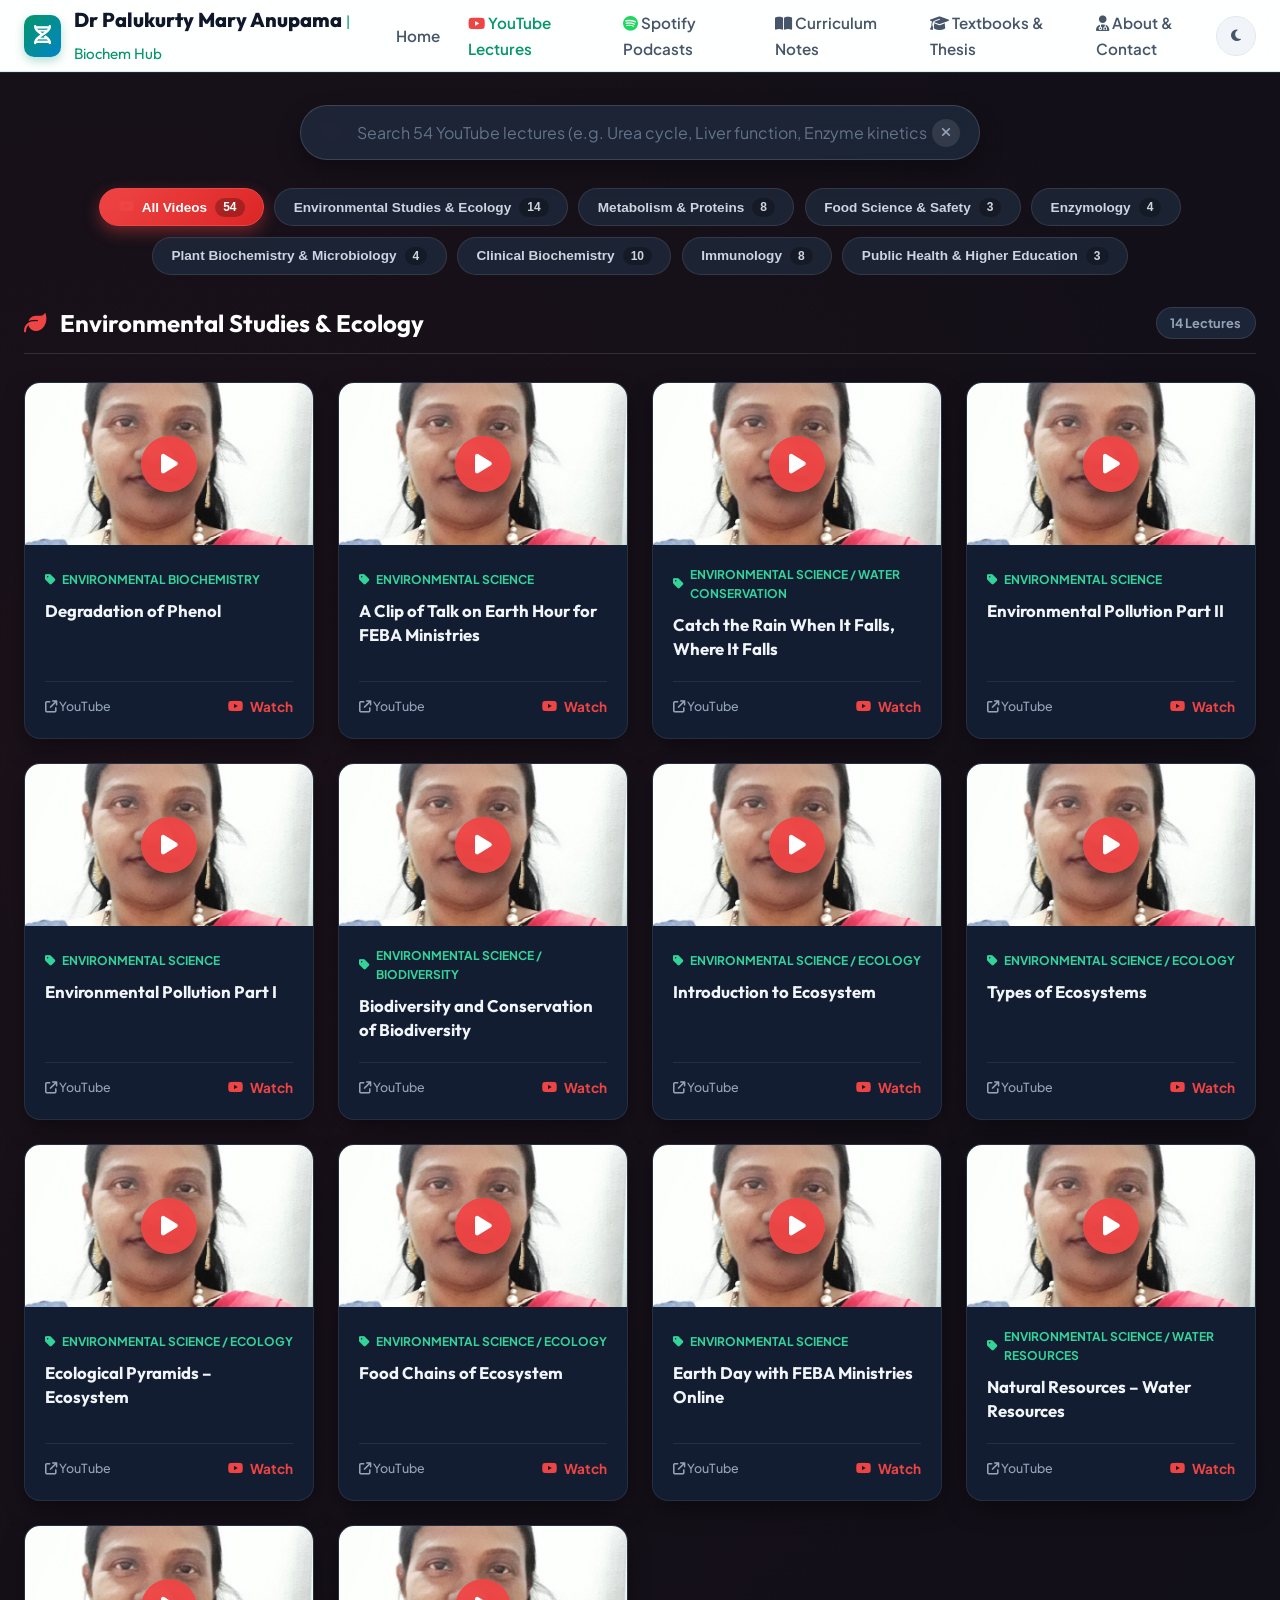
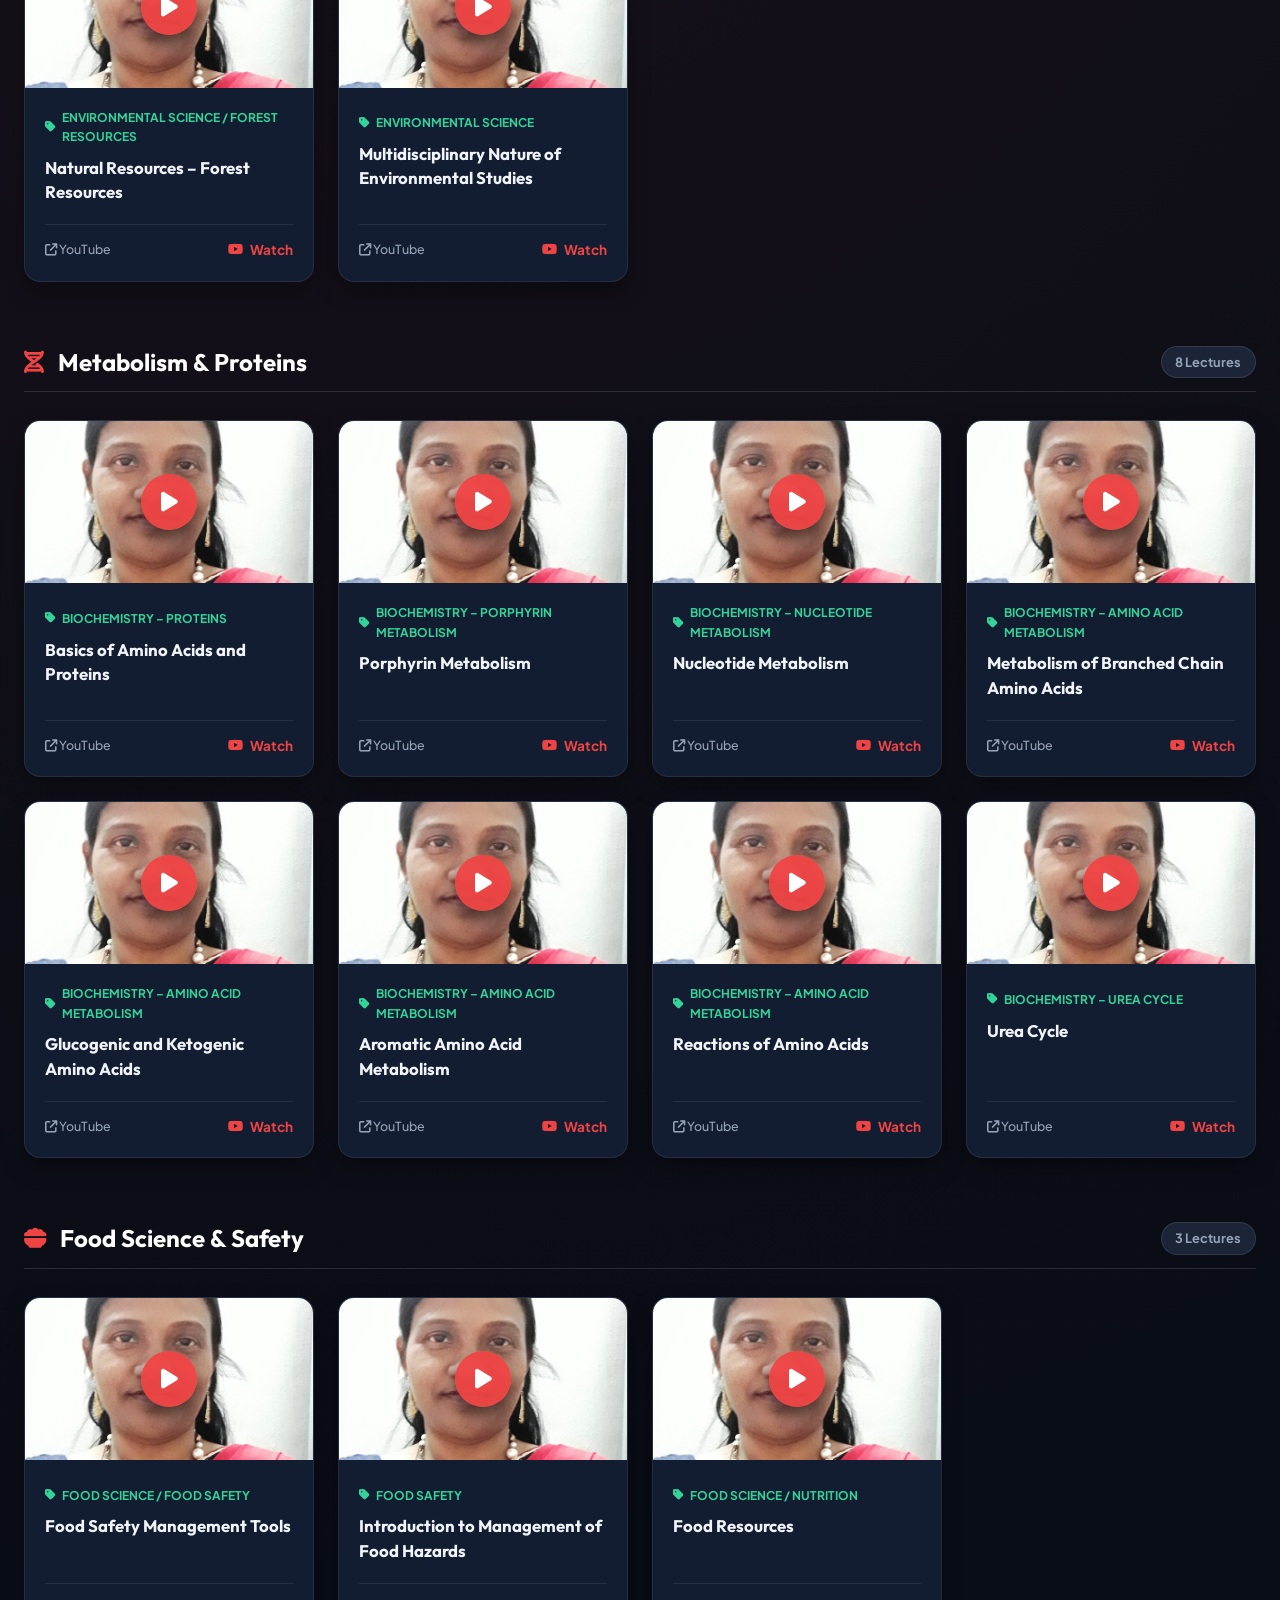
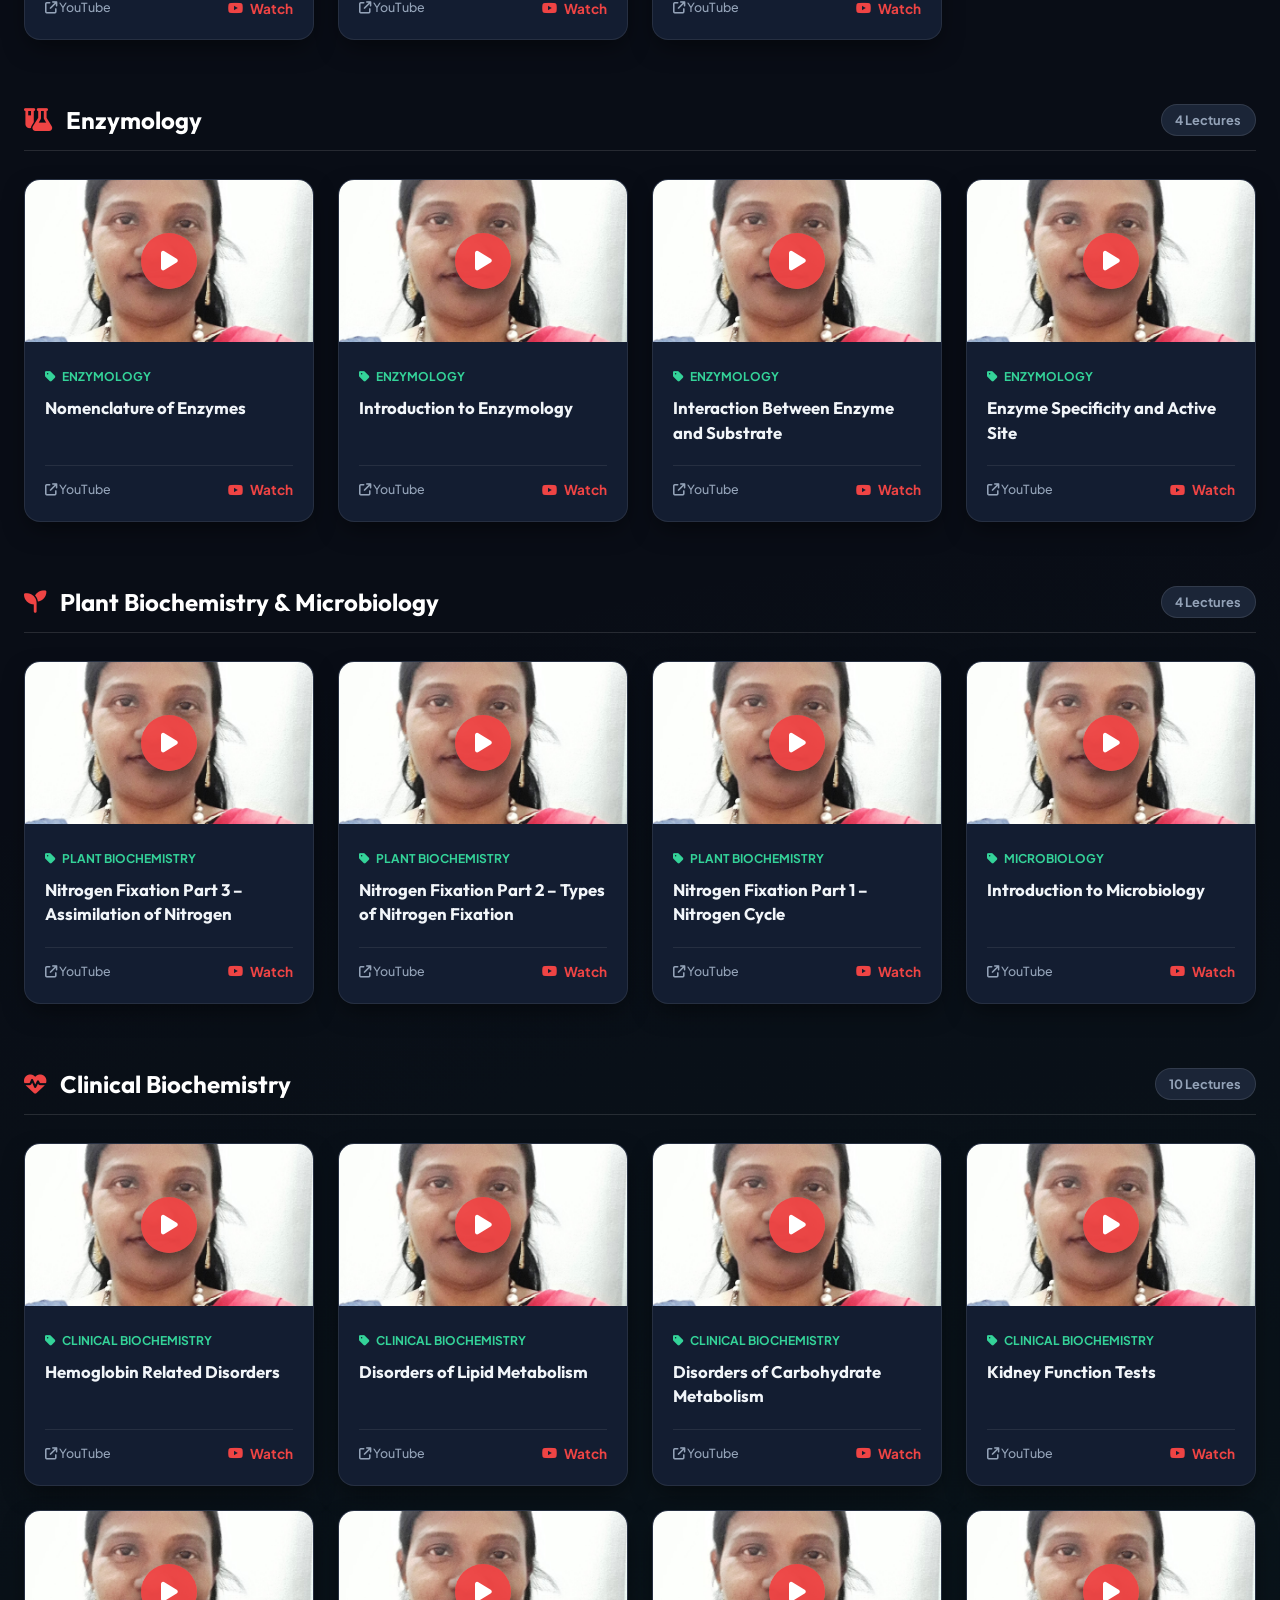
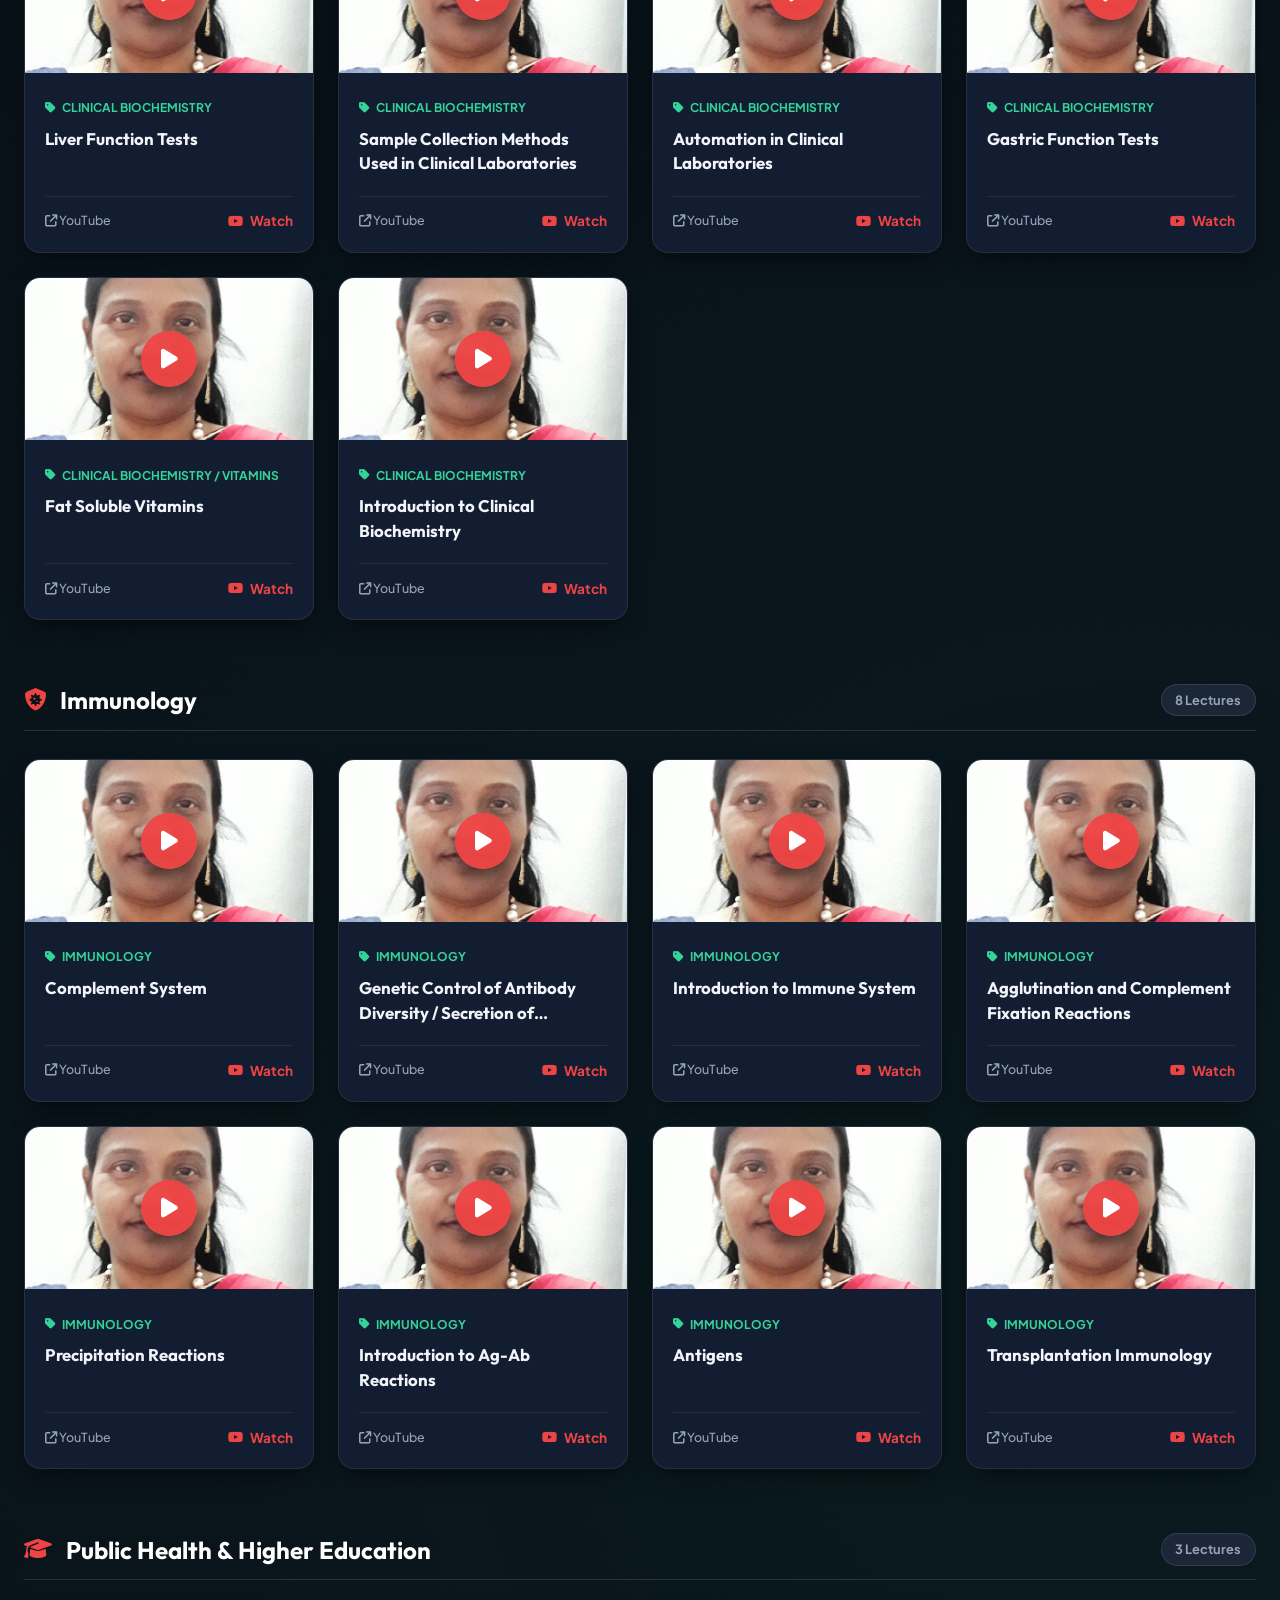
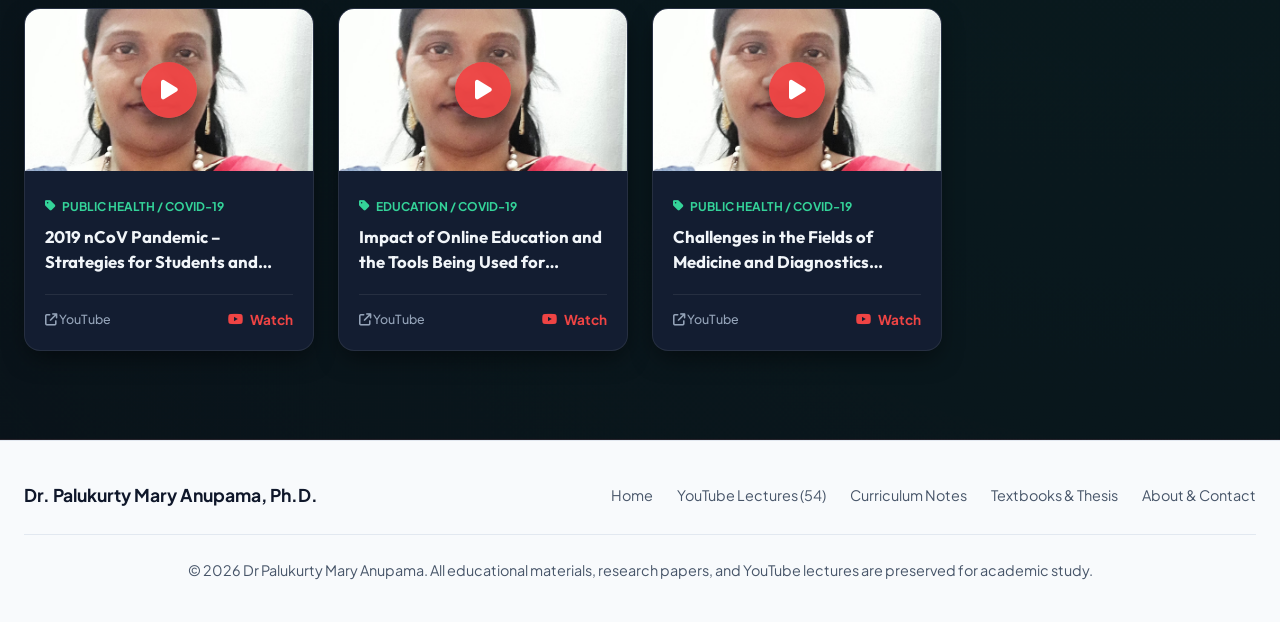
<file: youtube.html>
<!DOCTYPE html>
<html lang="en" data-theme="light">
<head>
  <meta charset="UTF-8">
  <meta name="viewport" content="width=device-width, initial-scale=1.0">
  <title>YouTube Lectures (54 Videos) | Dr Palukurty Mary Anupama</title>
  <meta name="description" content="54 curated YouTube video lectures on Clinical Biochemistry, Immunology, Enzymology, Metabolism, and Ecology by Dr Palukurty Mary Anupama.">
  <link rel="canonical" href="https://dranupamalifesciences.com/youtube.html">
  <link rel="preconnect" href="https://fonts.googleapis.com">
  <link rel="preconnect" href="https://fonts.gstatic.com" crossorigin>
  <link href="https://fonts.googleapis.com/css2?family=Outfit:wght@400;500;600;700;800&family=Plus+Jakarta+Sans:wght@400;500;600;700&display=swap" rel="stylesheet">
  <link rel="stylesheet" href="https://cdnjs.cloudflare.com/ajax/libs/font-awesome/6.5.1/css/all.min.css">
  <link rel="stylesheet" href="style.css">
</head>
<body>
  
  <header class="navbar">
    <div class="container">
      <a href="index.html" class="brand-logo">
        <div class="brand-icon-wrapper">
          <i class="fa-solid fa-dna"></i>
        </div>
        <span>Dr Palukurty Mary Anupama <span style="font-weight: 400; color: var(--primary); font-size: 0.95rem;">| Biochem Hub</span></span>
      </a>
      
      <nav>
        <ul class="nav-links">
          <li><a href="index.html" class="nav-link">Home</a></li><li><a href="youtube.html" class="nav-link active"><i class="fa-brands fa-youtube" style="color: #ef4444;"></i> YouTube Lectures</a></li>
          <li><a href="spotify.html" class="nav-link"><i class="fa-brands fa-spotify" style="color: #1ed760;"></i> Spotify Podcasts</a></li><li><a href="curriculum.html" class="nav-link"><i class="fa-solid fa-book-open"></i> Curriculum Notes</a></li><li><a href="research.html" class="nav-link"><i class="fa-solid fa-graduation-cap"></i> Textbooks & Thesis</a></li><li><a href="about.html" class="nav-link"><i class="fa-solid fa-user-doctor"></i> About & Contact</a></li>
        </ul>
      </nav>
      
      <div class="nav-actions">
        <button id="themeToggle" class="btn-theme-toggle" title="Toggle Light/Dark Theme" aria-label="Toggle Theme">
          <i class="fa-solid fa-moon"></i>
        </button>
      </div>
    </div>
  </header>


  <section class="videos-section" style="min-height: 85vh; padding-top: 2rem;">
    <div class="container">


      <!-- Video Filter Pills & Search -->
      <div class="video-search-wrapper">
        <i class="fa-solid fa-magnifying-glass video-search-icon"></i>
        <input type="text" id="videoSearchInput" class="video-search-input" placeholder="Search 54 YouTube lectures (e.g. Urea cycle, Liver function, Enzyme kinetics, Antigens)...">
        <button id="clearVideoSearchBtn" class="video-clear-btn" title="Clear Search">
          <i class="fa-solid fa-xmark"></i>
        </button>
      </div>

      <div class="video-pills-wrap" id="videoSectionPills" style="margin-bottom: 2rem;">
        <button class="video-pill-btn active" data-vsection="all"><i class="fa-brands fa-youtube" style="color:#ef4444;"></i> All Videos <span class="video-pill-badge">54</span></button><button class="video-pill-btn" data-vsection="Environmental Studies & Ecology">Environmental Studies & Ecology <span class="video-pill-badge">14</span></button><button class="video-pill-btn" data-vsection="Metabolism & Proteins">Metabolism & Proteins <span class="video-pill-badge">8</span></button><button class="video-pill-btn" data-vsection="Food Science & Safety">Food Science & Safety <span class="video-pill-badge">3</span></button><button class="video-pill-btn" data-vsection="Enzymology">Enzymology <span class="video-pill-badge">4</span></button><button class="video-pill-btn" data-vsection="Plant Biochemistry & Microbiology">Plant Biochemistry & Microbiology <span class="video-pill-badge">4</span></button><button class="video-pill-btn" data-vsection="Clinical Biochemistry">Clinical Biochemistry <span class="video-pill-badge">10</span></button><button class="video-pill-btn" data-vsection="Immunology">Immunology <span class="video-pill-badge">8</span></button><button class="video-pill-btn" data-vsection="Public Health & Higher Education">Public Health & Higher Education <span class="video-pill-badge">3</span></button>
      </div>

      <!-- Video Section Groups Grid (All 54 Cards Pre-rendered) -->
      <div id="youtubeVideosContainer">
        
      <div class="video-section-group" data-section="Environmental Studies & Ecology">
        <div class="video-section-header">
          <div class="video-section-title-wrap">
            <i class="fa-solid fa-leaf"></i>
            <h3 class="video-section-title">Environmental Studies & Ecology</h3>
          </div>
          <span class="video-count-badge">14 Lectures</span>
        </div>
        <div class="video-grid">
          
            <a href="https://www.youtube.com/watch?v=V6JzW5yzmv0" target="_blank" rel="noopener noreferrer" class="video-card" title="Watch 'Degradation of Phenol' on YouTube in a new tab">
              <div class="video-thumb-wrapper">
                <img src="https://img.youtube.com/vi/V6JzW5yzmv0/hqdefault.jpg" alt="Degradation of Phenol" class="video-thumb-img" loading="lazy" onerror="this.src='site_banner.jpg'">
                <div class="video-play-overlay">
                  <i class="fa-solid fa-play"></i>
                </div>
              </div>
              <div class="video-card-body">
                <div>
                  <div class="video-subject-tag">
                    <i class="fa-solid fa-tag"></i> Environmental Biochemistry
                  </div>
                  <h4 class="video-card-title">Degradation of Phenol</h4>
                </div>
                <div class="video-card-footer">
                  <span style="font-size: 0.78rem; color: #94a3b8; font-weight: 500;">
                    <i class="fa-solid fa-arrow-up-right-from-square"></i> YouTube
                  </span>
                  <div class="video-yt-btn">
                    <i class="fa-brands fa-youtube"></i> Watch
                  </div>
                </div>
              </div>
            </a>
        
            <a href="https://www.youtube.com/watch?v=-C4auZArAvM" target="_blank" rel="noopener noreferrer" class="video-card" title="Watch 'A Clip of Talk on Earth Hour for FEBA Ministries' on YouTube in a new tab">
              <div class="video-thumb-wrapper">
                <img src="https://img.youtube.com/vi/-C4auZArAvM/hqdefault.jpg" alt="A Clip of Talk on Earth Hour for FEBA Ministries" class="video-thumb-img" loading="lazy" onerror="this.src='site_banner.jpg'">
                <div class="video-play-overlay">
                  <i class="fa-solid fa-play"></i>
                </div>
              </div>
              <div class="video-card-body">
                <div>
                  <div class="video-subject-tag">
                    <i class="fa-solid fa-tag"></i> Environmental Science
                  </div>
                  <h4 class="video-card-title">A Clip of Talk on Earth Hour for FEBA Ministries</h4>
                </div>
                <div class="video-card-footer">
                  <span style="font-size: 0.78rem; color: #94a3b8; font-weight: 500;">
                    <i class="fa-solid fa-arrow-up-right-from-square"></i> YouTube
                  </span>
                  <div class="video-yt-btn">
                    <i class="fa-brands fa-youtube"></i> Watch
                  </div>
                </div>
              </div>
            </a>
        
            <a href="https://www.youtube.com/watch?v=Qzk-ogp5h20" target="_blank" rel="noopener noreferrer" class="video-card" title="Watch 'Catch the Rain When It Falls, Where It Falls' on YouTube in a new tab">
              <div class="video-thumb-wrapper">
                <img src="https://img.youtube.com/vi/Qzk-ogp5h20/hqdefault.jpg" alt="Catch the Rain When It Falls, Where It Falls" class="video-thumb-img" loading="lazy" onerror="this.src='site_banner.jpg'">
                <div class="video-play-overlay">
                  <i class="fa-solid fa-play"></i>
                </div>
              </div>
              <div class="video-card-body">
                <div>
                  <div class="video-subject-tag">
                    <i class="fa-solid fa-tag"></i> Environmental Science / Water Conservation
                  </div>
                  <h4 class="video-card-title">Catch the Rain When It Falls, Where It Falls</h4>
                </div>
                <div class="video-card-footer">
                  <span style="font-size: 0.78rem; color: #94a3b8; font-weight: 500;">
                    <i class="fa-solid fa-arrow-up-right-from-square"></i> YouTube
                  </span>
                  <div class="video-yt-btn">
                    <i class="fa-brands fa-youtube"></i> Watch
                  </div>
                </div>
              </div>
            </a>
        
            <a href="https://www.youtube.com/watch?v=__bw2I2coG0" target="_blank" rel="noopener noreferrer" class="video-card" title="Watch 'Environmental Pollution Part II' on YouTube in a new tab">
              <div class="video-thumb-wrapper">
                <img src="https://img.youtube.com/vi/__bw2I2coG0/hqdefault.jpg" alt="Environmental Pollution Part II" class="video-thumb-img" loading="lazy" onerror="this.src='site_banner.jpg'">
                <div class="video-play-overlay">
                  <i class="fa-solid fa-play"></i>
                </div>
              </div>
              <div class="video-card-body">
                <div>
                  <div class="video-subject-tag">
                    <i class="fa-solid fa-tag"></i> Environmental Science
                  </div>
                  <h4 class="video-card-title">Environmental Pollution Part II</h4>
                </div>
                <div class="video-card-footer">
                  <span style="font-size: 0.78rem; color: #94a3b8; font-weight: 500;">
                    <i class="fa-solid fa-arrow-up-right-from-square"></i> YouTube
                  </span>
                  <div class="video-yt-btn">
                    <i class="fa-brands fa-youtube"></i> Watch
                  </div>
                </div>
              </div>
            </a>
        
            <a href="https://www.youtube.com/watch?v=R5WX2vaS4Is" target="_blank" rel="noopener noreferrer" class="video-card" title="Watch 'Environmental Pollution Part I' on YouTube in a new tab">
              <div class="video-thumb-wrapper">
                <img src="https://img.youtube.com/vi/R5WX2vaS4Is/hqdefault.jpg" alt="Environmental Pollution Part I" class="video-thumb-img" loading="lazy" onerror="this.src='site_banner.jpg'">
                <div class="video-play-overlay">
                  <i class="fa-solid fa-play"></i>
                </div>
              </div>
              <div class="video-card-body">
                <div>
                  <div class="video-subject-tag">
                    <i class="fa-solid fa-tag"></i> Environmental Science
                  </div>
                  <h4 class="video-card-title">Environmental Pollution Part I</h4>
                </div>
                <div class="video-card-footer">
                  <span style="font-size: 0.78rem; color: #94a3b8; font-weight: 500;">
                    <i class="fa-solid fa-arrow-up-right-from-square"></i> YouTube
                  </span>
                  <div class="video-yt-btn">
                    <i class="fa-brands fa-youtube"></i> Watch
                  </div>
                </div>
              </div>
            </a>
        
            <a href="https://www.youtube.com/watch?v=K0zggKvnG_w" target="_blank" rel="noopener noreferrer" class="video-card" title="Watch 'Biodiversity and Conservation of Biodiversity' on YouTube in a new tab">
              <div class="video-thumb-wrapper">
                <img src="https://img.youtube.com/vi/K0zggKvnG_w/hqdefault.jpg" alt="Biodiversity and Conservation of Biodiversity" class="video-thumb-img" loading="lazy" onerror="this.src='site_banner.jpg'">
                <div class="video-play-overlay">
                  <i class="fa-solid fa-play"></i>
                </div>
              </div>
              <div class="video-card-body">
                <div>
                  <div class="video-subject-tag">
                    <i class="fa-solid fa-tag"></i> Environmental Science / Biodiversity
                  </div>
                  <h4 class="video-card-title">Biodiversity and Conservation of Biodiversity</h4>
                </div>
                <div class="video-card-footer">
                  <span style="font-size: 0.78rem; color: #94a3b8; font-weight: 500;">
                    <i class="fa-solid fa-arrow-up-right-from-square"></i> YouTube
                  </span>
                  <div class="video-yt-btn">
                    <i class="fa-brands fa-youtube"></i> Watch
                  </div>
                </div>
              </div>
            </a>
        
            <a href="https://www.youtube.com/watch?v=oQD3YrQ5r1I" target="_blank" rel="noopener noreferrer" class="video-card" title="Watch 'Introduction to Ecosystem' on YouTube in a new tab">
              <div class="video-thumb-wrapper">
                <img src="https://img.youtube.com/vi/oQD3YrQ5r1I/hqdefault.jpg" alt="Introduction to Ecosystem" class="video-thumb-img" loading="lazy" onerror="this.src='site_banner.jpg'">
                <div class="video-play-overlay">
                  <i class="fa-solid fa-play"></i>
                </div>
              </div>
              <div class="video-card-body">
                <div>
                  <div class="video-subject-tag">
                    <i class="fa-solid fa-tag"></i> Environmental Science / Ecology
                  </div>
                  <h4 class="video-card-title">Introduction to Ecosystem</h4>
                </div>
                <div class="video-card-footer">
                  <span style="font-size: 0.78rem; color: #94a3b8; font-weight: 500;">
                    <i class="fa-solid fa-arrow-up-right-from-square"></i> YouTube
                  </span>
                  <div class="video-yt-btn">
                    <i class="fa-brands fa-youtube"></i> Watch
                  </div>
                </div>
              </div>
            </a>
        
            <a href="https://www.youtube.com/watch?v=9JSU9zXuJnA" target="_blank" rel="noopener noreferrer" class="video-card" title="Watch 'Types of Ecosystems' on YouTube in a new tab">
              <div class="video-thumb-wrapper">
                <img src="https://img.youtube.com/vi/9JSU9zXuJnA/hqdefault.jpg" alt="Types of Ecosystems" class="video-thumb-img" loading="lazy" onerror="this.src='site_banner.jpg'">
                <div class="video-play-overlay">
                  <i class="fa-solid fa-play"></i>
                </div>
              </div>
              <div class="video-card-body">
                <div>
                  <div class="video-subject-tag">
                    <i class="fa-solid fa-tag"></i> Environmental Science / Ecology
                  </div>
                  <h4 class="video-card-title">Types of Ecosystems</h4>
                </div>
                <div class="video-card-footer">
                  <span style="font-size: 0.78rem; color: #94a3b8; font-weight: 500;">
                    <i class="fa-solid fa-arrow-up-right-from-square"></i> YouTube
                  </span>
                  <div class="video-yt-btn">
                    <i class="fa-brands fa-youtube"></i> Watch
                  </div>
                </div>
              </div>
            </a>
        
            <a href="https://www.youtube.com/watch?v=i3IkI_Op4fk" target="_blank" rel="noopener noreferrer" class="video-card" title="Watch 'Ecological Pyramids – Ecosystem' on YouTube in a new tab">
              <div class="video-thumb-wrapper">
                <img src="https://img.youtube.com/vi/i3IkI_Op4fk/hqdefault.jpg" alt="Ecological Pyramids – Ecosystem" class="video-thumb-img" loading="lazy" onerror="this.src='site_banner.jpg'">
                <div class="video-play-overlay">
                  <i class="fa-solid fa-play"></i>
                </div>
              </div>
              <div class="video-card-body">
                <div>
                  <div class="video-subject-tag">
                    <i class="fa-solid fa-tag"></i> Environmental Science / Ecology
                  </div>
                  <h4 class="video-card-title">Ecological Pyramids – Ecosystem</h4>
                </div>
                <div class="video-card-footer">
                  <span style="font-size: 0.78rem; color: #94a3b8; font-weight: 500;">
                    <i class="fa-solid fa-arrow-up-right-from-square"></i> YouTube
                  </span>
                  <div class="video-yt-btn">
                    <i class="fa-brands fa-youtube"></i> Watch
                  </div>
                </div>
              </div>
            </a>
        
            <a href="https://www.youtube.com/watch?v=uut6pqS5bJQ" target="_blank" rel="noopener noreferrer" class="video-card" title="Watch 'Food Chains of Ecosystem' on YouTube in a new tab">
              <div class="video-thumb-wrapper">
                <img src="https://img.youtube.com/vi/uut6pqS5bJQ/hqdefault.jpg" alt="Food Chains of Ecosystem" class="video-thumb-img" loading="lazy" onerror="this.src='site_banner.jpg'">
                <div class="video-play-overlay">
                  <i class="fa-solid fa-play"></i>
                </div>
              </div>
              <div class="video-card-body">
                <div>
                  <div class="video-subject-tag">
                    <i class="fa-solid fa-tag"></i> Environmental Science / Ecology
                  </div>
                  <h4 class="video-card-title">Food Chains of Ecosystem</h4>
                </div>
                <div class="video-card-footer">
                  <span style="font-size: 0.78rem; color: #94a3b8; font-weight: 500;">
                    <i class="fa-solid fa-arrow-up-right-from-square"></i> YouTube
                  </span>
                  <div class="video-yt-btn">
                    <i class="fa-brands fa-youtube"></i> Watch
                  </div>
                </div>
              </div>
            </a>
        
            <a href="https://www.youtube.com/watch?v=0HGkq6tzMn8" target="_blank" rel="noopener noreferrer" class="video-card" title="Watch 'Earth Day with FEBA Ministries Online' on YouTube in a new tab">
              <div class="video-thumb-wrapper">
                <img src="https://img.youtube.com/vi/0HGkq6tzMn8/hqdefault.jpg" alt="Earth Day with FEBA Ministries Online" class="video-thumb-img" loading="lazy" onerror="this.src='site_banner.jpg'">
                <div class="video-play-overlay">
                  <i class="fa-solid fa-play"></i>
                </div>
              </div>
              <div class="video-card-body">
                <div>
                  <div class="video-subject-tag">
                    <i class="fa-solid fa-tag"></i> Environmental Science
                  </div>
                  <h4 class="video-card-title">Earth Day with FEBA Ministries Online</h4>
                </div>
                <div class="video-card-footer">
                  <span style="font-size: 0.78rem; color: #94a3b8; font-weight: 500;">
                    <i class="fa-solid fa-arrow-up-right-from-square"></i> YouTube
                  </span>
                  <div class="video-yt-btn">
                    <i class="fa-brands fa-youtube"></i> Watch
                  </div>
                </div>
              </div>
            </a>
        
            <a href="https://www.youtube.com/watch?v=la0y4uF_laM" target="_blank" rel="noopener noreferrer" class="video-card" title="Watch 'Natural Resources – Water Resources' on YouTube in a new tab">
              <div class="video-thumb-wrapper">
                <img src="https://img.youtube.com/vi/la0y4uF_laM/hqdefault.jpg" alt="Natural Resources – Water Resources" class="video-thumb-img" loading="lazy" onerror="this.src='site_banner.jpg'">
                <div class="video-play-overlay">
                  <i class="fa-solid fa-play"></i>
                </div>
              </div>
              <div class="video-card-body">
                <div>
                  <div class="video-subject-tag">
                    <i class="fa-solid fa-tag"></i> Environmental Science / Water Resources
                  </div>
                  <h4 class="video-card-title">Natural Resources – Water Resources</h4>
                </div>
                <div class="video-card-footer">
                  <span style="font-size: 0.78rem; color: #94a3b8; font-weight: 500;">
                    <i class="fa-solid fa-arrow-up-right-from-square"></i> YouTube
                  </span>
                  <div class="video-yt-btn">
                    <i class="fa-brands fa-youtube"></i> Watch
                  </div>
                </div>
              </div>
            </a>
        
            <a href="https://www.youtube.com/watch?v=MJUp_WQTCP0" target="_blank" rel="noopener noreferrer" class="video-card" title="Watch 'Natural Resources – Forest Resources' on YouTube in a new tab">
              <div class="video-thumb-wrapper">
                <img src="https://img.youtube.com/vi/MJUp_WQTCP0/hqdefault.jpg" alt="Natural Resources – Forest Resources" class="video-thumb-img" loading="lazy" onerror="this.src='site_banner.jpg'">
                <div class="video-play-overlay">
                  <i class="fa-solid fa-play"></i>
                </div>
              </div>
              <div class="video-card-body">
                <div>
                  <div class="video-subject-tag">
                    <i class="fa-solid fa-tag"></i> Environmental Science / Forest Resources
                  </div>
                  <h4 class="video-card-title">Natural Resources – Forest Resources</h4>
                </div>
                <div class="video-card-footer">
                  <span style="font-size: 0.78rem; color: #94a3b8; font-weight: 500;">
                    <i class="fa-solid fa-arrow-up-right-from-square"></i> YouTube
                  </span>
                  <div class="video-yt-btn">
                    <i class="fa-brands fa-youtube"></i> Watch
                  </div>
                </div>
              </div>
            </a>
        
            <a href="https://www.youtube.com/watch?v=ddGVCERcJEU" target="_blank" rel="noopener noreferrer" class="video-card" title="Watch 'Multidisciplinary Nature of Environmental Studies' on YouTube in a new tab">
              <div class="video-thumb-wrapper">
                <img src="https://img.youtube.com/vi/ddGVCERcJEU/hqdefault.jpg" alt="Multidisciplinary Nature of Environmental Studies" class="video-thumb-img" loading="lazy" onerror="this.src='site_banner.jpg'">
                <div class="video-play-overlay">
                  <i class="fa-solid fa-play"></i>
                </div>
              </div>
              <div class="video-card-body">
                <div>
                  <div class="video-subject-tag">
                    <i class="fa-solid fa-tag"></i> Environmental Science
                  </div>
                  <h4 class="video-card-title">Multidisciplinary Nature of Environmental Studies</h4>
                </div>
                <div class="video-card-footer">
                  <span style="font-size: 0.78rem; color: #94a3b8; font-weight: 500;">
                    <i class="fa-solid fa-arrow-up-right-from-square"></i> YouTube
                  </span>
                  <div class="video-yt-btn">
                    <i class="fa-brands fa-youtube"></i> Watch
                  </div>
                </div>
              </div>
            </a>
        
        </div>
      </div>
    
      <div class="video-section-group" data-section="Metabolism & Proteins">
        <div class="video-section-header">
          <div class="video-section-title-wrap">
            <i class="fa-solid fa-dna"></i>
            <h3 class="video-section-title">Metabolism & Proteins</h3>
          </div>
          <span class="video-count-badge">8 Lectures</span>
        </div>
        <div class="video-grid">
          
            <a href="https://www.youtube.com/watch?v=NZQ1RN1GL1M" target="_blank" rel="noopener noreferrer" class="video-card" title="Watch 'Basics of Amino Acids and Proteins' on YouTube in a new tab">
              <div class="video-thumb-wrapper">
                <img src="https://img.youtube.com/vi/NZQ1RN1GL1M/hqdefault.jpg" alt="Basics of Amino Acids and Proteins" class="video-thumb-img" loading="lazy" onerror="this.src='site_banner.jpg'">
                <div class="video-play-overlay">
                  <i class="fa-solid fa-play"></i>
                </div>
              </div>
              <div class="video-card-body">
                <div>
                  <div class="video-subject-tag">
                    <i class="fa-solid fa-tag"></i> Biochemistry – Proteins
                  </div>
                  <h4 class="video-card-title">Basics of Amino Acids and Proteins</h4>
                </div>
                <div class="video-card-footer">
                  <span style="font-size: 0.78rem; color: #94a3b8; font-weight: 500;">
                    <i class="fa-solid fa-arrow-up-right-from-square"></i> YouTube
                  </span>
                  <div class="video-yt-btn">
                    <i class="fa-brands fa-youtube"></i> Watch
                  </div>
                </div>
              </div>
            </a>
        
            <a href="https://www.youtube.com/watch?v=BE8fT4Jm7fk" target="_blank" rel="noopener noreferrer" class="video-card" title="Watch 'Porphyrin Metabolism' on YouTube in a new tab">
              <div class="video-thumb-wrapper">
                <img src="https://img.youtube.com/vi/BE8fT4Jm7fk/hqdefault.jpg" alt="Porphyrin Metabolism" class="video-thumb-img" loading="lazy" onerror="this.src='site_banner.jpg'">
                <div class="video-play-overlay">
                  <i class="fa-solid fa-play"></i>
                </div>
              </div>
              <div class="video-card-body">
                <div>
                  <div class="video-subject-tag">
                    <i class="fa-solid fa-tag"></i> Biochemistry – Porphyrin Metabolism
                  </div>
                  <h4 class="video-card-title">Porphyrin Metabolism</h4>
                </div>
                <div class="video-card-footer">
                  <span style="font-size: 0.78rem; color: #94a3b8; font-weight: 500;">
                    <i class="fa-solid fa-arrow-up-right-from-square"></i> YouTube
                  </span>
                  <div class="video-yt-btn">
                    <i class="fa-brands fa-youtube"></i> Watch
                  </div>
                </div>
              </div>
            </a>
        
            <a href="https://www.youtube.com/watch?v=ciJ5XpDuKiM" target="_blank" rel="noopener noreferrer" class="video-card" title="Watch 'Nucleotide Metabolism' on YouTube in a new tab">
              <div class="video-thumb-wrapper">
                <img src="https://img.youtube.com/vi/ciJ5XpDuKiM/hqdefault.jpg" alt="Nucleotide Metabolism" class="video-thumb-img" loading="lazy" onerror="this.src='site_banner.jpg'">
                <div class="video-play-overlay">
                  <i class="fa-solid fa-play"></i>
                </div>
              </div>
              <div class="video-card-body">
                <div>
                  <div class="video-subject-tag">
                    <i class="fa-solid fa-tag"></i> Biochemistry – Nucleotide Metabolism
                  </div>
                  <h4 class="video-card-title">Nucleotide Metabolism</h4>
                </div>
                <div class="video-card-footer">
                  <span style="font-size: 0.78rem; color: #94a3b8; font-weight: 500;">
                    <i class="fa-solid fa-arrow-up-right-from-square"></i> YouTube
                  </span>
                  <div class="video-yt-btn">
                    <i class="fa-brands fa-youtube"></i> Watch
                  </div>
                </div>
              </div>
            </a>
        
            <a href="https://www.youtube.com/watch?v=aLYc9VDrzLc" target="_blank" rel="noopener noreferrer" class="video-card" title="Watch 'Metabolism of Branched Chain Amino Acids' on YouTube in a new tab">
              <div class="video-thumb-wrapper">
                <img src="https://img.youtube.com/vi/aLYc9VDrzLc/hqdefault.jpg" alt="Metabolism of Branched Chain Amino Acids" class="video-thumb-img" loading="lazy" onerror="this.src='site_banner.jpg'">
                <div class="video-play-overlay">
                  <i class="fa-solid fa-play"></i>
                </div>
              </div>
              <div class="video-card-body">
                <div>
                  <div class="video-subject-tag">
                    <i class="fa-solid fa-tag"></i> Biochemistry – Amino Acid Metabolism
                  </div>
                  <h4 class="video-card-title">Metabolism of Branched Chain Amino Acids</h4>
                </div>
                <div class="video-card-footer">
                  <span style="font-size: 0.78rem; color: #94a3b8; font-weight: 500;">
                    <i class="fa-solid fa-arrow-up-right-from-square"></i> YouTube
                  </span>
                  <div class="video-yt-btn">
                    <i class="fa-brands fa-youtube"></i> Watch
                  </div>
                </div>
              </div>
            </a>
        
            <a href="https://www.youtube.com/watch?v=_t0l8Y2WeHM" target="_blank" rel="noopener noreferrer" class="video-card" title="Watch 'Glucogenic and Ketogenic Amino Acids' on YouTube in a new tab">
              <div class="video-thumb-wrapper">
                <img src="https://img.youtube.com/vi/_t0l8Y2WeHM/hqdefault.jpg" alt="Glucogenic and Ketogenic Amino Acids" class="video-thumb-img" loading="lazy" onerror="this.src='site_banner.jpg'">
                <div class="video-play-overlay">
                  <i class="fa-solid fa-play"></i>
                </div>
              </div>
              <div class="video-card-body">
                <div>
                  <div class="video-subject-tag">
                    <i class="fa-solid fa-tag"></i> Biochemistry – Amino Acid Metabolism
                  </div>
                  <h4 class="video-card-title">Glucogenic and Ketogenic Amino Acids</h4>
                </div>
                <div class="video-card-footer">
                  <span style="font-size: 0.78rem; color: #94a3b8; font-weight: 500;">
                    <i class="fa-solid fa-arrow-up-right-from-square"></i> YouTube
                  </span>
                  <div class="video-yt-btn">
                    <i class="fa-brands fa-youtube"></i> Watch
                  </div>
                </div>
              </div>
            </a>
        
            <a href="https://www.youtube.com/watch?v=bJOoaDcwOsQ" target="_blank" rel="noopener noreferrer" class="video-card" title="Watch 'Aromatic Amino Acid Metabolism' on YouTube in a new tab">
              <div class="video-thumb-wrapper">
                <img src="https://img.youtube.com/vi/bJOoaDcwOsQ/hqdefault.jpg" alt="Aromatic Amino Acid Metabolism" class="video-thumb-img" loading="lazy" onerror="this.src='site_banner.jpg'">
                <div class="video-play-overlay">
                  <i class="fa-solid fa-play"></i>
                </div>
              </div>
              <div class="video-card-body">
                <div>
                  <div class="video-subject-tag">
                    <i class="fa-solid fa-tag"></i> Biochemistry – Amino Acid Metabolism
                  </div>
                  <h4 class="video-card-title">Aromatic Amino Acid Metabolism</h4>
                </div>
                <div class="video-card-footer">
                  <span style="font-size: 0.78rem; color: #94a3b8; font-weight: 500;">
                    <i class="fa-solid fa-arrow-up-right-from-square"></i> YouTube
                  </span>
                  <div class="video-yt-btn">
                    <i class="fa-brands fa-youtube"></i> Watch
                  </div>
                </div>
              </div>
            </a>
        
            <a href="https://www.youtube.com/watch?v=sZbqb0VPenE" target="_blank" rel="noopener noreferrer" class="video-card" title="Watch 'Reactions of Amino Acids' on YouTube in a new tab">
              <div class="video-thumb-wrapper">
                <img src="https://img.youtube.com/vi/sZbqb0VPenE/hqdefault.jpg" alt="Reactions of Amino Acids" class="video-thumb-img" loading="lazy" onerror="this.src='site_banner.jpg'">
                <div class="video-play-overlay">
                  <i class="fa-solid fa-play"></i>
                </div>
              </div>
              <div class="video-card-body">
                <div>
                  <div class="video-subject-tag">
                    <i class="fa-solid fa-tag"></i> Biochemistry – Amino Acid Metabolism
                  </div>
                  <h4 class="video-card-title">Reactions of Amino Acids</h4>
                </div>
                <div class="video-card-footer">
                  <span style="font-size: 0.78rem; color: #94a3b8; font-weight: 500;">
                    <i class="fa-solid fa-arrow-up-right-from-square"></i> YouTube
                  </span>
                  <div class="video-yt-btn">
                    <i class="fa-brands fa-youtube"></i> Watch
                  </div>
                </div>
              </div>
            </a>
        
            <a href="https://www.youtube.com/watch?v=xCVty2422fY" target="_blank" rel="noopener noreferrer" class="video-card" title="Watch 'Urea Cycle' on YouTube in a new tab">
              <div class="video-thumb-wrapper">
                <img src="https://img.youtube.com/vi/xCVty2422fY/hqdefault.jpg" alt="Urea Cycle" class="video-thumb-img" loading="lazy" onerror="this.src='site_banner.jpg'">
                <div class="video-play-overlay">
                  <i class="fa-solid fa-play"></i>
                </div>
              </div>
              <div class="video-card-body">
                <div>
                  <div class="video-subject-tag">
                    <i class="fa-solid fa-tag"></i> Biochemistry – Urea Cycle
                  </div>
                  <h4 class="video-card-title">Urea Cycle</h4>
                </div>
                <div class="video-card-footer">
                  <span style="font-size: 0.78rem; color: #94a3b8; font-weight: 500;">
                    <i class="fa-solid fa-arrow-up-right-from-square"></i> YouTube
                  </span>
                  <div class="video-yt-btn">
                    <i class="fa-brands fa-youtube"></i> Watch
                  </div>
                </div>
              </div>
            </a>
        
        </div>
      </div>
    
      <div class="video-section-group" data-section="Food Science & Safety">
        <div class="video-section-header">
          <div class="video-section-title-wrap">
            <i class="fa-solid fa-bowl-food"></i>
            <h3 class="video-section-title">Food Science & Safety</h3>
          </div>
          <span class="video-count-badge">3 Lectures</span>
        </div>
        <div class="video-grid">
          
            <a href="https://www.youtube.com/watch?v=r03QFXTDNKE" target="_blank" rel="noopener noreferrer" class="video-card" title="Watch 'Food Safety Management Tools' on YouTube in a new tab">
              <div class="video-thumb-wrapper">
                <img src="https://img.youtube.com/vi/r03QFXTDNKE/hqdefault.jpg" alt="Food Safety Management Tools" class="video-thumb-img" loading="lazy" onerror="this.src='site_banner.jpg'">
                <div class="video-play-overlay">
                  <i class="fa-solid fa-play"></i>
                </div>
              </div>
              <div class="video-card-body">
                <div>
                  <div class="video-subject-tag">
                    <i class="fa-solid fa-tag"></i> Food Science / Food Safety
                  </div>
                  <h4 class="video-card-title">Food Safety Management Tools</h4>
                </div>
                <div class="video-card-footer">
                  <span style="font-size: 0.78rem; color: #94a3b8; font-weight: 500;">
                    <i class="fa-solid fa-arrow-up-right-from-square"></i> YouTube
                  </span>
                  <div class="video-yt-btn">
                    <i class="fa-brands fa-youtube"></i> Watch
                  </div>
                </div>
              </div>
            </a>
        
            <a href="https://www.youtube.com/watch?v=nqj0W4jTK-k" target="_blank" rel="noopener noreferrer" class="video-card" title="Watch 'Introduction to Management of Food Hazards' on YouTube in a new tab">
              <div class="video-thumb-wrapper">
                <img src="https://img.youtube.com/vi/nqj0W4jTK-k/hqdefault.jpg" alt="Introduction to Management of Food Hazards" class="video-thumb-img" loading="lazy" onerror="this.src='site_banner.jpg'">
                <div class="video-play-overlay">
                  <i class="fa-solid fa-play"></i>
                </div>
              </div>
              <div class="video-card-body">
                <div>
                  <div class="video-subject-tag">
                    <i class="fa-solid fa-tag"></i> Food Safety
                  </div>
                  <h4 class="video-card-title">Introduction to Management of Food Hazards</h4>
                </div>
                <div class="video-card-footer">
                  <span style="font-size: 0.78rem; color: #94a3b8; font-weight: 500;">
                    <i class="fa-solid fa-arrow-up-right-from-square"></i> YouTube
                  </span>
                  <div class="video-yt-btn">
                    <i class="fa-brands fa-youtube"></i> Watch
                  </div>
                </div>
              </div>
            </a>
        
            <a href="https://www.youtube.com/watch?v=I8Swbadszj0" target="_blank" rel="noopener noreferrer" class="video-card" title="Watch 'Food Resources' on YouTube in a new tab">
              <div class="video-thumb-wrapper">
                <img src="https://img.youtube.com/vi/I8Swbadszj0/hqdefault.jpg" alt="Food Resources" class="video-thumb-img" loading="lazy" onerror="this.src='site_banner.jpg'">
                <div class="video-play-overlay">
                  <i class="fa-solid fa-play"></i>
                </div>
              </div>
              <div class="video-card-body">
                <div>
                  <div class="video-subject-tag">
                    <i class="fa-solid fa-tag"></i> Food Science / Nutrition
                  </div>
                  <h4 class="video-card-title">Food Resources</h4>
                </div>
                <div class="video-card-footer">
                  <span style="font-size: 0.78rem; color: #94a3b8; font-weight: 500;">
                    <i class="fa-solid fa-arrow-up-right-from-square"></i> YouTube
                  </span>
                  <div class="video-yt-btn">
                    <i class="fa-brands fa-youtube"></i> Watch
                  </div>
                </div>
              </div>
            </a>
        
        </div>
      </div>
    
      <div class="video-section-group" data-section="Enzymology">
        <div class="video-section-header">
          <div class="video-section-title-wrap">
            <i class="fa-solid fa-flask-vial"></i>
            <h3 class="video-section-title">Enzymology</h3>
          </div>
          <span class="video-count-badge">4 Lectures</span>
        </div>
        <div class="video-grid">
          
            <a href="https://www.youtube.com/watch?v=cv5fRz4WmrA" target="_blank" rel="noopener noreferrer" class="video-card" title="Watch 'Nomenclature of Enzymes' on YouTube in a new tab">
              <div class="video-thumb-wrapper">
                <img src="https://img.youtube.com/vi/cv5fRz4WmrA/hqdefault.jpg" alt="Nomenclature of Enzymes" class="video-thumb-img" loading="lazy" onerror="this.src='site_banner.jpg'">
                <div class="video-play-overlay">
                  <i class="fa-solid fa-play"></i>
                </div>
              </div>
              <div class="video-card-body">
                <div>
                  <div class="video-subject-tag">
                    <i class="fa-solid fa-tag"></i> Enzymology
                  </div>
                  <h4 class="video-card-title">Nomenclature of Enzymes</h4>
                </div>
                <div class="video-card-footer">
                  <span style="font-size: 0.78rem; color: #94a3b8; font-weight: 500;">
                    <i class="fa-solid fa-arrow-up-right-from-square"></i> YouTube
                  </span>
                  <div class="video-yt-btn">
                    <i class="fa-brands fa-youtube"></i> Watch
                  </div>
                </div>
              </div>
            </a>
        
            <a href="https://www.youtube.com/watch?v=QSpWnIxbrjY" target="_blank" rel="noopener noreferrer" class="video-card" title="Watch 'Introduction to Enzymology' on YouTube in a new tab">
              <div class="video-thumb-wrapper">
                <img src="https://img.youtube.com/vi/QSpWnIxbrjY/hqdefault.jpg" alt="Introduction to Enzymology" class="video-thumb-img" loading="lazy" onerror="this.src='site_banner.jpg'">
                <div class="video-play-overlay">
                  <i class="fa-solid fa-play"></i>
                </div>
              </div>
              <div class="video-card-body">
                <div>
                  <div class="video-subject-tag">
                    <i class="fa-solid fa-tag"></i> Enzymology
                  </div>
                  <h4 class="video-card-title">Introduction to Enzymology</h4>
                </div>
                <div class="video-card-footer">
                  <span style="font-size: 0.78rem; color: #94a3b8; font-weight: 500;">
                    <i class="fa-solid fa-arrow-up-right-from-square"></i> YouTube
                  </span>
                  <div class="video-yt-btn">
                    <i class="fa-brands fa-youtube"></i> Watch
                  </div>
                </div>
              </div>
            </a>
        
            <a href="https://www.youtube.com/watch?v=-cB0a9TFiPg" target="_blank" rel="noopener noreferrer" class="video-card" title="Watch 'Interaction Between Enzyme and Substrate' on YouTube in a new tab">
              <div class="video-thumb-wrapper">
                <img src="https://img.youtube.com/vi/-cB0a9TFiPg/hqdefault.jpg" alt="Interaction Between Enzyme and Substrate" class="video-thumb-img" loading="lazy" onerror="this.src='site_banner.jpg'">
                <div class="video-play-overlay">
                  <i class="fa-solid fa-play"></i>
                </div>
              </div>
              <div class="video-card-body">
                <div>
                  <div class="video-subject-tag">
                    <i class="fa-solid fa-tag"></i> Enzymology
                  </div>
                  <h4 class="video-card-title">Interaction Between Enzyme and Substrate</h4>
                </div>
                <div class="video-card-footer">
                  <span style="font-size: 0.78rem; color: #94a3b8; font-weight: 500;">
                    <i class="fa-solid fa-arrow-up-right-from-square"></i> YouTube
                  </span>
                  <div class="video-yt-btn">
                    <i class="fa-brands fa-youtube"></i> Watch
                  </div>
                </div>
              </div>
            </a>
        
            <a href="https://www.youtube.com/watch?v=RRohbEJRePo" target="_blank" rel="noopener noreferrer" class="video-card" title="Watch 'Enzyme Specificity and Active Site' on YouTube in a new tab">
              <div class="video-thumb-wrapper">
                <img src="https://img.youtube.com/vi/RRohbEJRePo/hqdefault.jpg" alt="Enzyme Specificity and Active Site" class="video-thumb-img" loading="lazy" onerror="this.src='site_banner.jpg'">
                <div class="video-play-overlay">
                  <i class="fa-solid fa-play"></i>
                </div>
              </div>
              <div class="video-card-body">
                <div>
                  <div class="video-subject-tag">
                    <i class="fa-solid fa-tag"></i> Enzymology
                  </div>
                  <h4 class="video-card-title">Enzyme Specificity and Active Site</h4>
                </div>
                <div class="video-card-footer">
                  <span style="font-size: 0.78rem; color: #94a3b8; font-weight: 500;">
                    <i class="fa-solid fa-arrow-up-right-from-square"></i> YouTube
                  </span>
                  <div class="video-yt-btn">
                    <i class="fa-brands fa-youtube"></i> Watch
                  </div>
                </div>
              </div>
            </a>
        
        </div>
      </div>
    
      <div class="video-section-group" data-section="Plant Biochemistry & Microbiology">
        <div class="video-section-header">
          <div class="video-section-title-wrap">
            <i class="fa-solid fa-seedling"></i>
            <h3 class="video-section-title">Plant Biochemistry & Microbiology</h3>
          </div>
          <span class="video-count-badge">4 Lectures</span>
        </div>
        <div class="video-grid">
          
            <a href="https://www.youtube.com/watch?v=4dq8VL_KMd0" target="_blank" rel="noopener noreferrer" class="video-card" title="Watch 'Nitrogen Fixation Part 3 – Assimilation of Nitrogen' on YouTube in a new tab">
              <div class="video-thumb-wrapper">
                <img src="https://img.youtube.com/vi/4dq8VL_KMd0/hqdefault.jpg" alt="Nitrogen Fixation Part 3 – Assimilation of Nitrogen" class="video-thumb-img" loading="lazy" onerror="this.src='site_banner.jpg'">
                <div class="video-play-overlay">
                  <i class="fa-solid fa-play"></i>
                </div>
              </div>
              <div class="video-card-body">
                <div>
                  <div class="video-subject-tag">
                    <i class="fa-solid fa-tag"></i> Plant Biochemistry
                  </div>
                  <h4 class="video-card-title">Nitrogen Fixation Part 3 – Assimilation of Nitrogen</h4>
                </div>
                <div class="video-card-footer">
                  <span style="font-size: 0.78rem; color: #94a3b8; font-weight: 500;">
                    <i class="fa-solid fa-arrow-up-right-from-square"></i> YouTube
                  </span>
                  <div class="video-yt-btn">
                    <i class="fa-brands fa-youtube"></i> Watch
                  </div>
                </div>
              </div>
            </a>
        
            <a href="https://www.youtube.com/watch?v=F06H7OKroVs" target="_blank" rel="noopener noreferrer" class="video-card" title="Watch 'Nitrogen Fixation Part 2 – Types of Nitrogen Fixation' on YouTube in a new tab">
              <div class="video-thumb-wrapper">
                <img src="https://img.youtube.com/vi/F06H7OKroVs/hqdefault.jpg" alt="Nitrogen Fixation Part 2 – Types of Nitrogen Fixation" class="video-thumb-img" loading="lazy" onerror="this.src='site_banner.jpg'">
                <div class="video-play-overlay">
                  <i class="fa-solid fa-play"></i>
                </div>
              </div>
              <div class="video-card-body">
                <div>
                  <div class="video-subject-tag">
                    <i class="fa-solid fa-tag"></i> Plant Biochemistry
                  </div>
                  <h4 class="video-card-title">Nitrogen Fixation Part 2 – Types of Nitrogen Fixation</h4>
                </div>
                <div class="video-card-footer">
                  <span style="font-size: 0.78rem; color: #94a3b8; font-weight: 500;">
                    <i class="fa-solid fa-arrow-up-right-from-square"></i> YouTube
                  </span>
                  <div class="video-yt-btn">
                    <i class="fa-brands fa-youtube"></i> Watch
                  </div>
                </div>
              </div>
            </a>
        
            <a href="https://www.youtube.com/watch?v=fxNyJ2gupAU" target="_blank" rel="noopener noreferrer" class="video-card" title="Watch 'Nitrogen Fixation Part 1 – Nitrogen Cycle' on YouTube in a new tab">
              <div class="video-thumb-wrapper">
                <img src="https://img.youtube.com/vi/fxNyJ2gupAU/hqdefault.jpg" alt="Nitrogen Fixation Part 1 – Nitrogen Cycle" class="video-thumb-img" loading="lazy" onerror="this.src='site_banner.jpg'">
                <div class="video-play-overlay">
                  <i class="fa-solid fa-play"></i>
                </div>
              </div>
              <div class="video-card-body">
                <div>
                  <div class="video-subject-tag">
                    <i class="fa-solid fa-tag"></i> Plant Biochemistry
                  </div>
                  <h4 class="video-card-title">Nitrogen Fixation Part 1 – Nitrogen Cycle</h4>
                </div>
                <div class="video-card-footer">
                  <span style="font-size: 0.78rem; color: #94a3b8; font-weight: 500;">
                    <i class="fa-solid fa-arrow-up-right-from-square"></i> YouTube
                  </span>
                  <div class="video-yt-btn">
                    <i class="fa-brands fa-youtube"></i> Watch
                  </div>
                </div>
              </div>
            </a>
        
            <a href="https://www.youtube.com/watch?v=XcalEBhaMYs" target="_blank" rel="noopener noreferrer" class="video-card" title="Watch 'Introduction to Microbiology' on YouTube in a new tab">
              <div class="video-thumb-wrapper">
                <img src="https://img.youtube.com/vi/XcalEBhaMYs/hqdefault.jpg" alt="Introduction to Microbiology" class="video-thumb-img" loading="lazy" onerror="this.src='site_banner.jpg'">
                <div class="video-play-overlay">
                  <i class="fa-solid fa-play"></i>
                </div>
              </div>
              <div class="video-card-body">
                <div>
                  <div class="video-subject-tag">
                    <i class="fa-solid fa-tag"></i> Microbiology
                  </div>
                  <h4 class="video-card-title">Introduction to Microbiology</h4>
                </div>
                <div class="video-card-footer">
                  <span style="font-size: 0.78rem; color: #94a3b8; font-weight: 500;">
                    <i class="fa-solid fa-arrow-up-right-from-square"></i> YouTube
                  </span>
                  <div class="video-yt-btn">
                    <i class="fa-brands fa-youtube"></i> Watch
                  </div>
                </div>
              </div>
            </a>
        
        </div>
      </div>
    
      <div class="video-section-group" data-section="Clinical Biochemistry">
        <div class="video-section-header">
          <div class="video-section-title-wrap">
            <i class="fa-solid fa-heart-pulse"></i>
            <h3 class="video-section-title">Clinical Biochemistry</h3>
          </div>
          <span class="video-count-badge">10 Lectures</span>
        </div>
        <div class="video-grid">
          
            <a href="https://www.youtube.com/watch?v=C5PiBhG1NZQ" target="_blank" rel="noopener noreferrer" class="video-card" title="Watch 'Hemoglobin Related Disorders' on YouTube in a new tab">
              <div class="video-thumb-wrapper">
                <img src="https://img.youtube.com/vi/C5PiBhG1NZQ/hqdefault.jpg" alt="Hemoglobin Related Disorders" class="video-thumb-img" loading="lazy" onerror="this.src='site_banner.jpg'">
                <div class="video-play-overlay">
                  <i class="fa-solid fa-play"></i>
                </div>
              </div>
              <div class="video-card-body">
                <div>
                  <div class="video-subject-tag">
                    <i class="fa-solid fa-tag"></i> Clinical Biochemistry
                  </div>
                  <h4 class="video-card-title">Hemoglobin Related Disorders</h4>
                </div>
                <div class="video-card-footer">
                  <span style="font-size: 0.78rem; color: #94a3b8; font-weight: 500;">
                    <i class="fa-solid fa-arrow-up-right-from-square"></i> YouTube
                  </span>
                  <div class="video-yt-btn">
                    <i class="fa-brands fa-youtube"></i> Watch
                  </div>
                </div>
              </div>
            </a>
        
            <a href="https://www.youtube.com/watch?v=NNaGfkcigKc" target="_blank" rel="noopener noreferrer" class="video-card" title="Watch 'Disorders of Lipid Metabolism' on YouTube in a new tab">
              <div class="video-thumb-wrapper">
                <img src="https://img.youtube.com/vi/NNaGfkcigKc/hqdefault.jpg" alt="Disorders of Lipid Metabolism" class="video-thumb-img" loading="lazy" onerror="this.src='site_banner.jpg'">
                <div class="video-play-overlay">
                  <i class="fa-solid fa-play"></i>
                </div>
              </div>
              <div class="video-card-body">
                <div>
                  <div class="video-subject-tag">
                    <i class="fa-solid fa-tag"></i> Clinical Biochemistry
                  </div>
                  <h4 class="video-card-title">Disorders of Lipid Metabolism</h4>
                </div>
                <div class="video-card-footer">
                  <span style="font-size: 0.78rem; color: #94a3b8; font-weight: 500;">
                    <i class="fa-solid fa-arrow-up-right-from-square"></i> YouTube
                  </span>
                  <div class="video-yt-btn">
                    <i class="fa-brands fa-youtube"></i> Watch
                  </div>
                </div>
              </div>
            </a>
        
            <a href="https://www.youtube.com/watch?v=7_ywgPVgBfA" target="_blank" rel="noopener noreferrer" class="video-card" title="Watch 'Disorders of Carbohydrate Metabolism' on YouTube in a new tab">
              <div class="video-thumb-wrapper">
                <img src="https://img.youtube.com/vi/7_ywgPVgBfA/hqdefault.jpg" alt="Disorders of Carbohydrate Metabolism" class="video-thumb-img" loading="lazy" onerror="this.src='site_banner.jpg'">
                <div class="video-play-overlay">
                  <i class="fa-solid fa-play"></i>
                </div>
              </div>
              <div class="video-card-body">
                <div>
                  <div class="video-subject-tag">
                    <i class="fa-solid fa-tag"></i> Clinical Biochemistry
                  </div>
                  <h4 class="video-card-title">Disorders of Carbohydrate Metabolism</h4>
                </div>
                <div class="video-card-footer">
                  <span style="font-size: 0.78rem; color: #94a3b8; font-weight: 500;">
                    <i class="fa-solid fa-arrow-up-right-from-square"></i> YouTube
                  </span>
                  <div class="video-yt-btn">
                    <i class="fa-brands fa-youtube"></i> Watch
                  </div>
                </div>
              </div>
            </a>
        
            <a href="https://www.youtube.com/watch?v=7hR5GMU8oAA" target="_blank" rel="noopener noreferrer" class="video-card" title="Watch 'Kidney Function Tests' on YouTube in a new tab">
              <div class="video-thumb-wrapper">
                <img src="https://img.youtube.com/vi/7hR5GMU8oAA/hqdefault.jpg" alt="Kidney Function Tests" class="video-thumb-img" loading="lazy" onerror="this.src='site_banner.jpg'">
                <div class="video-play-overlay">
                  <i class="fa-solid fa-play"></i>
                </div>
              </div>
              <div class="video-card-body">
                <div>
                  <div class="video-subject-tag">
                    <i class="fa-solid fa-tag"></i> Clinical Biochemistry
                  </div>
                  <h4 class="video-card-title">Kidney Function Tests</h4>
                </div>
                <div class="video-card-footer">
                  <span style="font-size: 0.78rem; color: #94a3b8; font-weight: 500;">
                    <i class="fa-solid fa-arrow-up-right-from-square"></i> YouTube
                  </span>
                  <div class="video-yt-btn">
                    <i class="fa-brands fa-youtube"></i> Watch
                  </div>
                </div>
              </div>
            </a>
        
            <a href="https://www.youtube.com/watch?v=v7Pz3ulcWd0" target="_blank" rel="noopener noreferrer" class="video-card" title="Watch 'Liver Function Tests' on YouTube in a new tab">
              <div class="video-thumb-wrapper">
                <img src="https://img.youtube.com/vi/v7Pz3ulcWd0/hqdefault.jpg" alt="Liver Function Tests" class="video-thumb-img" loading="lazy" onerror="this.src='site_banner.jpg'">
                <div class="video-play-overlay">
                  <i class="fa-solid fa-play"></i>
                </div>
              </div>
              <div class="video-card-body">
                <div>
                  <div class="video-subject-tag">
                    <i class="fa-solid fa-tag"></i> Clinical Biochemistry
                  </div>
                  <h4 class="video-card-title">Liver Function Tests</h4>
                </div>
                <div class="video-card-footer">
                  <span style="font-size: 0.78rem; color: #94a3b8; font-weight: 500;">
                    <i class="fa-solid fa-arrow-up-right-from-square"></i> YouTube
                  </span>
                  <div class="video-yt-btn">
                    <i class="fa-brands fa-youtube"></i> Watch
                  </div>
                </div>
              </div>
            </a>
        
            <a href="https://www.youtube.com/watch?v=166NchipvM8" target="_blank" rel="noopener noreferrer" class="video-card" title="Watch 'Sample Collection Methods Used in Clinical Laboratories' on YouTube in a new tab">
              <div class="video-thumb-wrapper">
                <img src="https://img.youtube.com/vi/166NchipvM8/hqdefault.jpg" alt="Sample Collection Methods Used in Clinical Laboratories" class="video-thumb-img" loading="lazy" onerror="this.src='site_banner.jpg'">
                <div class="video-play-overlay">
                  <i class="fa-solid fa-play"></i>
                </div>
              </div>
              <div class="video-card-body">
                <div>
                  <div class="video-subject-tag">
                    <i class="fa-solid fa-tag"></i> Clinical Biochemistry
                  </div>
                  <h4 class="video-card-title">Sample Collection Methods Used in Clinical Laboratories</h4>
                </div>
                <div class="video-card-footer">
                  <span style="font-size: 0.78rem; color: #94a3b8; font-weight: 500;">
                    <i class="fa-solid fa-arrow-up-right-from-square"></i> YouTube
                  </span>
                  <div class="video-yt-btn">
                    <i class="fa-brands fa-youtube"></i> Watch
                  </div>
                </div>
              </div>
            </a>
        
            <a href="https://www.youtube.com/watch?v=qlaseKcgExA" target="_blank" rel="noopener noreferrer" class="video-card" title="Watch 'Automation in Clinical Laboratories' on YouTube in a new tab">
              <div class="video-thumb-wrapper">
                <img src="https://img.youtube.com/vi/qlaseKcgExA/hqdefault.jpg" alt="Automation in Clinical Laboratories" class="video-thumb-img" loading="lazy" onerror="this.src='site_banner.jpg'">
                <div class="video-play-overlay">
                  <i class="fa-solid fa-play"></i>
                </div>
              </div>
              <div class="video-card-body">
                <div>
                  <div class="video-subject-tag">
                    <i class="fa-solid fa-tag"></i> Clinical Biochemistry
                  </div>
                  <h4 class="video-card-title">Automation in Clinical Laboratories</h4>
                </div>
                <div class="video-card-footer">
                  <span style="font-size: 0.78rem; color: #94a3b8; font-weight: 500;">
                    <i class="fa-solid fa-arrow-up-right-from-square"></i> YouTube
                  </span>
                  <div class="video-yt-btn">
                    <i class="fa-brands fa-youtube"></i> Watch
                  </div>
                </div>
              </div>
            </a>
        
            <a href="https://www.youtube.com/watch?v=lFkPRZtGHBQ" target="_blank" rel="noopener noreferrer" class="video-card" title="Watch 'Gastric Function Tests' on YouTube in a new tab">
              <div class="video-thumb-wrapper">
                <img src="https://img.youtube.com/vi/lFkPRZtGHBQ/hqdefault.jpg" alt="Gastric Function Tests" class="video-thumb-img" loading="lazy" onerror="this.src='site_banner.jpg'">
                <div class="video-play-overlay">
                  <i class="fa-solid fa-play"></i>
                </div>
              </div>
              <div class="video-card-body">
                <div>
                  <div class="video-subject-tag">
                    <i class="fa-solid fa-tag"></i> Clinical Biochemistry
                  </div>
                  <h4 class="video-card-title">Gastric Function Tests</h4>
                </div>
                <div class="video-card-footer">
                  <span style="font-size: 0.78rem; color: #94a3b8; font-weight: 500;">
                    <i class="fa-solid fa-arrow-up-right-from-square"></i> YouTube
                  </span>
                  <div class="video-yt-btn">
                    <i class="fa-brands fa-youtube"></i> Watch
                  </div>
                </div>
              </div>
            </a>
        
            <a href="https://www.youtube.com/watch?v=M04o9IULKt0" target="_blank" rel="noopener noreferrer" class="video-card" title="Watch 'Fat Soluble Vitamins' on YouTube in a new tab">
              <div class="video-thumb-wrapper">
                <img src="https://img.youtube.com/vi/M04o9IULKt0/hqdefault.jpg" alt="Fat Soluble Vitamins" class="video-thumb-img" loading="lazy" onerror="this.src='site_banner.jpg'">
                <div class="video-play-overlay">
                  <i class="fa-solid fa-play"></i>
                </div>
              </div>
              <div class="video-card-body">
                <div>
                  <div class="video-subject-tag">
                    <i class="fa-solid fa-tag"></i> Clinical Biochemistry / Vitamins
                  </div>
                  <h4 class="video-card-title">Fat Soluble Vitamins</h4>
                </div>
                <div class="video-card-footer">
                  <span style="font-size: 0.78rem; color: #94a3b8; font-weight: 500;">
                    <i class="fa-solid fa-arrow-up-right-from-square"></i> YouTube
                  </span>
                  <div class="video-yt-btn">
                    <i class="fa-brands fa-youtube"></i> Watch
                  </div>
                </div>
              </div>
            </a>
        
            <a href="https://www.youtube.com/watch?v=hg0OsRfr-KU" target="_blank" rel="noopener noreferrer" class="video-card" title="Watch 'Introduction to Clinical Biochemistry' on YouTube in a new tab">
              <div class="video-thumb-wrapper">
                <img src="https://img.youtube.com/vi/hg0OsRfr-KU/hqdefault.jpg" alt="Introduction to Clinical Biochemistry" class="video-thumb-img" loading="lazy" onerror="this.src='site_banner.jpg'">
                <div class="video-play-overlay">
                  <i class="fa-solid fa-play"></i>
                </div>
              </div>
              <div class="video-card-body">
                <div>
                  <div class="video-subject-tag">
                    <i class="fa-solid fa-tag"></i> Clinical Biochemistry
                  </div>
                  <h4 class="video-card-title">Introduction to Clinical Biochemistry</h4>
                </div>
                <div class="video-card-footer">
                  <span style="font-size: 0.78rem; color: #94a3b8; font-weight: 500;">
                    <i class="fa-solid fa-arrow-up-right-from-square"></i> YouTube
                  </span>
                  <div class="video-yt-btn">
                    <i class="fa-brands fa-youtube"></i> Watch
                  </div>
                </div>
              </div>
            </a>
        
        </div>
      </div>
    
      <div class="video-section-group" data-section="Immunology">
        <div class="video-section-header">
          <div class="video-section-title-wrap">
            <i class="fa-solid fa-shield-virus"></i>
            <h3 class="video-section-title">Immunology</h3>
          </div>
          <span class="video-count-badge">8 Lectures</span>
        </div>
        <div class="video-grid">
          
            <a href="https://www.youtube.com/watch?v=YlbTQB2XkeY" target="_blank" rel="noopener noreferrer" class="video-card" title="Watch 'Complement System' on YouTube in a new tab">
              <div class="video-thumb-wrapper">
                <img src="https://img.youtube.com/vi/YlbTQB2XkeY/hqdefault.jpg" alt="Complement System" class="video-thumb-img" loading="lazy" onerror="this.src='site_banner.jpg'">
                <div class="video-play-overlay">
                  <i class="fa-solid fa-play"></i>
                </div>
              </div>
              <div class="video-card-body">
                <div>
                  <div class="video-subject-tag">
                    <i class="fa-solid fa-tag"></i> Immunology
                  </div>
                  <h4 class="video-card-title">Complement System</h4>
                </div>
                <div class="video-card-footer">
                  <span style="font-size: 0.78rem; color: #94a3b8; font-weight: 500;">
                    <i class="fa-solid fa-arrow-up-right-from-square"></i> YouTube
                  </span>
                  <div class="video-yt-btn">
                    <i class="fa-brands fa-youtube"></i> Watch
                  </div>
                </div>
              </div>
            </a>
        
            <a href="https://www.youtube.com/watch?v=7CneCBaHiWU" target="_blank" rel="noopener noreferrer" class="video-card" title="Watch 'Genetic Control of Antibody Diversity / Secretion of Antibodies' on YouTube in a new tab">
              <div class="video-thumb-wrapper">
                <img src="https://img.youtube.com/vi/7CneCBaHiWU/hqdefault.jpg" alt="Genetic Control of Antibody Diversity / Secretion of Antibodies" class="video-thumb-img" loading="lazy" onerror="this.src='site_banner.jpg'">
                <div class="video-play-overlay">
                  <i class="fa-solid fa-play"></i>
                </div>
              </div>
              <div class="video-card-body">
                <div>
                  <div class="video-subject-tag">
                    <i class="fa-solid fa-tag"></i> Immunology
                  </div>
                  <h4 class="video-card-title">Genetic Control of Antibody Diversity / Secretion of Antibodies</h4>
                </div>
                <div class="video-card-footer">
                  <span style="font-size: 0.78rem; color: #94a3b8; font-weight: 500;">
                    <i class="fa-solid fa-arrow-up-right-from-square"></i> YouTube
                  </span>
                  <div class="video-yt-btn">
                    <i class="fa-brands fa-youtube"></i> Watch
                  </div>
                </div>
              </div>
            </a>
        
            <a href="https://www.youtube.com/watch?v=iYusR8k6Y-M" target="_blank" rel="noopener noreferrer" class="video-card" title="Watch 'Introduction to Immune System' on YouTube in a new tab">
              <div class="video-thumb-wrapper">
                <img src="https://img.youtube.com/vi/iYusR8k6Y-M/hqdefault.jpg" alt="Introduction to Immune System" class="video-thumb-img" loading="lazy" onerror="this.src='site_banner.jpg'">
                <div class="video-play-overlay">
                  <i class="fa-solid fa-play"></i>
                </div>
              </div>
              <div class="video-card-body">
                <div>
                  <div class="video-subject-tag">
                    <i class="fa-solid fa-tag"></i> Immunology
                  </div>
                  <h4 class="video-card-title">Introduction to Immune System</h4>
                </div>
                <div class="video-card-footer">
                  <span style="font-size: 0.78rem; color: #94a3b8; font-weight: 500;">
                    <i class="fa-solid fa-arrow-up-right-from-square"></i> YouTube
                  </span>
                  <div class="video-yt-btn">
                    <i class="fa-brands fa-youtube"></i> Watch
                  </div>
                </div>
              </div>
            </a>
        
            <a href="https://www.youtube.com/watch?v=4OZer4q0wTA" target="_blank" rel="noopener noreferrer" class="video-card" title="Watch 'Agglutination and Complement Fixation Reactions' on YouTube in a new tab">
              <div class="video-thumb-wrapper">
                <img src="https://img.youtube.com/vi/4OZer4q0wTA/hqdefault.jpg" alt="Agglutination and Complement Fixation Reactions" class="video-thumb-img" loading="lazy" onerror="this.src='site_banner.jpg'">
                <div class="video-play-overlay">
                  <i class="fa-solid fa-play"></i>
                </div>
              </div>
              <div class="video-card-body">
                <div>
                  <div class="video-subject-tag">
                    <i class="fa-solid fa-tag"></i> Immunology
                  </div>
                  <h4 class="video-card-title">Agglutination and Complement Fixation Reactions</h4>
                </div>
                <div class="video-card-footer">
                  <span style="font-size: 0.78rem; color: #94a3b8; font-weight: 500;">
                    <i class="fa-solid fa-arrow-up-right-from-square"></i> YouTube
                  </span>
                  <div class="video-yt-btn">
                    <i class="fa-brands fa-youtube"></i> Watch
                  </div>
                </div>
              </div>
            </a>
        
            <a href="https://www.youtube.com/watch?v=e_1bxwFWkxk" target="_blank" rel="noopener noreferrer" class="video-card" title="Watch 'Precipitation Reactions' on YouTube in a new tab">
              <div class="video-thumb-wrapper">
                <img src="https://img.youtube.com/vi/e_1bxwFWkxk/hqdefault.jpg" alt="Precipitation Reactions" class="video-thumb-img" loading="lazy" onerror="this.src='site_banner.jpg'">
                <div class="video-play-overlay">
                  <i class="fa-solid fa-play"></i>
                </div>
              </div>
              <div class="video-card-body">
                <div>
                  <div class="video-subject-tag">
                    <i class="fa-solid fa-tag"></i> Immunology
                  </div>
                  <h4 class="video-card-title">Precipitation Reactions</h4>
                </div>
                <div class="video-card-footer">
                  <span style="font-size: 0.78rem; color: #94a3b8; font-weight: 500;">
                    <i class="fa-solid fa-arrow-up-right-from-square"></i> YouTube
                  </span>
                  <div class="video-yt-btn">
                    <i class="fa-brands fa-youtube"></i> Watch
                  </div>
                </div>
              </div>
            </a>
        
            <a href="https://www.youtube.com/watch?v=8Y4DfaBkKUw" target="_blank" rel="noopener noreferrer" class="video-card" title="Watch 'Introduction to Ag-Ab Reactions' on YouTube in a new tab">
              <div class="video-thumb-wrapper">
                <img src="https://img.youtube.com/vi/8Y4DfaBkKUw/hqdefault.jpg" alt="Introduction to Ag-Ab Reactions" class="video-thumb-img" loading="lazy" onerror="this.src='site_banner.jpg'">
                <div class="video-play-overlay">
                  <i class="fa-solid fa-play"></i>
                </div>
              </div>
              <div class="video-card-body">
                <div>
                  <div class="video-subject-tag">
                    <i class="fa-solid fa-tag"></i> Immunology
                  </div>
                  <h4 class="video-card-title">Introduction to Ag-Ab Reactions</h4>
                </div>
                <div class="video-card-footer">
                  <span style="font-size: 0.78rem; color: #94a3b8; font-weight: 500;">
                    <i class="fa-solid fa-arrow-up-right-from-square"></i> YouTube
                  </span>
                  <div class="video-yt-btn">
                    <i class="fa-brands fa-youtube"></i> Watch
                  </div>
                </div>
              </div>
            </a>
        
            <a href="https://www.youtube.com/watch?v=I2T5LTUsA8w" target="_blank" rel="noopener noreferrer" class="video-card" title="Watch 'Antigens' on YouTube in a new tab">
              <div class="video-thumb-wrapper">
                <img src="https://img.youtube.com/vi/I2T5LTUsA8w/hqdefault.jpg" alt="Antigens" class="video-thumb-img" loading="lazy" onerror="this.src='site_banner.jpg'">
                <div class="video-play-overlay">
                  <i class="fa-solid fa-play"></i>
                </div>
              </div>
              <div class="video-card-body">
                <div>
                  <div class="video-subject-tag">
                    <i class="fa-solid fa-tag"></i> Immunology
                  </div>
                  <h4 class="video-card-title">Antigens</h4>
                </div>
                <div class="video-card-footer">
                  <span style="font-size: 0.78rem; color: #94a3b8; font-weight: 500;">
                    <i class="fa-solid fa-arrow-up-right-from-square"></i> YouTube
                  </span>
                  <div class="video-yt-btn">
                    <i class="fa-brands fa-youtube"></i> Watch
                  </div>
                </div>
              </div>
            </a>
        
            <a href="https://www.youtube.com/watch?v=5achQ-dgvos" target="_blank" rel="noopener noreferrer" class="video-card" title="Watch 'Transplantation Immunology' on YouTube in a new tab">
              <div class="video-thumb-wrapper">
                <img src="https://img.youtube.com/vi/5achQ-dgvos/hqdefault.jpg" alt="Transplantation Immunology" class="video-thumb-img" loading="lazy" onerror="this.src='site_banner.jpg'">
                <div class="video-play-overlay">
                  <i class="fa-solid fa-play"></i>
                </div>
              </div>
              <div class="video-card-body">
                <div>
                  <div class="video-subject-tag">
                    <i class="fa-solid fa-tag"></i> Immunology
                  </div>
                  <h4 class="video-card-title">Transplantation Immunology</h4>
                </div>
                <div class="video-card-footer">
                  <span style="font-size: 0.78rem; color: #94a3b8; font-weight: 500;">
                    <i class="fa-solid fa-arrow-up-right-from-square"></i> YouTube
                  </span>
                  <div class="video-yt-btn">
                    <i class="fa-brands fa-youtube"></i> Watch
                  </div>
                </div>
              </div>
            </a>
        
        </div>
      </div>
    
      <div class="video-section-group" data-section="Public Health & Higher Education">
        <div class="video-section-header">
          <div class="video-section-title-wrap">
            <i class="fa-solid fa-graduation-cap"></i>
            <h3 class="video-section-title">Public Health & Higher Education</h3>
          </div>
          <span class="video-count-badge">3 Lectures</span>
        </div>
        <div class="video-grid">
          
            <a href="https://www.youtube.com/watch?v=sBhNA1D_XHs" target="_blank" rel="noopener noreferrer" class="video-card" title="Watch '2019 nCoV Pandemic – Strategies for Students and Academics to Overcome Stressful Environment' on YouTube in a new tab">
              <div class="video-thumb-wrapper">
                <img src="https://img.youtube.com/vi/sBhNA1D_XHs/hqdefault.jpg" alt="2019 nCoV Pandemic – Strategies for Students and Academics to Overcome Stressful Environment" class="video-thumb-img" loading="lazy" onerror="this.src='site_banner.jpg'">
                <div class="video-play-overlay">
                  <i class="fa-solid fa-play"></i>
                </div>
              </div>
              <div class="video-card-body">
                <div>
                  <div class="video-subject-tag">
                    <i class="fa-solid fa-tag"></i> Public Health / COVID-19
                  </div>
                  <h4 class="video-card-title">2019 nCoV Pandemic – Strategies for Students and Academics to Overcome Stressful Environment</h4>
                </div>
                <div class="video-card-footer">
                  <span style="font-size: 0.78rem; color: #94a3b8; font-weight: 500;">
                    <i class="fa-solid fa-arrow-up-right-from-square"></i> YouTube
                  </span>
                  <div class="video-yt-btn">
                    <i class="fa-brands fa-youtube"></i> Watch
                  </div>
                </div>
              </div>
            </a>
        
            <a href="https://www.youtube.com/watch?v=dXF4BGaQxRQ" target="_blank" rel="noopener noreferrer" class="video-card" title="Watch 'Impact of Online Education and the Tools Being Used for Effective Teaching' on YouTube in a new tab">
              <div class="video-thumb-wrapper">
                <img src="https://img.youtube.com/vi/dXF4BGaQxRQ/hqdefault.jpg" alt="Impact of Online Education and the Tools Being Used for Effective Teaching" class="video-thumb-img" loading="lazy" onerror="this.src='site_banner.jpg'">
                <div class="video-play-overlay">
                  <i class="fa-solid fa-play"></i>
                </div>
              </div>
              <div class="video-card-body">
                <div>
                  <div class="video-subject-tag">
                    <i class="fa-solid fa-tag"></i> Education / COVID-19
                  </div>
                  <h4 class="video-card-title">Impact of Online Education and the Tools Being Used for Effective Teaching</h4>
                </div>
                <div class="video-card-footer">
                  <span style="font-size: 0.78rem; color: #94a3b8; font-weight: 500;">
                    <i class="fa-solid fa-arrow-up-right-from-square"></i> YouTube
                  </span>
                  <div class="video-yt-btn">
                    <i class="fa-brands fa-youtube"></i> Watch
                  </div>
                </div>
              </div>
            </a>
        
            <a href="https://www.youtube.com/watch?v=iAPJSP51b_U" target="_blank" rel="noopener noreferrer" class="video-card" title="Watch 'Challenges in the Fields of Medicine and Diagnostics During Post COVID Era' on YouTube in a new tab">
              <div class="video-thumb-wrapper">
                <img src="https://img.youtube.com/vi/iAPJSP51b_U/hqdefault.jpg" alt="Challenges in the Fields of Medicine and Diagnostics During Post COVID Era" class="video-thumb-img" loading="lazy" onerror="this.src='site_banner.jpg'">
                <div class="video-play-overlay">
                  <i class="fa-solid fa-play"></i>
                </div>
              </div>
              <div class="video-card-body">
                <div>
                  <div class="video-subject-tag">
                    <i class="fa-solid fa-tag"></i> Public Health / COVID-19
                  </div>
                  <h4 class="video-card-title">Challenges in the Fields of Medicine and Diagnostics During Post COVID Era</h4>
                </div>
                <div class="video-card-footer">
                  <span style="font-size: 0.78rem; color: #94a3b8; font-weight: 500;">
                    <i class="fa-solid fa-arrow-up-right-from-square"></i> YouTube
                  </span>
                  <div class="video-yt-btn">
                    <i class="fa-brands fa-youtube"></i> Watch
                  </div>
                </div>
              </div>
            </a>
        
        </div>
      </div>
    
      </div>
    </div>
  </section>

  
  <footer class="footer">
    <div class="container">
      <div style="display: flex; justify-content: space-between; align-items: center; flex-wrap: wrap; gap: 1rem; margin-bottom: 1.5rem; padding-bottom: 1.5rem; border-bottom: 1px solid var(--border-subtle);">
        <div style="font-weight: 700; font-size: 1.1rem; color: var(--text-main);">
          Dr. Palukurty Mary Anupama, Ph.D.
        </div>
        <div style="display: flex; gap: 1.5rem; flex-wrap: wrap;">
          <a href="index.html" style="color: var(--text-muted); text-decoration: none; font-size: 0.9rem;">Home</a>
          <a href="youtube.html" style="color: var(--text-muted); text-decoration: none; font-size: 0.9rem;">YouTube Lectures (54)</a>
          <a href="curriculum.html" style="color: var(--text-muted); text-decoration: none; font-size: 0.9rem;">Curriculum Notes</a>
          <a href="research.html" style="color: var(--text-muted); text-decoration: none; font-size: 0.9rem;">Textbooks & Thesis</a>
          <a href="about.html" style="color: var(--text-muted); text-decoration: none; font-size: 0.9rem;">About & Contact</a>
        </div>
      </div>
      <p>© 2026 Dr Palukurty Mary Anupama. All educational materials, research papers, and YouTube lectures are preserved for academic study.</p>
    </div>
  </footer>


  <script src="app.js"></script>
</body>
</html>
</file>
<file: style.css>
/* ==========================================================================
   Dr. Anupama Biochemistry & Biotechnology Hub - Design System
   Modern Academic & Clinical Medical Palette
   ========================================================================== */

:root {
  /* Brand Color Tokens */
  --primary: #059669;
  --primary-hover: #047857;
  --primary-light: #d1fae5;
  --primary-glow: rgba(5, 150, 105, 0.18);
  
  --secondary: #0284c7;
  --secondary-hover: #0369a1;
  --secondary-light: #e0f2fe;
  
  --accent: #d97706;
  --accent-light: #fef3c7;
  
  /* Neutral Dark/Light Tokens (Default Light) */
  --bg-body: #f8fafc;
  --bg-surface: #ffffff;
  --bg-surface-elevated: #ffffff;
  --bg-surface-subtle: #f1f5f9;
  --bg-card: #ffffff;
  --bg-card-hover: #f8fafc;
  
  --text-main: #0f172a;
  --text-muted: #475569;
  --text-subtle: #94a3b8;
  --text-inverse: #ffffff;
  
  --border-subtle: #e2e8f0;
  --border-focus: #10b981;
  
  --shadow-sm: 0 1px 2px 0 rgba(0, 0, 0, 0.05);
  --shadow-md: 0 4px 6px -1px rgba(0, 0, 0, 0.07), 0 2px 4px -2px rgba(0, 0, 0, 0.05);
  --shadow-lg: 0 10px 15px -3px rgba(0, 0, 0, 0.08), 0 4px 6px -4px rgba(0, 0, 0, 0.04);
  --shadow-xl: 0 20px 25px -5px rgba(0, 0, 0, 0.08), 0 8px 10px -6px rgba(0, 0, 0, 0.04);
  --shadow-glow: 0 0 20px rgba(16, 185, 129, 0.25);
  
  --radius-sm: 6px;
  --radius-md: 10px;
  --radius-lg: 16px;
  --radius-xl: 24px;
  --radius-full: 9999px;
  
  --header-height: 72px;
  --transition-fast: 0.15s ease;
  --transition-normal: 0.25s cubic-bezier(0.4, 0, 0.2, 1);
}

[data-theme="dark"] {
  --bg-body: #090d16;
  --bg-surface: #0f172a;
  --bg-surface-elevated: #1e293b;
  --bg-surface-subtle: #1e293b;
  --bg-card: #131d31;
  --bg-card-hover: #1e293b;
  
  --text-main: #f8fafc;
  --text-muted: #94a3b8;
  --text-subtle: #64748b;
  
  --border-subtle: #1e293b;
  --border-focus: #34d399;
  
  --shadow-sm: 0 1px 2px 0 rgba(0, 0, 0, 0.5);
  --shadow-md: 0 4px 6px -1px rgba(0, 0, 0, 0.6);
  --shadow-lg: 0 10px 20px -3px rgba(0, 0, 0, 0.7);
  --shadow-glow: 0 0 25px rgba(16, 185, 129, 0.35);
  
  --primary-light: rgba(16, 185, 129, 0.15);
  --secondary-light: rgba(2, 132, 199, 0.15);
}

/* ==========================================================================
   Base & Reset
   ========================================================================== */

*, *::before, *::after {
  box-sizing: border-box;
  margin: 0;
  padding: 0;
}

html {
  scroll-behavior: smooth;
  font-size: 16px;
}

body {
  font-family: 'Plus Jakarta Sans', -apple-system, BlinkMacSystemFont, 'Segoe UI', Roboto, sans-serif;
  background-color: var(--bg-body);
  color: var(--text-main);
  line-height: 1.6;
  transition: background-color var(--transition-normal), color var(--transition-normal);
  -webkit-font-smoothing: antialiased;
}

h1, h2, h3, h4, h5, h6 {
  font-family: 'Outfit', sans-serif;
  font-weight: 700;
  color: var(--text-main);
  line-height: 1.25;
}

a {
  color: var(--primary);
  text-decoration: none;
  transition: color var(--transition-fast);
}

a:hover {
  color: var(--primary-hover);
}

/* ==========================================================================
   Layout Containers
   ========================================================================== */

.container {
  max-width: 1280px;
  margin: 0 auto;
  padding: 0 1.5rem;
}

/* ==========================================================================
   Header & Navbar
   ========================================================================== */

.navbar {
  position: sticky;
  top: 0;
  z-index: 1000;
  height: var(--header-height);
  background: rgba(255, 255, 255, 0.85);
  backdrop-filter: blur(12px);
  -webkit-backdrop-filter: blur(12px);
  border-bottom: 1px solid var(--border-subtle);
  display: flex;
  align-items: center;
  transition: background var(--transition-normal), border-color var(--transition-normal);
}

[data-theme="dark"] .navbar {
  background: rgba(15, 23, 42, 0.85);
}

.navbar .container {
  display: flex;
  align-items: center;
  justify-content: space-between;
  width: 100%;
}

.brand-logo {
  display: flex;
  align-items: center;
  gap: 0.85rem;
  color: var(--text-main);
  font-weight: 800;
  font-size: 1.25rem;
  font-family: 'Outfit', sans-serif;
}

.brand-icon-wrapper {
  width: 42px;
  height: 42px;
  border-radius: var(--radius-md);
  background: linear-gradient(135deg, #059669, #0284c7);
  display: flex;
  align-items: center;
  justify-content: center;
  color: white;
  font-size: 1.2rem;
  box-shadow: 0 4px 10px rgba(5, 150, 105, 0.3);
}

.nav-links {
  display: flex;
  align-items: center;
  gap: 1.75rem;
  list-style: none;
}

.nav-link {
  font-weight: 600;
  font-size: 0.95rem;
  color: var(--text-muted);
  transition: color var(--transition-fast);
}

.nav-link:hover, .nav-link.active {
  color: var(--primary);
}

.nav-actions {
  display: flex;
  align-items: center;
  gap: 0.75rem;
}

.btn-theme-toggle {
  background: var(--bg-surface-subtle);
  border: 1px solid var(--border-subtle);
  color: var(--text-muted);
  width: 40px;
  height: 40px;
  border-radius: var(--radius-full);
  display: flex;
  align-items: center;
  justify-content: center;
  cursor: pointer;
  transition: all var(--transition-fast);
}

.btn-theme-toggle:hover {
  color: var(--primary);
  border-color: var(--primary);
  transform: rotate(15deg);
}

.btn-primary {
  background: linear-gradient(135deg, #059669, #10b981);
  color: white;
  padding: 0.6rem 1.25rem;
  border-radius: var(--radius-full);
  font-weight: 600;
  font-size: 0.9rem;
  border: none;
  cursor: pointer;
  display: inline-flex;
  align-items: center;
  gap: 0.5rem;
  box-shadow: 0 4px 12px rgba(16, 185, 129, 0.25);
  transition: all var(--transition-fast);
}

.btn-primary:hover {
  background: linear-gradient(135deg, #047857, #059669);
  color: white;
  transform: translateY(-1px);
  box-shadow: 0 6px 16px rgba(16, 185, 129, 0.35);
}

.btn-outline {
  background: transparent;
  color: var(--text-main);
  border: 1px solid var(--border-subtle);
  padding: 0.6rem 1.25rem;
  border-radius: var(--radius-full);
  font-weight: 600;
  font-size: 0.9rem;
  display: inline-flex;
  align-items: center;
  gap: 0.5rem;
  transition: all var(--transition-fast);
}

.btn-outline:hover {
  background: var(--bg-surface-subtle);
  border-color: var(--text-muted);
  color: var(--primary);
}

/* ==========================================================================
   Hero Section & Portrait
   ========================================================================== */

.hero-section {
  position: relative;
  padding: 4.5rem 0 3.5rem;
  overflow: hidden;
  background: radial-gradient(circle at 10% 20%, var(--primary-glow) 0%, transparent 40%),
              radial-gradient(circle at 90% 80%, rgba(2, 132, 199, 0.12) 0%, transparent 40%);
}

.hero-grid {
  display: grid;
  grid-template-columns: 1.25fr 0.95fr;
  gap: 3.5rem;
  align-items: center;
}

.hero-content {
  text-align: left;
}

.hero-badge {
  display: inline-flex;
  align-items: center;
  gap: 0.5rem;
  padding: 0.35rem 1rem;
  background: var(--primary-light);
  color: var(--primary);
  border-radius: var(--radius-full);
  font-size: 0.85rem;
  font-weight: 700;
  letter-spacing: 0.03em;
  text-transform: uppercase;
  margin-bottom: 1.25rem;
}

.hero-title {
  font-size: 3.25rem;
  letter-spacing: -0.02em;
  margin-bottom: 1.25rem;
  background: linear-gradient(135deg, var(--text-main) 30%, var(--primary) 100%);
  -webkit-background-clip: text;
  -webkit-text-fill-color: transparent;
}

.hero-subtitle {
  font-size: 1.12rem;
  color: var(--text-muted);
  margin-bottom: 2rem;
  line-height: 1.7;
}

.hero-portrait-card {
  position: relative;
  display: flex;
  justify-content: center;
  align-items: center;
}

.portrait-frame {
  position: relative;
  width: 100%;
  max-width: 360px;
  border-radius: var(--radius-xl);
  padding: 10px;
  background: linear-gradient(145deg, rgba(16, 185, 129, 0.4), rgba(2, 132, 199, 0.4));
  box-shadow: 0 20px 40px -15px rgba(5, 150, 105, 0.35), var(--shadow-xl);
  transition: transform var(--transition-normal);
}

.portrait-frame:hover {
  transform: translateY(-6px);
}

.portrait-img {
  width: 100%;
  height: 420px;
  object-fit: cover;
  object-position: top center;
  border-radius: calc(var(--radius-xl) - 6px);
  display: block;
  box-shadow: inset 0 0 20px rgba(0, 0, 0, 0.1);
}

.portrait-badge-overlay {
  position: absolute;
  bottom: -20px;
  left: 50%;
  transform: translateX(-50%);
  width: 90%;
  background: var(--bg-surface);
  border: 1px solid var(--border-subtle);
  border-radius: var(--radius-lg);
  padding: 0.85rem 1.2rem;
  box-shadow: var(--shadow-xl);
  display: flex;
  align-items: center;
  gap: 0.85rem;
  backdrop-filter: blur(10px);
}

.badge-icon {
  width: 40px;
  height: 40px;
  border-radius: var(--radius-md);
  background: var(--primary-light);
  color: var(--primary);
  display: flex;
  align-items: center;
  justify-content: center;
  font-size: 1.15rem;
  flex-shrink: 0;
}

.badge-name {
  font-family: 'Outfit', sans-serif;
  font-weight: 700;
  font-size: 0.95rem;
  color: var(--text-main);
  line-height: 1.2;
}

.badge-sub {
  font-size: 0.75rem;
  color: var(--primary);
  font-weight: 600;
}

.hero-stats {
  display: grid;
  grid-template-columns: repeat(4, 1fr);
  gap: 1rem;
  margin-top: 2.25rem;
  padding: 1.25rem;
  background: var(--bg-surface);
  border: 1px solid var(--border-subtle);
  border-radius: var(--radius-lg);
  box-shadow: var(--shadow-md);
}

.stat-item {
  text-align: center;
}

.stat-value {
  font-family: 'Outfit', sans-serif;
  font-size: 1.85rem;
  font-weight: 800;
  color: var(--primary);
  line-height: 1.1;
}

.stat-label {
  font-size: 0.8rem;
  font-weight: 600;
  color: var(--text-muted);
  margin-top: 0.35rem;
}

/* ==========================================================================
   Search & Filter Section
   ========================================================================== */

.search-section {
  padding: 1.5rem 0 2rem;
  position: sticky;
  top: var(--header-height);
  z-index: 900;
  background: var(--bg-body);
  transition: background var(--transition-normal);
}

.search-bar-wrapper {
  position: relative;
  max-width: 800px;
  margin: 0 auto 1.25rem;
}

.search-input {
  width: 100%;
  padding: 1.1rem 1.5rem 1.1rem 3.4rem;
  font-size: 1.05rem;
  font-family: inherit;
  background: var(--bg-surface);
  color: var(--text-main);
  border: 2px solid var(--border-subtle);
  border-radius: var(--radius-full);
  box-shadow: var(--shadow-md);
  outline: none;
  transition: all var(--transition-fast);
}

.search-input:focus {
  border-color: var(--primary);
  box-shadow: var(--shadow-glow);
}

.search-icon {
  position: absolute;
  left: 1.35rem;
  top: 50%;
  transform: translateY(-50%);
  color: var(--text-subtle);
  font-size: 1.25rem;
  pointer-events: none;
}

.clear-search-btn {
  position: absolute;
  right: 1.25rem;
  top: 50%;
  transform: translateY(-50%);
  background: transparent;
  border: none;
  color: var(--text-subtle);
  cursor: pointer;
  font-size: 1.1rem;
  display: none;
}

.category-pills {
  display: flex;
  flex-wrap: wrap;
  gap: 0.5rem;
  justify-content: center;
  max-width: 1000px;
  margin: 0 auto;
}

.pill-btn {
  padding: 0.45rem 1rem;
  border-radius: var(--radius-full);
  font-size: 0.85rem;
  font-weight: 600;
  background: var(--bg-surface);
  color: var(--text-muted);
  border: 1px solid var(--border-subtle);
  cursor: pointer;
  transition: all var(--transition-fast);
  display: inline-flex;
  align-items: center;
  gap: 0.4rem;
}

.pill-btn:hover {
  background: var(--bg-surface-subtle);
  color: var(--text-main);
}

.pill-btn.active {
  background: var(--primary);
  color: white;
  border-color: var(--primary);
  box-shadow: 0 4px 10px rgba(5, 150, 105, 0.3);
}

/* ==========================================================================
   Spotlight Section (Textbooks & Dissertations)
   ========================================================================== */

.spotlight-section {
  padding: 3rem 0;
}

.section-header {
  margin-bottom: 2rem;
  display: flex;
  justify-content: space-between;
  align-items: flex-end;
}

.section-title {
  font-size: 2rem;
  margin-bottom: 0.4rem;
}

.section-subtitle {
  color: var(--text-muted);
  font-size: 1rem;
}

.spotlight-grid {
  display: grid;
  grid-template-columns: repeat(auto-fit, minmax(280px, 1fr));
  gap: 1.5rem;
}

.spotlight-card {
  background: var(--bg-card);
  border: 1px solid var(--border-subtle);
  border-radius: var(--radius-lg);
  padding: 1.75rem;
  box-shadow: var(--shadow-md);
  display: flex;
  flex-direction: column;
  justify-content: space-between;
  position: relative;
  overflow: hidden;
  transition: all var(--transition-normal);
}

.spotlight-card::before {
  content: '';
  position: absolute;
  top: 0;
  left: 0;
  width: 100%;
  height: 4px;
  background: linear-gradient(90deg, #059669, #0284c7);
}

.spotlight-card:hover {
  transform: translateY(-4px);
  box-shadow: var(--shadow-xl);
  border-color: var(--primary);
}

.spotlight-badge {
  display: inline-flex;
  align-items: center;
  gap: 0.35rem;
  font-size: 0.75rem;
  font-weight: 700;
  text-transform: uppercase;
  color: var(--secondary);
  background: var(--secondary-light);
  padding: 0.25rem 0.65rem;
  border-radius: var(--radius-full);
  margin-bottom: 1rem;
}

.spotlight-title {
  font-size: 1.3rem;
  margin-bottom: 0.75rem;
}

.spotlight-desc {
  color: var(--text-muted);
  font-size: 0.9rem;
  line-height: 1.5;
  margin-bottom: 1.5rem;
  flex-grow: 1;
}

.spotlight-footer {
  display: flex;
  align-items: center;
  justify-content: space-between;
  padding-top: 1rem;
  border-top: 1px solid var(--border-subtle);
}

.file-meta-pill {
  font-size: 0.8rem;
  font-weight: 600;
  color: var(--text-subtle);
}

/* ==========================================================================
   Modules & Curriculum Accordion Section
   ========================================================================== */

.modules-section {
  padding: 3rem 0 5rem;
}

.categories-container {
  display: flex;
  flex-direction: column;
  gap: 1.5rem;
}

.category-card {
  background: var(--bg-card);
  border: 1px solid var(--border-subtle);
  border-radius: var(--radius-lg);
  box-shadow: var(--shadow-sm);
  overflow: hidden;
  transition: all var(--transition-normal);
}

.category-card:hover {
  box-shadow: var(--shadow-md);
}

.category-header {
  padding: 1.5rem 1.75rem;
  display: flex;
  align-items: center;
  justify-content: space-between;
  cursor: pointer;
  user-select: none;
  background: var(--bg-card);
  transition: background var(--transition-fast);
}

.category-header:hover {
  background: var(--bg-card-hover);
}

.cat-title-group {
  display: flex;
  align-items: center;
  gap: 1.25rem;
}

.cat-icon-box {
  width: 48px;
  height: 48px;
  border-radius: var(--radius-md);
  background: var(--primary-light);
  color: var(--primary);
  display: flex;
  align-items: center;
  justify-content: center;
  font-size: 1.35rem;
}

.cat-name {
  font-size: 1.4rem;
  margin-bottom: 0.2rem;
}

.cat-badge {
  font-size: 0.75rem;
  font-weight: 700;
  text-transform: uppercase;
  color: var(--primary);
  background: var(--primary-light);
  padding: 0.15rem 0.5rem;
  border-radius: var(--radius-full);
}

.cat-count {
  color: var(--text-muted);
  font-size: 0.85rem;
  font-weight: 500;
}

.cat-toggle-icon {
  width: 36px;
  height: 36px;
  border-radius: var(--radius-full);
  background: var(--bg-surface-subtle);
  display: flex;
  align-items: center;
  justify-content: center;
  color: var(--text-muted);
  transition: transform var(--transition-normal);
}

.category-card.active .cat-toggle-icon,
.category-card.expanded .cat-toggle-icon,
.category-card.active .category-toggle-icon,
.category-card.expanded .category-toggle-icon {
  transform: rotate(180deg);
  background: var(--primary-light);
  color: var(--primary);
}

.category-body {
  display: none;
  padding: 0 1.75rem 1.75rem;
  border-top: 1px solid var(--border-subtle);
  background: var(--bg-surface);
}

.category-card.active .category-body,
.category-card.expanded .category-body {
  display: block !important;
}

.category-description {
  color: var(--text-muted);
  font-size: 0.95rem;
  margin: 1.25rem 0;
  padding-left: 0.75rem;
  border-left: 3px solid var(--primary);
}

.topics-grid {
  display: grid;
  grid-template-columns: repeat(auto-fill, minmax(320px, 1fr));
  gap: 1rem;
}

.topic-item-card {
  background: var(--bg-card);
  border: 1px solid var(--border-subtle);
  border-radius: var(--radius-md);
  padding: 1.15rem;
  display: flex;
  flex-direction: column;
  justify-content: space-between;
  gap: 0.85rem;
  transition: all var(--transition-fast);
}

.topic-item-card:hover {
  border-color: var(--primary);
  transform: translateY(-2px);
  box-shadow: var(--shadow-md);
}

.topic-header {
  display: flex;
  align-items: flex-start;
  gap: 0.75rem;
}

.topic-icon {
  color: var(--primary);
  font-size: 1rem;
  margin-top: 0.2rem;
}

.topic-title {
  font-size: 1.05rem;
  font-weight: 700;
}

.files-list {
  display: flex;
  flex-direction: column;
  gap: 0.5rem;
}

.file-item-btn {
  display: flex;
  align-items: center;
  justify-content: space-between;
  padding: 0.6rem 0.85rem;
  border-radius: var(--radius-sm);
  background: var(--bg-surface-subtle);
  border: 1px solid var(--border-subtle);
  font-size: 0.85rem;
  font-weight: 600;
  color: var(--text-main);
  transition: all var(--transition-fast);
}

.file-item-btn:hover {
  background: var(--primary-light);
  border-color: var(--primary);
  color: var(--primary-hover);
}

.file-btn-left {
  display: flex;
  align-items: center;
  gap: 0.6rem;
  overflow: hidden;
  text-overflow: ellipsis;
  white-space: nowrap;
}

.ext-badge {
  font-size: 0.65rem;
  font-weight: 800;
  padding: 0.15rem 0.4rem;
  border-radius: 4px;
  text-transform: uppercase;
}

.ext-pdf { background: #fee2e2; color: #dc2626; }
.ext-pptx, .ext-ppt { background: #ffedd5; color: #ea580c; }
.ext-docx, .ext-doc { background: #dbeafe; color: #2563eb; }
.ext-jpg, .ext-png { background: #f3e8ff; color: #9333ea; }

/* ==========================================================================
   About & Contact Section
   ========================================================================== */

.about-section {
  padding: 4rem 0;
  background: var(--bg-surface);
  border-top: 1px solid var(--border-subtle);
}

.about-grid {
  display: grid;
  grid-template-columns: 1.2fr 1fr;
  gap: 3rem;
  align-items: center;
}

.profile-card {
  background: var(--bg-card);
  border: 1px solid var(--border-subtle);
  border-radius: var(--radius-xl);
  padding: 2.5rem;
  box-shadow: var(--shadow-lg);
}

.profile-header {
  display: flex;
  align-items: center;
  gap: 1.5rem;
  margin-bottom: 1.5rem;
}

.avatar-wrapper {
  width: 90px;
  height: 90px;
  border-radius: var(--radius-full);
  padding: 3px;
  background: linear-gradient(135deg, #059669, #0284c7);
  box-shadow: var(--shadow-glow);
  flex-shrink: 0;
  overflow: hidden;
}

.avatar-img {
  width: 100%;
  height: 100%;
  object-fit: cover;
  object-position: top center;
  border-radius: var(--radius-full);
  display: block;
}

.profile-name {
  font-size: 1.75rem;
  margin-bottom: 0.25rem;
}

.profile-title {
  color: var(--primary);
  font-weight: 600;
  font-size: 1rem;
}

.profile-bio {
  color: var(--text-muted);
  font-size: 0.95rem;
  line-height: 1.7;
  margin-bottom: 1.75rem;
}

.contact-cards-grid {
  display: grid;
  grid-template-columns: 1fr 1fr;
  gap: 1rem;
}

.contact-card {
  padding: 1.25rem;
  border-radius: var(--radius-md);
  background: var(--bg-surface-subtle);
  border: 1px solid var(--border-subtle);
  display: flex;
  align-items: center;
  gap: 1rem;
  transition: all var(--transition-fast);
}

.contact-card:hover {
  border-color: var(--primary);
  transform: translateY(-2px);
}

.contact-icon {
  width: 44px;
  height: 44px;
  border-radius: var(--radius-md);
  background: var(--primary-light);
  color: var(--primary);
  display: flex;
  align-items: center;
  justify-content: center;
  font-size: 1.2rem;
}

.contact-detail-label {
  font-size: 0.75rem;
  text-transform: uppercase;
  font-weight: 700;
  color: var(--text-subtle);
}

.contact-detail-val {
  font-weight: 700;
  font-size: 0.95rem;
  color: var(--text-main);
}

/* ==========================================================================
   Footer
   ========================================================================== */

.footer {
  padding: 2.5rem 0;
  background: var(--bg-body);
  border-top: 1px solid var(--border-subtle);
  text-align: center;
  color: var(--text-muted);
  font-size: 0.9rem;
}

/* ==========================================================================
   Document Modal / Viewer
   ========================================================================== */

.modal-backdrop {
  position: fixed;
  inset: 0;
  background: rgba(0, 0, 0, 0.75);
  backdrop-filter: blur(6px);
  z-index: 2000;
  display: none;
  align-items: center;
  justify-content: center;
  padding: 1.5rem;
}

.modal-backdrop.active {
  display: flex;
}

.modal-content {
  background: var(--bg-surface);
  border-radius: var(--radius-lg);
  width: 100%;
  max-width: 960px;
  height: 85vh;
  display: flex;
  flex-direction: column;
  box-shadow: var(--shadow-xl);
  overflow: hidden;
}

.modal-header {
  padding: 1rem 1.5rem;
  display: flex;
  align-items: center;
  justify-content: space-between;
  border-bottom: 1px solid var(--border-subtle);
}

.modal-title {
  font-size: 1.2rem;
  display: flex;
  align-items: center;
  gap: 0.5rem;
}

.modal-actions {
  display: flex;
  align-items: center;
  gap: 0.75rem;
}

.btn-close-modal {
  background: transparent;
  border: none;
  font-size: 1.25rem;
  color: var(--text-muted);
  cursor: pointer;
  padding: 0.4rem;
}

.btn-close-modal:hover {
  color: var(--text-main);
}

.modal-body {
  flex-grow: 1;
  background: var(--bg-body);
  display: flex;
  align-items: center;
  justify-content: center;
}

.modal-iframe {
  width: 100%;
  height: 100%;
  border: none;
}

/* ==========================================================================
   Responsive Breakpoints
   ========================================================================== */

@media (max-width: 1024px) {
  .hero-title { font-size: 2.75rem; }
  .about-grid { grid-template-columns: 1fr; }
}

@media (max-width: 768px) {
  .hero-title { font-size: 2.2rem; }
  .hero-stats { grid-template-columns: repeat(2, 1fr); }
  .nav-links { display: none; }
  .contact-cards-grid { grid-template-columns: 1fr; }
  .topics-grid { grid-template-columns: 1fr; }
}


/* ==========================================================================
   YouTube Lectures E-Learning Hub (Premium Dark Dashboard Aesthetic)
   ========================================================================== */

.videos-section {
  position: relative;
  padding: 5.5rem 0;
  background: radial-gradient(circle at 10% 10%, rgba(239, 68, 68, 0.08) 0%, transparent 40%),
              radial-gradient(circle at 90% 90%, rgba(16, 185, 129, 0.08) 0%, transparent 40%),
              #090d16;
  color: #f8fafc;
  border-top: 1px solid rgba(255, 255, 255, 0.08);
  border-bottom: 1px solid rgba(255, 255, 255, 0.08);
}

.videos-header-badge {
  display: inline-flex;
  align-items: center;
  gap: 0.5rem;
  padding: 0.4rem 1.1rem;
  background: rgba(239, 68, 68, 0.15);
  color: #f87171;
  border: 1px solid rgba(239, 68, 68, 0.3);
  border-radius: var(--radius-full);
  font-size: 0.85rem;
  font-weight: 700;
  letter-spacing: 0.04em;
  text-transform: uppercase;
  margin-bottom: 1rem;
}

.videos-section .section-title {
  color: #ffffff;
  font-size: 2.5rem;
  letter-spacing: -0.02em;
}

.videos-section .section-subtitle {
  color: #94a3b8;
  font-size: 1.1rem;
}

.video-search-wrapper {
  position: relative;
  max-width: 680px;
  margin: 0 auto 1.75rem auto;
}

.video-search-input {
  width: 100%;
  padding: 1rem 3.25rem 1rem 3.5rem;
  font-size: 1rem;
  font-family: inherit;
  background: rgba(30, 41, 59, 0.85);
  backdrop-filter: blur(12px);
  border: 1px solid rgba(255, 255, 255, 0.15);
  border-radius: var(--radius-full);
  color: #ffffff;
  box-shadow: 0 10px 25px rgba(0, 0, 0, 0.3);
  transition: all var(--transition-normal);
}

.video-search-input::placeholder {
  color: #64748b;
}

.video-search-input:focus {
  outline: none;
  border-color: #ef4444;
  background: rgba(30, 41, 59, 1);
  box-shadow: 0 0 0 4px rgba(239, 68, 68, 0.25), 0 10px 25px rgba(0, 0, 0, 0.4);
}

.video-search-icon {
  position: absolute;
  left: 1.35rem;
  top: 50%;
  transform: translateY(-50%);
  color: #ef4444;
  font-size: 1.15rem;
}

.video-clear-btn {
  position: absolute;
  right: 1.25rem;
  top: 50%;
  transform: translateY(-50%);
  background: rgba(255, 255, 255, 0.1);
  border: none;
  color: #94a3b8;
  width: 28px;
  height: 28px;
  border-radius: 50%;
  display: flex;
  align-items: center;
  justify-content: center;
  cursor: pointer;
  transition: all var(--transition-fast);
}

.video-clear-btn:hover {
  background: rgba(239, 68, 68, 0.8);
  color: #ffffff;
}

.video-pills-wrap {
  display: flex;
  gap: 0.65rem;
  justify-content: center;
  flex-wrap: wrap;
  margin-bottom: 3.5rem;
}

.video-pill-btn {
  padding: 0.55rem 1.15rem;
  border-radius: var(--radius-full);
  background: rgba(30, 41, 59, 0.8);
  color: #cbd5e1;
  border: 1px solid rgba(255, 255, 255, 0.1);
  font-size: 0.85rem;
  font-weight: 600;
  cursor: pointer;
  display: inline-flex;
  align-items: center;
  gap: 0.5rem;
  transition: all var(--transition-fast);
}

.video-pill-btn:hover {
  background: rgba(51, 65, 85, 1);
  color: #ffffff;
  border-color: rgba(255, 255, 255, 0.25);
  transform: translateY(-2px);
}

.video-pill-btn.active {
  background: linear-gradient(135deg, #ef4444, #dc2626);
  color: #ffffff;
  border-color: #ef4444;
  box-shadow: 0 6px 16px rgba(239, 68, 68, 0.4);
}

.video-pill-badge {
  background: rgba(0, 0, 0, 0.25);
  padding: 0.15rem 0.5rem;
  border-radius: var(--radius-full);
  font-size: 0.75rem;
}

.video-section-group {
  margin-bottom: 4rem;
}

.video-section-group:last-child {
  margin-bottom: 0;
}

.video-section-header {
  display: flex;
  align-items: center;
  justify-content: space-between;
  margin-bottom: 1.75rem;
  padding-bottom: 0.85rem;
  border-bottom: 1px solid rgba(255, 255, 255, 0.12);
}

.video-section-title-wrap {
  display: flex;
  align-items: center;
  gap: 0.85rem;
}

.video-section-title-wrap i {
  font-size: 1.4rem;
  color: #ef4444;
}

.video-section-title {
  font-size: 1.5rem;
  font-family: 'Outfit', sans-serif;
  font-weight: 700;
  color: #ffffff;
  margin: 0;
}

.video-count-badge {
  font-size: 0.8rem;
  font-weight: 700;
  padding: 0.3rem 0.85rem;
  border-radius: var(--radius-full);
  background: rgba(30, 41, 59, 0.9);
  color: #94a3b8;
  border: 1px solid rgba(255, 255, 255, 0.1);
}

.video-grid {
  display: grid;
  grid-template-columns: repeat(auto-fill, minmax(270px, 1fr));
  gap: 1.5rem;
}

.video-card {
  background: #131d31;
  border: 1px solid rgba(255, 255, 255, 0.08);
  border-radius: var(--radius-lg);
  overflow: hidden;
  display: flex;
  flex-direction: column;
  transition: all var(--transition-normal);
  box-shadow: 0 10px 25px -5px rgba(0, 0, 0, 0.5);
  text-decoration: none;
  color: inherit;
}

.video-card:hover {
  transform: translateY(-6px);
  border-color: #ef4444;
  box-shadow: 0 20px 35px -10px rgba(239, 68, 68, 0.35), 0 0 20px rgba(239, 68, 68, 0.2);
}

.video-thumb-wrapper {
  position: relative;
  width: 100%;
  padding-top: 56.25%; /* 16:9 Aspect Ratio */
  background: #0b1329;
  overflow: hidden;
}

.video-thumb-img {
  position: absolute;
  top: 0;
  left: 0;
  width: 100%;
  height: 100%;
  object-fit: cover;
  transition: transform 0.4s ease;
}

.video-card:hover .video-thumb-img {
  transform: scale(1.08);
}

.video-play-overlay {
  position: absolute;
  top: 50%;
  left: 50%;
  transform: translate(-50%, -50%);
  width: 56px;
  height: 56px;
  background: rgba(239, 68, 68, 0.95);
  border-radius: 50%;
  display: flex;
  align-items: center;
  justify-content: center;
  color: #ffffff;
  font-size: 1.4rem;
  box-shadow: 0 10px 25px rgba(0, 0, 0, 0.6);
  transition: all var(--transition-fast);
}

.video-card:hover .video-play-overlay {
  background: #ff0000;
  transform: translate(-50%, -50%) scale(1.2);
  box-shadow: 0 0 30px rgba(239, 68, 68, 0.9);
}

.video-card-body {
  padding: 1.25rem;
  display: flex;
  flex-direction: column;
  flex-grow: 1;
  justify-content: space-between;
}

.video-subject-tag {
  display: inline-flex;
  align-items: center;
  gap: 0.35rem;
  font-size: 0.75rem;
  font-weight: 700;
  text-transform: uppercase;
  color: #34d399;
  margin-bottom: 0.6rem;
}

.video-card-title {
  font-family: 'Outfit', sans-serif;
  font-size: 1.05rem;
  font-weight: 700;
  line-height: 1.45;
  color: #f1f5f9;
  margin-bottom: 1.25rem;
  display: -webkit-box;
  -webkit-line-clamp: 2;
  -webkit-box-orient: vertical;
  overflow: hidden;
}

.video-card-footer {
  display: flex;
  align-items: center;
  justify-content: space-between;
  padding-top: 0.85rem;
  border-top: 1px solid rgba(255, 255, 255, 0.08);
}

.video-yt-btn {
  display: inline-flex;
  align-items: center;
  gap: 0.45rem;
  font-size: 0.85rem;
  font-weight: 700;
  color: #ef4444;
  transition: color var(--transition-fast);
}

.video-card:hover .video-yt-btn {
  color: #ff4d4d;
}


/* ==========================================================================
   Spotify Podcast Hub (Biotalks with Anupama)
   ========================================================================== */

.spotify-section {
  position: relative;
  padding: 2.5rem 0 5rem;
  background: radial-gradient(circle at 10% 10%, rgba(30, 215, 96, 0.09) 0%, transparent 40%),
              radial-gradient(circle at 90% 90%, rgba(14, 165, 233, 0.08) 0%, transparent 40%),
              #070d14;
  color: #f8fafc;
  border-top: 1px solid rgba(255, 255, 255, 0.08);
  border-bottom: 1px solid rgba(255, 255, 255, 0.08);
}

.spotify-search-wrapper {
  position: relative;
  max-width: 680px;
  margin: 0 auto 1.5rem auto;
}

.spotify-search-input {
  width: 100%;
  padding: 1rem 3.25rem 1rem 3.5rem;
  font-size: 1rem;
  font-family: inherit;
  background: rgba(18, 28, 43, 0.9);
  backdrop-filter: blur(12px);
  border: 1px solid rgba(255, 255, 255, 0.15);
  border-radius: var(--radius-full);
  color: #ffffff;
  box-shadow: 0 10px 25px rgba(0, 0, 0, 0.3);
  transition: all var(--transition-normal);
}

.spotify-search-input:focus {
  outline: none;
  border-color: #1ed760;
  background: rgba(18, 28, 43, 1);
  box-shadow: 0 0 0 4px rgba(30, 215, 96, 0.25), 0 10px 25px rgba(0, 0, 0, 0.4);
}

.spotify-search-icon {
  position: absolute;
  left: 1.35rem;
  top: 50%;
  transform: translateY(-50%);
  color: #1ed760;
  font-size: 1.15rem;
}

.spotify-pills-wrap {
  display: flex;
  gap: 0.65rem;
  justify-content: center;
  flex-wrap: wrap;
  margin-bottom: 2.5rem;
}

.spotify-pill-btn {
  padding: 0.55rem 1.15rem;
  border-radius: var(--radius-full);
  background: rgba(18, 28, 43, 0.85);
  color: #cbd5e1;
  border: 1px solid rgba(255, 255, 255, 0.1);
  font-size: 0.85rem;
  font-weight: 600;
  cursor: pointer;
  display: inline-flex;
  align-items: center;
  gap: 0.5rem;
  transition: all var(--transition-fast);
}

.spotify-pill-btn:hover {
  background: rgba(30, 41, 59, 1);
  color: #ffffff;
  border-color: rgba(30, 215, 96, 0.4);
  transform: translateY(-2px);
}

.spotify-pill-btn.active {
  background: #1ed760;
  color: #050b11;
  border-color: #1ed760;
  box-shadow: 0 6px 16px rgba(30, 215, 96, 0.4);
  font-weight: 700;
}

.spotify-grid {
  display: grid;
  grid-template-columns: repeat(auto-fill, minmax(280px, 1fr));
  gap: 1.5rem;
}

.spotify-card {
  background: #111a28;
  border: 1px solid rgba(255, 255, 255, 0.08);
  border-radius: var(--radius-lg);
  padding: 1.35rem;
  display: flex;
  flex-direction: column;
  justify-content: space-between;
  text-decoration: none;
  color: inherit;
  box-shadow: 0 10px 25px -5px rgba(0, 0, 0, 0.4);
  transition: all var(--transition-normal);
}

.spotify-card:hover {
  transform: translateY(-5px);
  border-color: #1ed760;
  box-shadow: 0 18px 30px -10px rgba(30, 215, 96, 0.25), 0 0 15px rgba(30, 215, 96, 0.15);
}

.spotify-card-top {
  display: flex;
  align-items: flex-start;
  justify-content: space-between;
  margin-bottom: 1rem;
}

.spotify-icon-badge {
  width: 44px;
  height: 44px;
  border-radius: 50%;
  background: rgba(30, 215, 96, 0.15);
  color: #1ed760;
  display: flex;
  align-items: center;
  justify-content: center;
  font-size: 1.5rem;
  flex-shrink: 0;
  transition: transform 0.3s ease;
}

.spotify-card:hover .spotify-icon-badge {
  transform: scale(1.1) rotate(10deg);
  background: #1ed760;
  color: #050b11;
}

.spotify-ep-number {
  font-size: 0.75rem;
  font-weight: 700;
  color: #94a3b8;
  background: rgba(255, 255, 255, 0.06);
  padding: 0.2rem 0.55rem;
  border-radius: var(--radius-full);
}

.spotify-ep-subject {
  font-size: 0.75rem;
  font-weight: 700;
  text-transform: uppercase;
  color: #1ed760;
  margin-bottom: 0.45rem;
}

.spotify-ep-title {
  font-family: 'Outfit', sans-serif;
  font-size: 1.05rem;
  font-weight: 700;
  line-height: 1.4;
  color: #f8fafc;
  margin-bottom: 1.25rem;
  display: -webkit-box;
  -webkit-line-clamp: 3;
  -webkit-box-orient: vertical;
  overflow: hidden;
}

.spotify-card-footer {
  display: flex;
  align-items: center;
  justify-content: space-between;
  padding-top: 0.85rem;
  border-top: 1px solid rgba(255, 255, 255, 0.08);
}

.spotify-btn {
  display: inline-flex;
  align-items: center;
  gap: 0.5rem;
  font-size: 0.85rem;
  font-weight: 700;
  color: #1ed760;
  transition: color var(--transition-fast);
}

.spotify-card:hover .spotify-btn {
  color: #4ade80;
}
</file>
